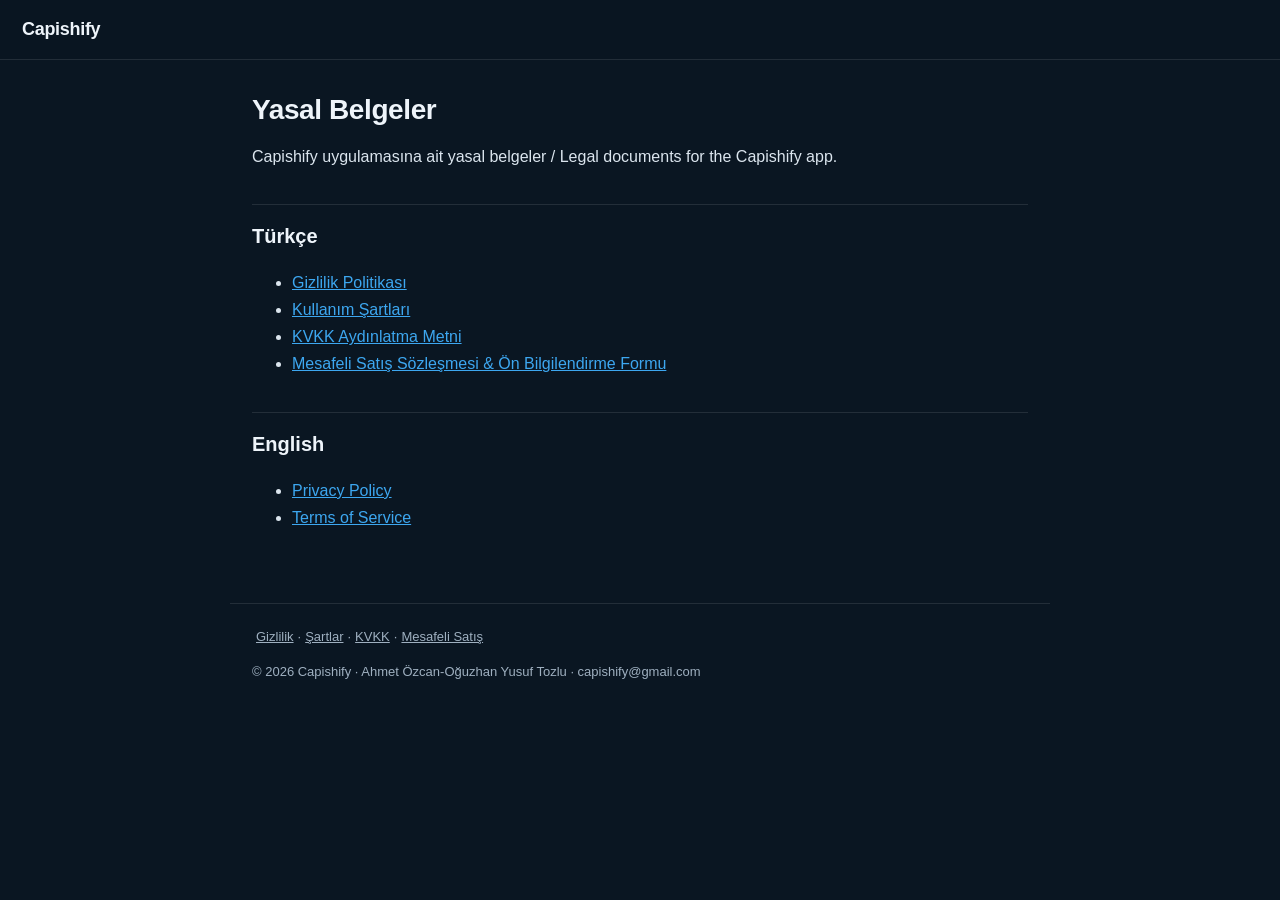
<file: index.html>
<!DOCTYPE html>
<html lang="tr">
<head>
  <meta charset="utf-8" />
  <meta name="viewport" content="width=device-width, initial-scale=1" />
  <title>Capishify — Yasal Belgeler</title>
  <link rel="stylesheet" href="/style.css" />
</head>
<body>
  <header class="site-header">
    <a class="brand" href="/">Capishify</a>
  </header>
  <main class="doc">
    <h1>Yasal Belgeler</h1>
    <p>Capishify uygulamasına ait yasal belgeler / Legal documents for the Capishify app.</p>

    <h2>Türkçe</h2>
    <ul>
      <li><a href="/privacy/">Gizlilik Politikası</a></li>
      <li><a href="/terms/">Kullanım Şartları</a></li>
      <li><a href="/kvkk/">KVKK Aydınlatma Metni</a></li>
      <li><a href="/mesafeli-satis/">Mesafeli Satış Sözleşmesi &amp; Ön Bilgilendirme Formu</a></li>
    </ul>

    <h2>English</h2>
    <ul>
      <li><a href="/privacy/en/">Privacy Policy</a></li>
      <li><a href="/terms/en/">Terms of Service</a></li>
    </ul>
  </main>
  <footer class="site-footer">
    <a href="/privacy/">Gizlilik</a>·<a href="/terms/">Şartlar</a>·<a href="/kvkk/">KVKK</a>·<a href="/mesafeli-satis/">Mesafeli Satış</a>
    <p>© 2026 Capishify · Ahmet Özcan-Oğuzhan Yusuf Tozlu · capishify@gmail.com</p>
  </footer>
</body>
</html>
</file>
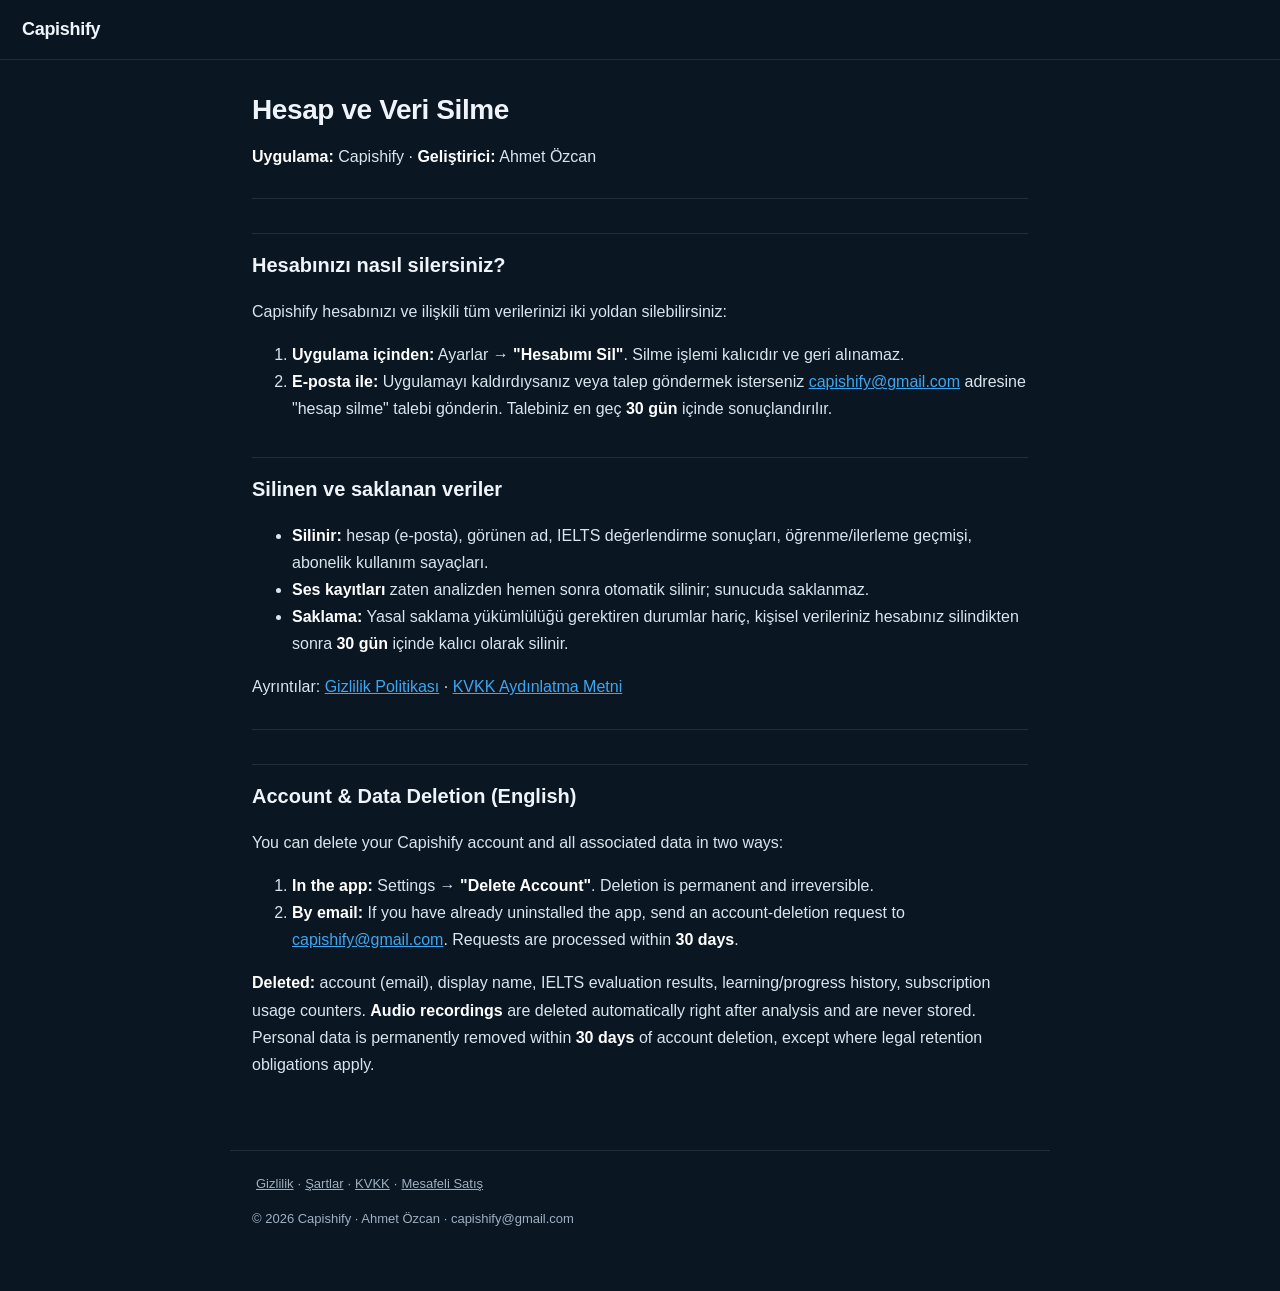
<file: account-deletion/index.html>
<!DOCTYPE html>
<html lang="tr">
<head>
  <meta charset="utf-8" />
  <meta name="viewport" content="width=device-width, initial-scale=1" />
  <title>Hesap ve Veri Silme — Capishify</title>
  <link rel="stylesheet" href="/style.css" />
</head>
<body>
  <header class="site-header">
    <a class="brand" href="/">Capishify</a>
  </header>
  <main class="doc">
    <h1>Hesap ve Veri Silme</h1>
    <p><strong>Uygulama:</strong> Capishify · <strong>Geliştirici:</strong> Ahmet Özcan</p>
    <hr />

    <h2>Hesabınızı nasıl silersiniz?</h2>
    <p>Capishify hesabınızı ve ilişkili tüm verilerinizi iki yoldan silebilirsiniz:</p>
    <ol>
      <li><strong>Uygulama içinden:</strong> Ayarlar → <strong>"Hesabımı Sil"</strong>. Silme işlemi kalıcıdır ve geri alınamaz.</li>
      <li><strong>E-posta ile:</strong> Uygulamayı kaldırdıysanız veya talep göndermek isterseniz <a href="mailto:capishify@gmail.com">capishify@gmail.com</a> adresine "hesap silme" talebi gönderin. Talebiniz en geç <strong>30 gün</strong> içinde sonuçlandırılır.</li>
    </ol>

    <h2>Silinen ve saklanan veriler</h2>
    <ul>
      <li><strong>Silinir:</strong> hesap (e-posta), görünen ad, IELTS değerlendirme sonuçları, öğrenme/ilerleme geçmişi, abonelik kullanım sayaçları.</li>
      <li><strong>Ses kayıtları</strong> zaten analizden hemen sonra otomatik silinir; sunucuda saklanmaz.</li>
      <li><strong>Saklama:</strong> Yasal saklama yükümlülüğü gerektiren durumlar hariç, kişisel verileriniz hesabınız silindikten sonra <strong>30 gün</strong> içinde kalıcı olarak silinir.</li>
    </ul>
    <p>Ayrıntılar: <a href="/privacy/">Gizlilik Politikası</a> · <a href="/kvkk/">KVKK Aydınlatma Metni</a></p>
    <hr />

    <h2>Account &amp; Data Deletion (English)</h2>
    <p>You can delete your Capishify account and all associated data in two ways:</p>
    <ol>
      <li><strong>In the app:</strong> Settings → <strong>"Delete Account"</strong>. Deletion is permanent and irreversible.</li>
      <li><strong>By email:</strong> If you have already uninstalled the app, send an account-deletion request to <a href="mailto:capishify@gmail.com">capishify@gmail.com</a>. Requests are processed within <strong>30 days</strong>.</li>
    </ol>
    <p><strong>Deleted:</strong> account (email), display name, IELTS evaluation results, learning/progress history, subscription usage counters. <strong>Audio recordings</strong> are deleted automatically right after analysis and are never stored. Personal data is permanently removed within <strong>30 days</strong> of account deletion, except where legal retention obligations apply.</p>
  </main>
  <footer class="site-footer">
    <a href="/privacy/">Gizlilik</a>·<a href="/terms/">Şartlar</a>·<a href="/kvkk/">KVKK</a>·<a href="/mesafeli-satis/">Mesafeli Satış</a>
    <p>© 2026 Capishify · Ahmet Özcan · capishify@gmail.com</p>
  </footer>
</body>
</html>
</file>
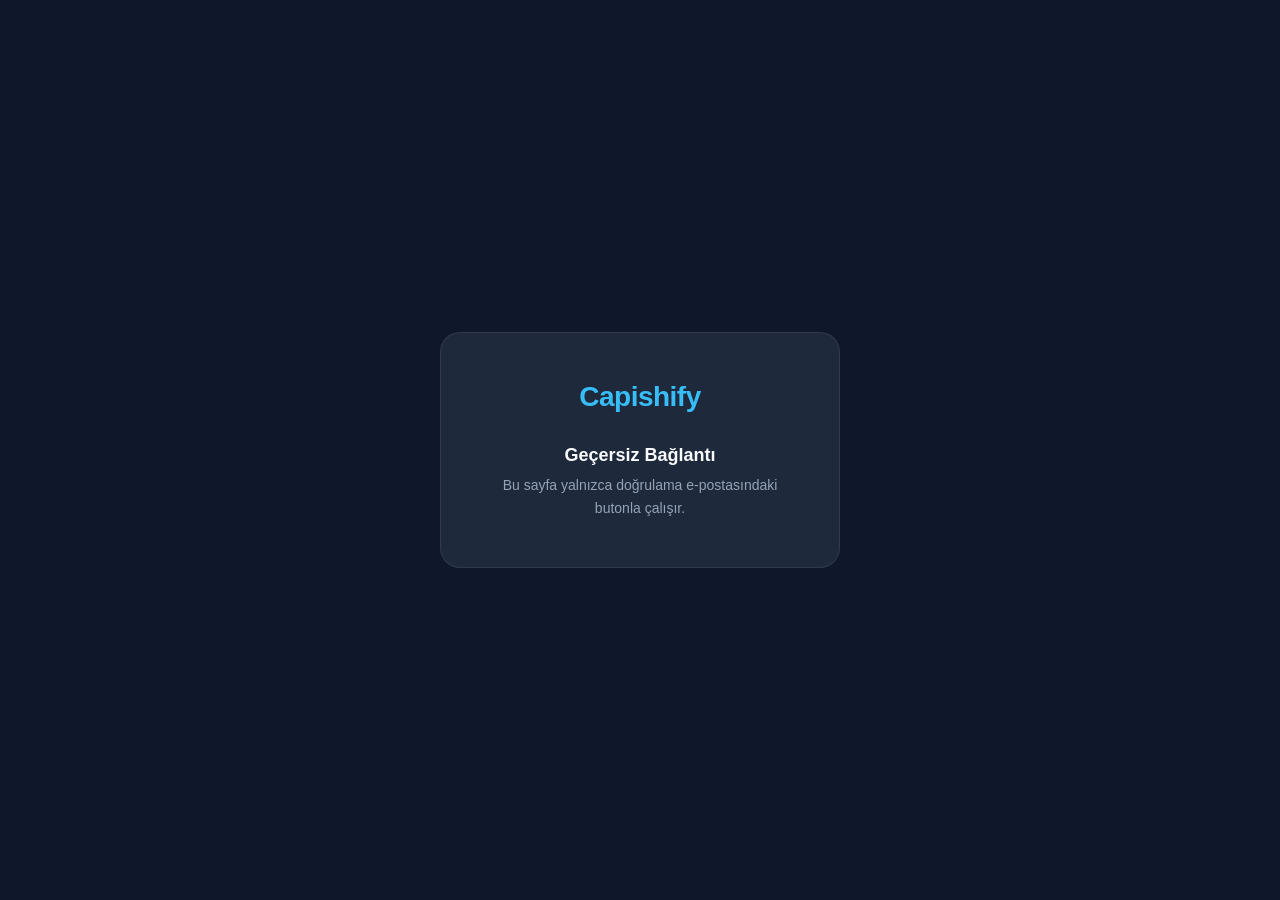
<file: auth-callback/index.html>
<!DOCTYPE html>
<html lang="tr">
<head>
  <meta charset="UTF-8" />
  <meta name="viewport" content="width=device-width, initial-scale=1.0" />
  <title>Capishify — Yönlendiriliyor</title>
  <style>
    * { margin: 0; padding: 0; box-sizing: border-box; }
    body {
      background: #0F172A;
      color: #F8FAFC;
      font-family: -apple-system, BlinkMacSystemFont, 'Segoe UI', sans-serif;
      min-height: 100vh;
      display: flex;
      align-items: center;
      justify-content: center;
    }
    .card {
      background: #1E293B;
      border: 1px solid rgba(255,255,255,0.08);
      border-radius: 20px;
      padding: 48px 40px;
      text-align: center;
      max-width: 400px;
      width: 90%;
    }
    .logo { font-size: 28px; font-weight: 800; color: #38BDF8; margin-bottom: 32px; letter-spacing: -0.5px; }
    .spinner {
      width: 48px; height: 48px;
      border: 3px solid rgba(56,189,248,0.2);
      border-top-color: #38BDF8;
      border-radius: 50%;
      animation: spin 0.8s linear infinite;
      margin: 0 auto 24px;
    }
    @keyframes spin { to { transform: rotate(360deg); } }
    .status { font-size: 18px; font-weight: 700; color: #F8FAFC; margin-bottom: 8px; }
    .sub { font-size: 14px; color: #94A3B8; line-height: 1.6; }
    .success-icon { font-size: 48px; margin-bottom: 16px; display: none; }
    .error-msg { color: #EF4444; font-size: 14px; margin-top: 16px; display: none; }
    .store-btn {
      display: inline-block;
      margin-top: 24px;
      padding: 12px 28px;
      background: linear-gradient(135deg,#38BDF8,#0EA5E9);
      color: #0F172A;
      font-weight: 700;
      font-size: 15px;
      border-radius: 12px;
      text-decoration: none;
      display: none;
    }
  </style>
</head>
<body>
  <div class="card">
    <div class="logo">Capishify</div>
    <div class="success-icon" id="successIcon">✅</div>
    <div class="spinner" id="spinner"></div>
    <div class="status" id="statusText">Doğrulanıyor...</div>
    <div class="sub" id="subText">Hesabın doğrulanıyor, bir saniye bekle.</div>
    <div class="error-msg" id="errorMsg"></div>
    <a class="store-btn" id="storeBtn" href="https://play.google.com/store/apps/details?id=com.capishify">Google Play'den İndir</a>
  </div>

  <script>
    (function () {
      var hash = window.location.hash;
      var params = new URLSearchParams(hash.slice(1));
      var errorCode = params.get('error_code') || params.get('error');
      var errorDesc = params.get('error_description');
      var type = params.get('type');

      if (errorCode) {
        document.getElementById('spinner').style.display = 'none';
        document.getElementById('statusText').textContent = 'Bir sorun oluştu';
        document.getElementById('subText').textContent = 'Bu bağlantı geçersiz veya süresi dolmuş olabilir.';
        var errEl = document.getElementById('errorMsg');
        errEl.textContent = decodeURIComponent((errorDesc || errorCode).replace(/\+/g, ' '));
        errEl.style.display = 'block';
        return;
      }

      if (hash && (params.get('access_token') || params.get('token_hash'))) {
        if (type === 'recovery') {
          var isMobile = /Android|iPhone|iPad|iPod/i.test(navigator.userAgent);
          if (!isMobile) {
            // Masaüstü → direkt web şifre sıfırlama sayfasına yönlendir
            window.location.href = '/reset-password' + hash;
          } else {
            // Mobil: önce uygulamayı aç
            window.location.href = 'capishify://auth-callback' + hash;
            setTimeout(function () {
              // Hâlâ buradaysak uygulama yüklü değil → mağazaya yönlendir
              document.getElementById('spinner').style.display = 'none';
              document.getElementById('successIcon').style.display = 'block';
              document.getElementById('statusText').textContent = 'Uygulamayı İndir';
              document.getElementById('subText').textContent =
                'Şifreni sıfırlamak için önce Capishify uygulamasını indir.';
              document.getElementById('storeBtn').style.display = 'inline-block';
            }, 2000);
          }
        } else {
          // Diğer tipler (signup, magiclink, email_change, invite) → uygulamaya aç
          window.location.href = 'capishify://auth-callback' + hash;

          setTimeout(function () {
            document.getElementById('spinner').style.display = 'none';
            document.getElementById('successIcon').style.display = 'block';
            document.getElementById('statusText').textContent = 'Uygulama açılıyor!';
            document.getElementById('subText').textContent =
              'Capishify uygulaması açılmadıysa aşağıdan indirebilirsin.';
            document.getElementById('storeBtn').style.display = 'inline-block';
          }, 2000);
        }
      } else {
        // Token yok — direkt ziyaret
        document.getElementById('spinner').style.display = 'none';
        document.getElementById('statusText').textContent = 'Geçersiz Bağlantı';
        document.getElementById('subText').textContent =
          'Bu sayfa yalnızca doğrulama e-postasındaki butonla çalışır.';
      }
    })();
  </script>
</body>
</html>
</file>
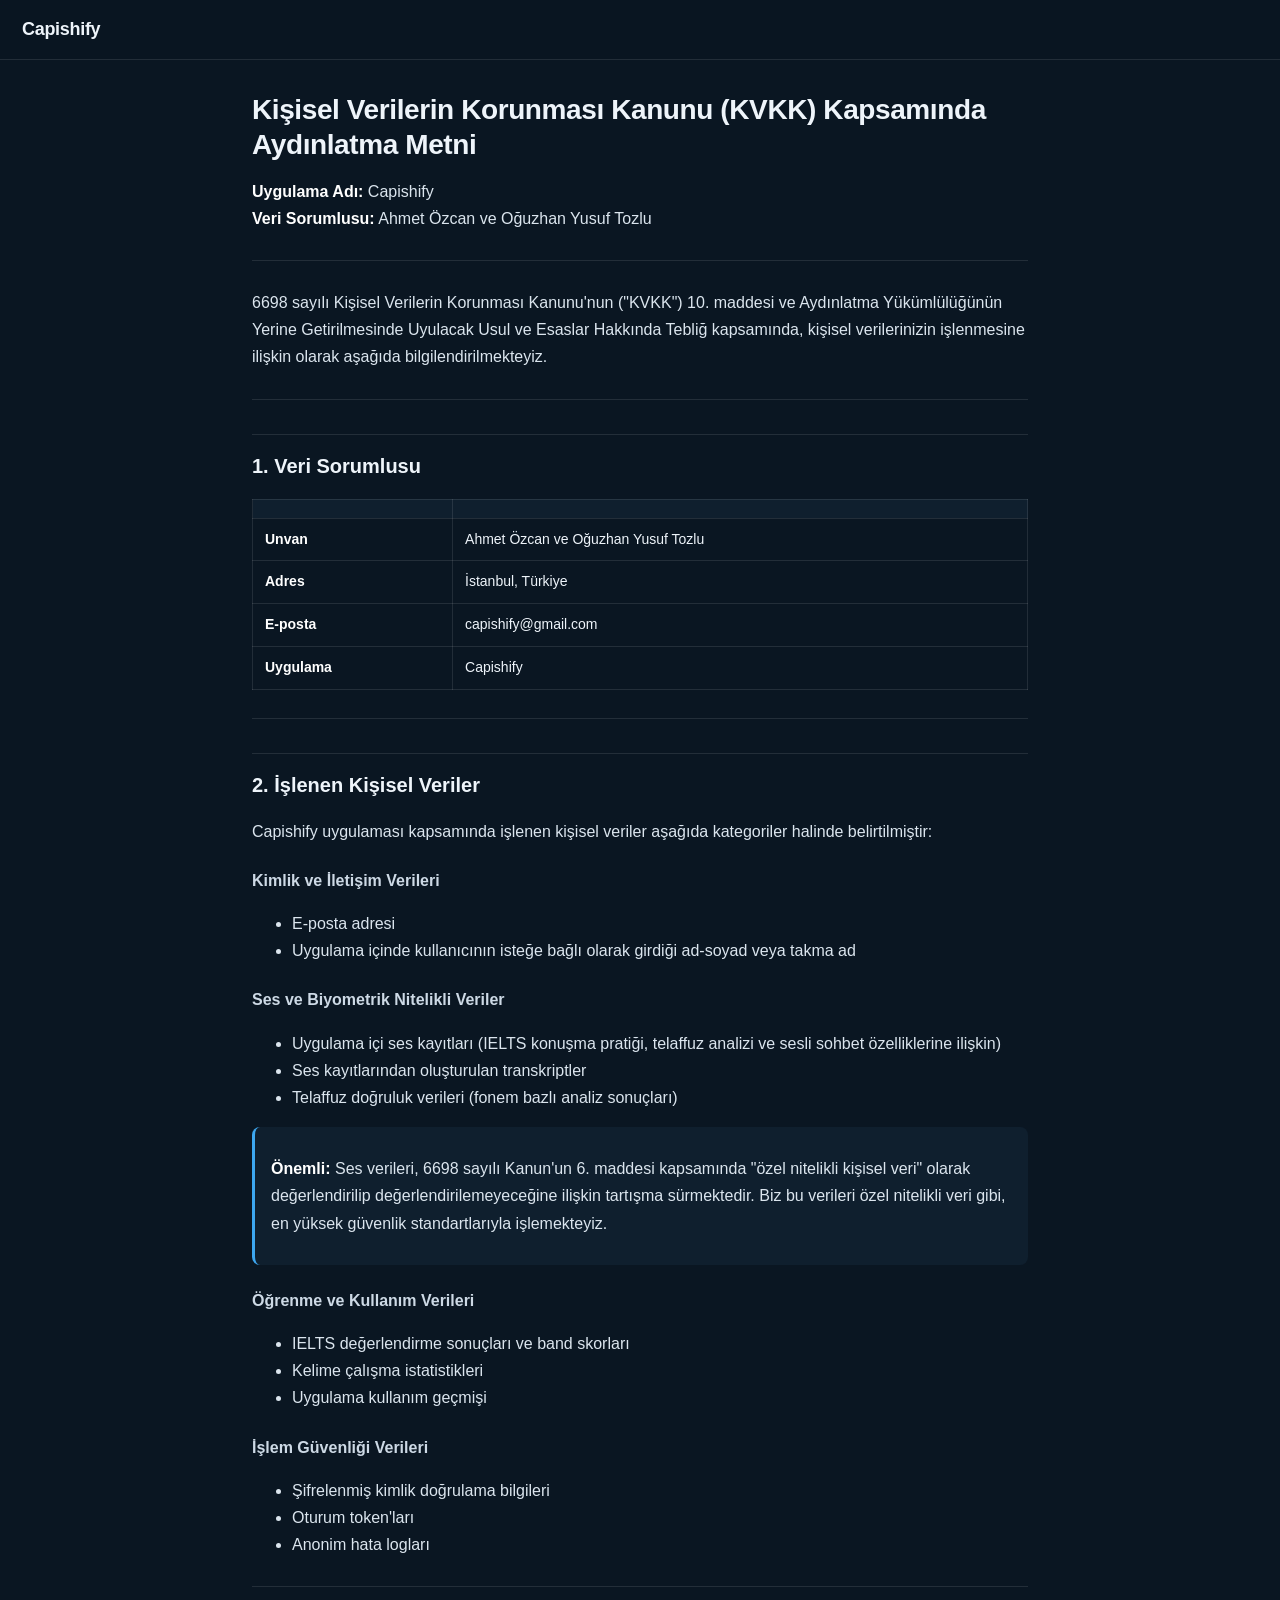
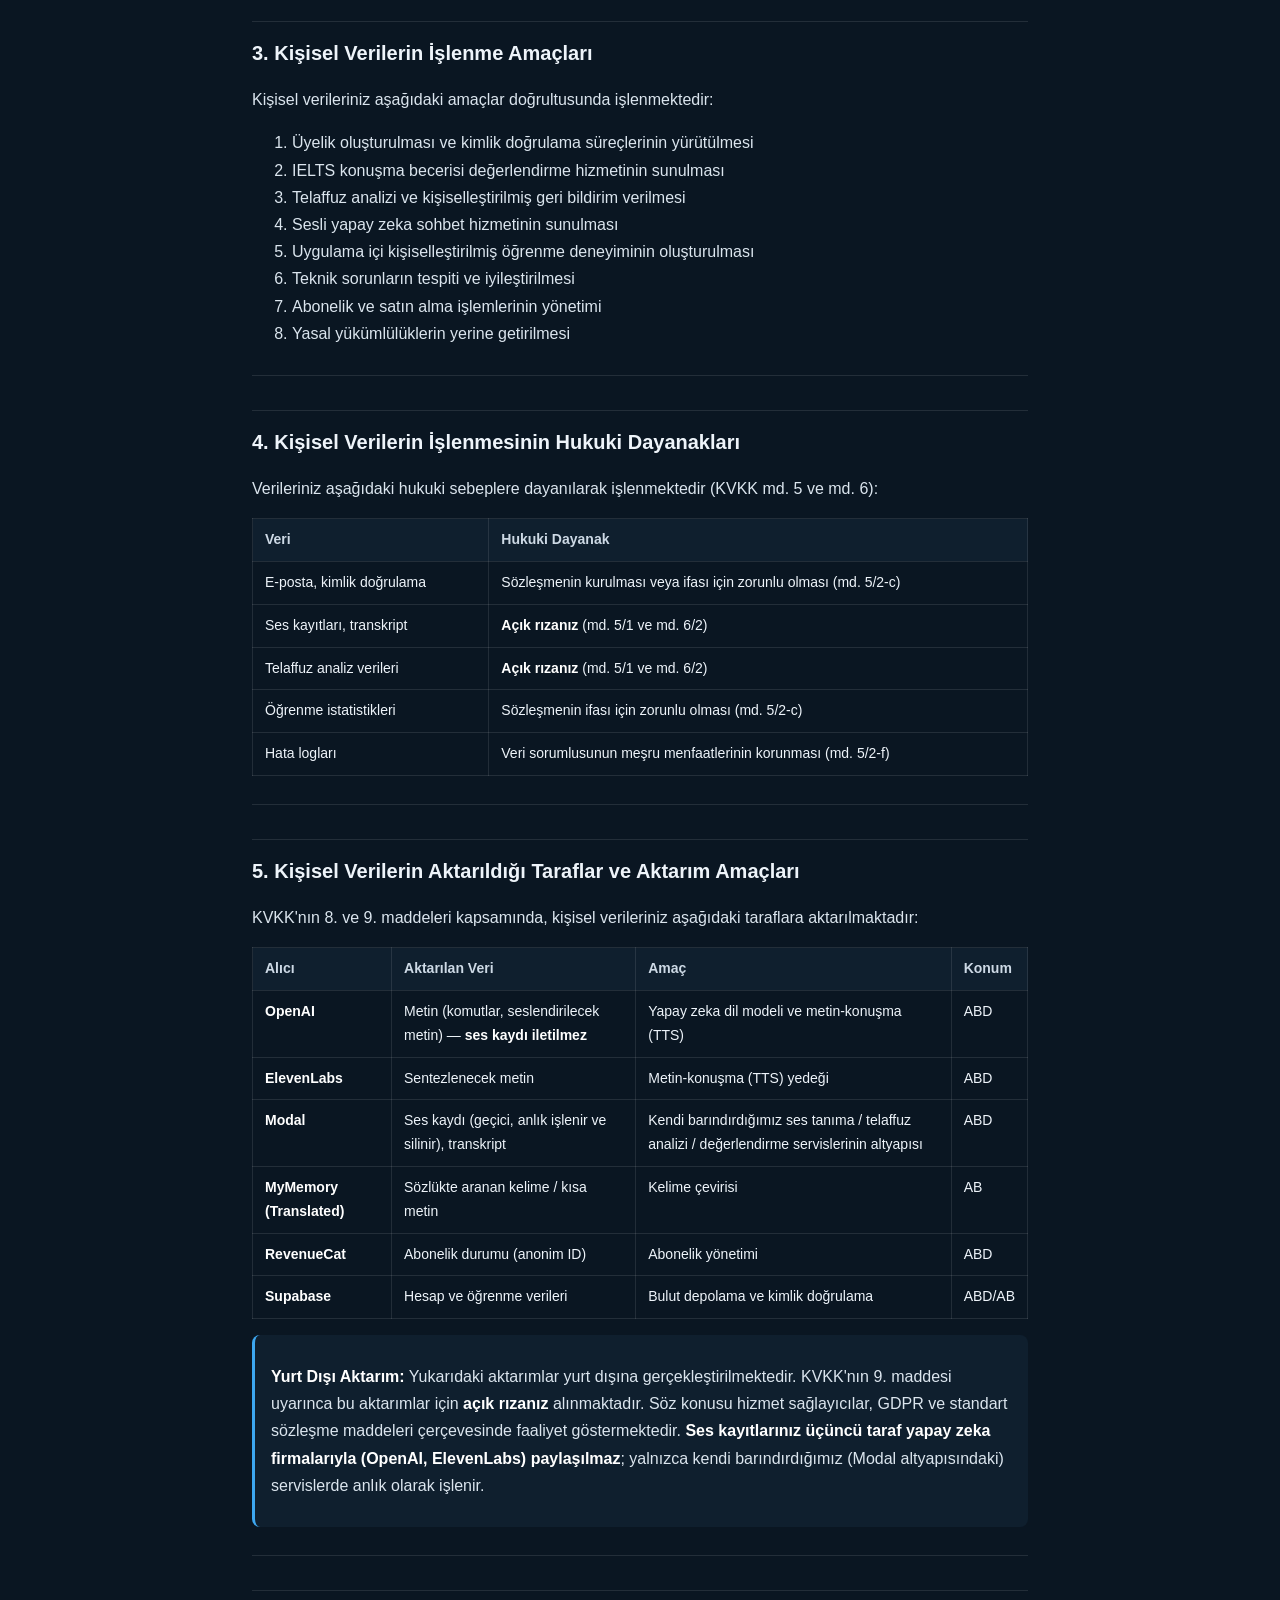
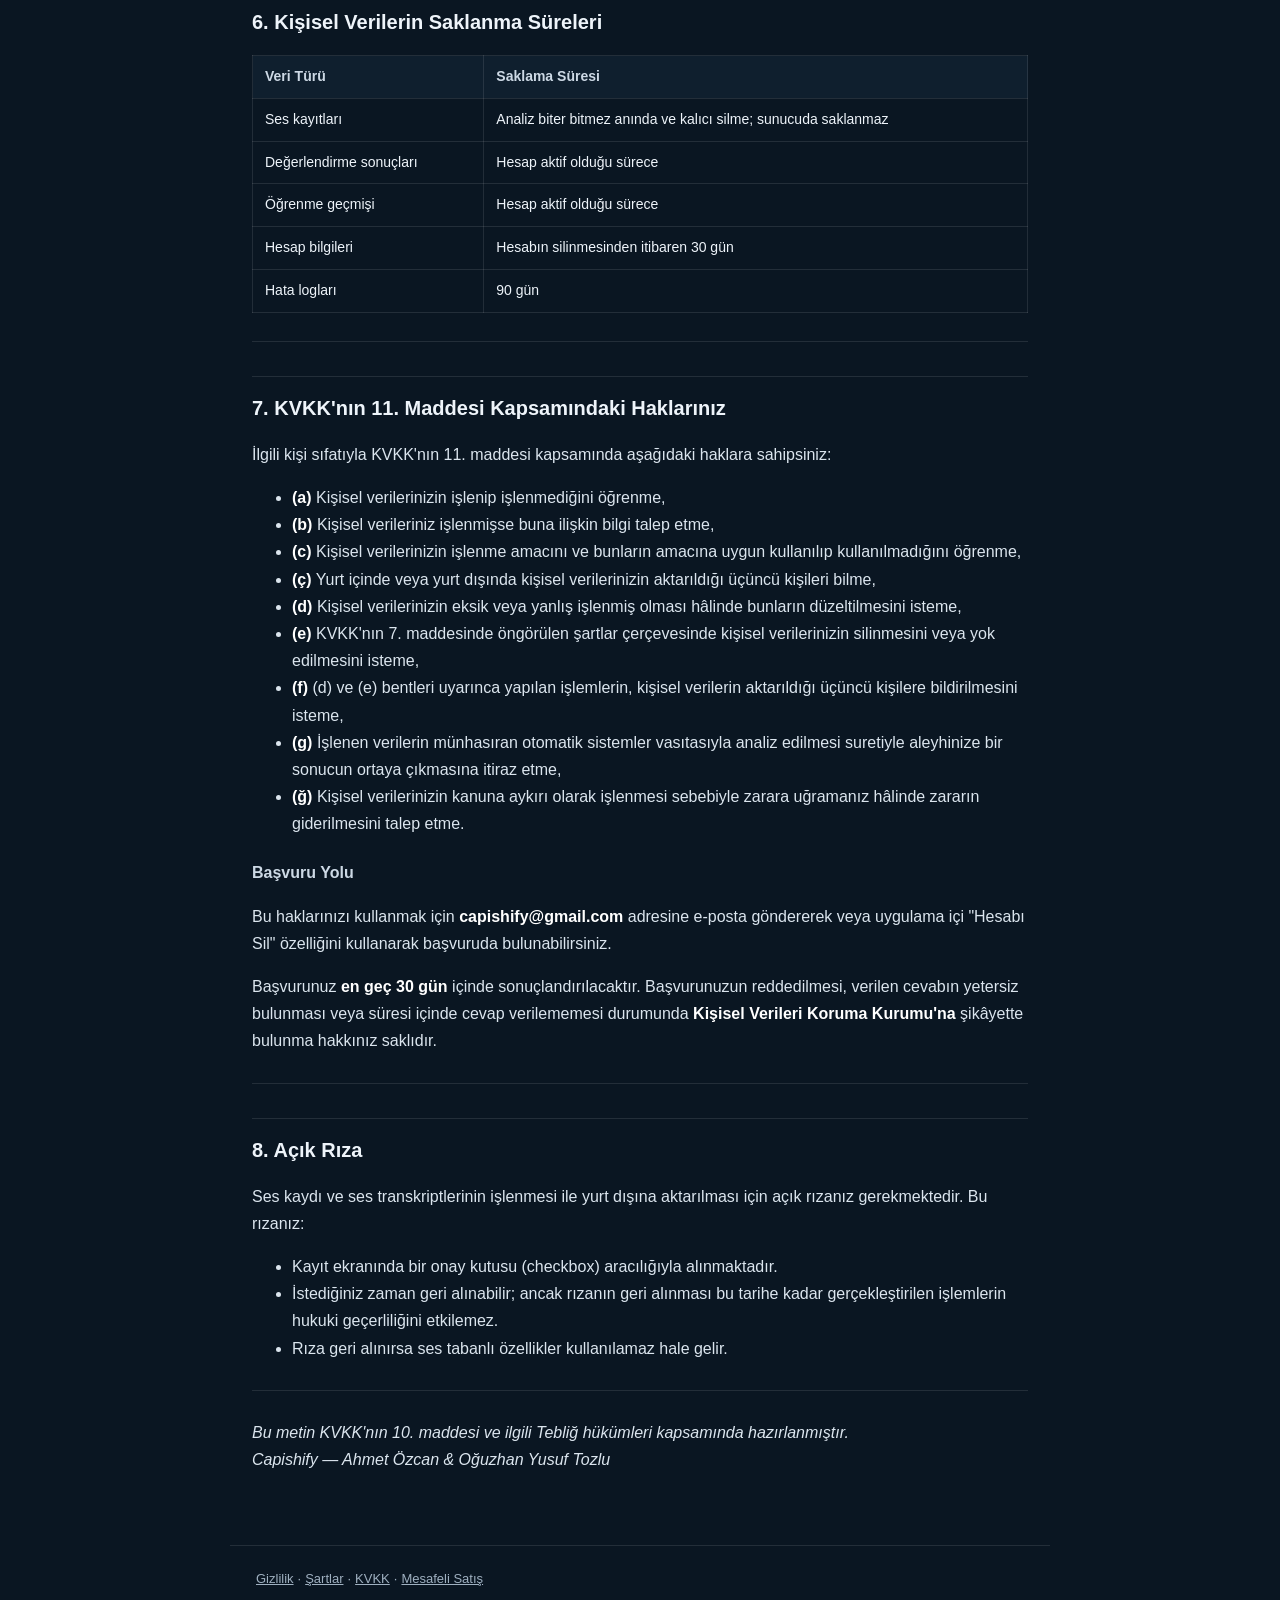
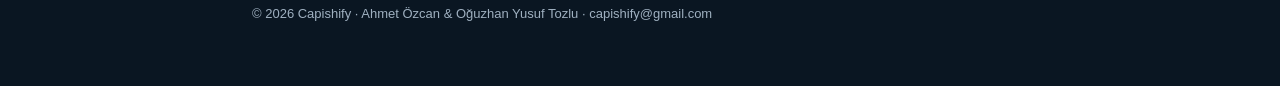
<file: kvkk/index.html>
<!DOCTYPE html>
<html lang="tr">
<head>
  <meta charset="utf-8" />
  <meta name="viewport" content="width=device-width, initial-scale=1" />
  <title>KVKK Aydınlatma Metni — Capishify</title>
  <link rel="stylesheet" href="/style.css" />
</head>
<body>
  <header class="site-header">
    <a class="brand" href="/">Capishify</a>
  </header>
  <main class="doc">
<h1>Kişisel Verilerin Korunması Kanunu (KVKK) Kapsamında Aydınlatma Metni</h1>
<p><strong>Uygulama Adı:</strong> Capishify<br />
<strong>Veri Sorumlusu:</strong> Ahmet Özcan ve Oğuzhan Yusuf Tozlu</p>
<hr />
<p>6698 sayılı Kişisel Verilerin Korunması Kanunu'nun ("KVKK") 10. maddesi ve Aydınlatma Yükümlülüğünün Yerine Getirilmesinde Uyulacak Usul ve Esaslar Hakkında Tebliğ kapsamında, kişisel verilerinizin işlenmesine ilişkin olarak aşağıda bilgilendirilmekteyiz.</p>
<hr />
<h2>1. Veri Sorumlusu</h2>
<table>
<thead>
<tr><th></th><th></th></tr>
</thead>
<tbody>
<tr><td><strong>Unvan</strong></td><td>Ahmet Özcan ve Oğuzhan Yusuf Tozlu</td></tr>
<tr><td><strong>Adres</strong></td><td>İstanbul, Türkiye</td></tr>
<tr><td><strong>E-posta</strong></td><td>capishify@gmail.com</td></tr>
<tr><td><strong>Uygulama</strong></td><td>Capishify</td></tr>
</tbody>
</table>
<hr />
<h2>2. İşlenen Kişisel Veriler</h2>
<p>Capishify uygulaması kapsamında işlenen kişisel veriler aşağıda kategoriler halinde belirtilmiştir:</p>
<h3>Kimlik ve İletişim Verileri</h3>
<ul>
<li>E-posta adresi</li>
<li>Uygulama içinde kullanıcının isteğe bağlı olarak girdiği ad-soyad veya takma ad</li>
</ul>
<h3>Ses ve Biyometrik Nitelikli Veriler</h3>
<ul>
<li>Uygulama içi ses kayıtları (IELTS konuşma pratiği, telaffuz analizi ve sesli sohbet özelliklerine ilişkin)</li>
<li>Ses kayıtlarından oluşturulan transkriptler</li>
<li>Telaffuz doğruluk verileri (fonem bazlı analiz sonuçları)</li>
</ul>
<blockquote>
<p><strong>Önemli:</strong> Ses verileri, 6698 sayılı Kanun'un 6. maddesi kapsamında "özel nitelikli kişisel veri" olarak değerlendirilip değerlendirilemeyeceğine ilişkin tartışma sürmektedir. Biz bu verileri özel nitelikli veri gibi, en yüksek güvenlik standartlarıyla işlemekteyiz.</p>
</blockquote>
<h3>Öğrenme ve Kullanım Verileri</h3>
<ul>
<li>IELTS değerlendirme sonuçları ve band skorları</li>
<li>Kelime çalışma istatistikleri</li>
<li>Uygulama kullanım geçmişi</li>
</ul>
<h3>İşlem Güvenliği Verileri</h3>
<ul>
<li>Şifrelenmiş kimlik doğrulama bilgileri</li>
<li>Oturum token'ları</li>
<li>Anonim hata logları</li>
</ul>
<hr />
<h2>3. Kişisel Verilerin İşlenme Amaçları</h2>
<p>Kişisel verileriniz aşağıdaki amaçlar doğrultusunda işlenmektedir:</p>
<ol>
<li>Üyelik oluşturulması ve kimlik doğrulama süreçlerinin yürütülmesi</li>
<li>IELTS konuşma becerisi değerlendirme hizmetinin sunulması</li>
<li>Telaffuz analizi ve kişiselleştirilmiş geri bildirim verilmesi</li>
<li>Sesli yapay zeka sohbet hizmetinin sunulması</li>
<li>Uygulama içi kişiselleştirilmiş öğrenme deneyiminin oluşturulması</li>
<li>Teknik sorunların tespiti ve iyileştirilmesi</li>
<li>Abonelik ve satın alma işlemlerinin yönetimi</li>
<li>Yasal yükümlülüklerin yerine getirilmesi</li>
</ol>
<hr />
<h2>4. Kişisel Verilerin İşlenmesinin Hukuki Dayanakları</h2>
<p>Verileriniz aşağıdaki hukuki sebeplere dayanılarak işlenmektedir (KVKK md. 5 ve md. 6):</p>
<table>
<thead>
<tr><th>Veri</th><th>Hukuki Dayanak</th></tr>
</thead>
<tbody>
<tr><td>E-posta, kimlik doğrulama</td><td>Sözleşmenin kurulması veya ifası için zorunlu olması (md. 5/2-c)</td></tr>
<tr><td>Ses kayıtları, transkript</td><td><strong>Açık rızanız</strong> (md. 5/1 ve md. 6/2)</td></tr>
<tr><td>Telaffuz analiz verileri</td><td><strong>Açık rızanız</strong> (md. 5/1 ve md. 6/2)</td></tr>
<tr><td>Öğrenme istatistikleri</td><td>Sözleşmenin ifası için zorunlu olması (md. 5/2-c)</td></tr>
<tr><td>Hata logları</td><td>Veri sorumlusunun meşru menfaatlerinin korunması (md. 5/2-f)</td></tr>
</tbody>
</table>
<hr />
<h2>5. Kişisel Verilerin Aktarıldığı Taraflar ve Aktarım Amaçları</h2>
<p>KVKK'nın 8. ve 9. maddeleri kapsamında, kişisel verileriniz aşağıdaki taraflara aktarılmaktadır:</p>
<table>
<thead>
<tr><th>Alıcı</th><th>Aktarılan Veri</th><th>Amaç</th><th>Konum</th></tr>
</thead>
<tbody>
<tr><td><strong>OpenAI</strong></td><td>Metin (komutlar, seslendirilecek metin) — <strong>ses kaydı iletilmez</strong></td><td>Yapay zeka dil modeli ve metin-konuşma (TTS)</td><td>ABD</td></tr>
<tr><td><strong>ElevenLabs</strong></td><td>Sentezlenecek metin</td><td>Metin-konuşma (TTS) yedeği</td><td>ABD</td></tr>
<tr><td><strong>Modal</strong></td><td>Ses kaydı (geçici, anlık işlenir ve silinir), transkript</td><td>Kendi barındırdığımız ses tanıma / telaffuz analizi / değerlendirme servislerinin altyapısı</td><td>ABD</td></tr>
<tr><td><strong>MyMemory (Translated)</strong></td><td>Sözlükte aranan kelime / kısa metin</td><td>Kelime çevirisi</td><td>AB</td></tr>
<tr><td><strong>RevenueCat</strong></td><td>Abonelik durumu (anonim ID)</td><td>Abonelik yönetimi</td><td>ABD</td></tr>
<tr><td><strong>Supabase</strong></td><td>Hesap ve öğrenme verileri</td><td>Bulut depolama ve kimlik doğrulama</td><td>ABD/AB</td></tr>
</tbody>
</table>
<blockquote>
<p><strong>Yurt Dışı Aktarım:</strong> Yukarıdaki aktarımlar yurt dışına gerçekleştirilmektedir. KVKK'nın 9. maddesi uyarınca bu aktarımlar için <strong>açık rızanız</strong> alınmaktadır. Söz konusu hizmet sağlayıcılar, GDPR ve standart sözleşme maddeleri çerçevesinde faaliyet göstermektedir. <strong>Ses kayıtlarınız üçüncü taraf yapay zeka firmalarıyla (OpenAI, ElevenLabs) paylaşılmaz</strong>; yalnızca kendi barındırdığımız (Modal altyapısındaki) servislerde anlık olarak işlenir.</p>
</blockquote>
<hr />
<h2>6. Kişisel Verilerin Saklanma Süreleri</h2>
<table>
<thead>
<tr><th>Veri Türü</th><th>Saklama Süresi</th></tr>
</thead>
<tbody>
<tr><td>Ses kayıtları</td><td>Analiz biter bitmez anında ve kalıcı silme; sunucuda saklanmaz</td></tr>
<tr><td>Değerlendirme sonuçları</td><td>Hesap aktif olduğu sürece</td></tr>
<tr><td>Öğrenme geçmişi</td><td>Hesap aktif olduğu sürece</td></tr>
<tr><td>Hesap bilgileri</td><td>Hesabın silinmesinden itibaren 30 gün</td></tr>
<tr><td>Hata logları</td><td>90 gün</td></tr>
</tbody>
</table>
<hr />
<h2>7. KVKK'nın 11. Maddesi Kapsamındaki Haklarınız</h2>
<p>İlgili kişi sıfatıyla KVKK'nın 11. maddesi kapsamında aşağıdaki haklara sahipsiniz:</p>
<ul>
<li><strong>(a)</strong> Kişisel verilerinizin işlenip işlenmediğini öğrenme,</li>
<li><strong>(b)</strong> Kişisel verileriniz işlenmişse buna ilişkin bilgi talep etme,</li>
<li><strong>(c)</strong> Kişisel verilerinizin işlenme amacını ve bunların amacına uygun kullanılıp kullanılmadığını öğrenme,</li>
<li><strong>(ç)</strong> Yurt içinde veya yurt dışında kişisel verilerinizin aktarıldığı üçüncü kişileri bilme,</li>
<li><strong>(d)</strong> Kişisel verilerinizin eksik veya yanlış işlenmiş olması hâlinde bunların düzeltilmesini isteme,</li>
<li><strong>(e)</strong> KVKK'nın 7. maddesinde öngörülen şartlar çerçevesinde kişisel verilerinizin silinmesini veya yok edilmesini isteme,</li>
<li><strong>(f)</strong> (d) ve (e) bentleri uyarınca yapılan işlemlerin, kişisel verilerin aktarıldığı üçüncü kişilere bildirilmesini isteme,</li>
<li><strong>(g)</strong> İşlenen verilerin münhasıran otomatik sistemler vasıtasıyla analiz edilmesi suretiyle aleyhinize bir sonucun ortaya çıkmasına itiraz etme,</li>
<li><strong>(ğ)</strong> Kişisel verilerinizin kanuna aykırı olarak işlenmesi sebebiyle zarara uğramanız hâlinde zararın giderilmesini talep etme.</li>
</ul>
<h3>Başvuru Yolu</h3>
<p>Bu haklarınızı kullanmak için <strong>capishify@gmail.com</strong> adresine e-posta göndererek veya uygulama içi "Hesabı Sil" özelliğini kullanarak başvuruda bulunabilirsiniz.</p>
<p>Başvurunuz <strong>en geç 30 gün</strong> içinde sonuçlandırılacaktır. Başvurunuzun reddedilmesi, verilen cevabın yetersiz bulunması veya süresi içinde cevap verilememesi durumunda <strong>Kişisel Verileri Koruma Kurumu'na</strong> şikâyette bulunma hakkınız saklıdır.</p>
<hr />
<h2>8. Açık Rıza</h2>
<p>Ses kaydı ve ses transkriptlerinin işlenmesi ile yurt dışına aktarılması için açık rızanız gerekmektedir. Bu rızanız:</p>
<ul>
<li>Kayıt ekranında bir onay kutusu (checkbox) aracılığıyla alınmaktadır.</li>
<li>İstediğiniz zaman geri alınabilir; ancak rızanın geri alınması bu tarihe kadar gerçekleştirilen işlemlerin hukuki geçerliliğini etkilemez.</li>
<li>Rıza geri alınırsa ses tabanlı özellikler kullanılamaz hale gelir.</li>
</ul>
<hr />
<p><em>Bu metin KVKK'nın 10. maddesi ve ilgili Tebliğ hükümleri kapsamında hazırlanmıştır.</em><br />
<em>Capishify — Ahmet Özcan &amp; Oğuzhan Yusuf Tozlu</em></p>
  </main>
  <footer class="site-footer">
    <a href="/privacy/">Gizlilik</a>·<a href="/terms/">Şartlar</a>·<a href="/kvkk/">KVKK</a>·<a href="/mesafeli-satis/">Mesafeli Satış</a>
    <p>© 2026 Capishify · Ahmet Özcan &amp; Oğuzhan Yusuf Tozlu · capishify@gmail.com</p>
  </footer>
</body>
</html>
</file>
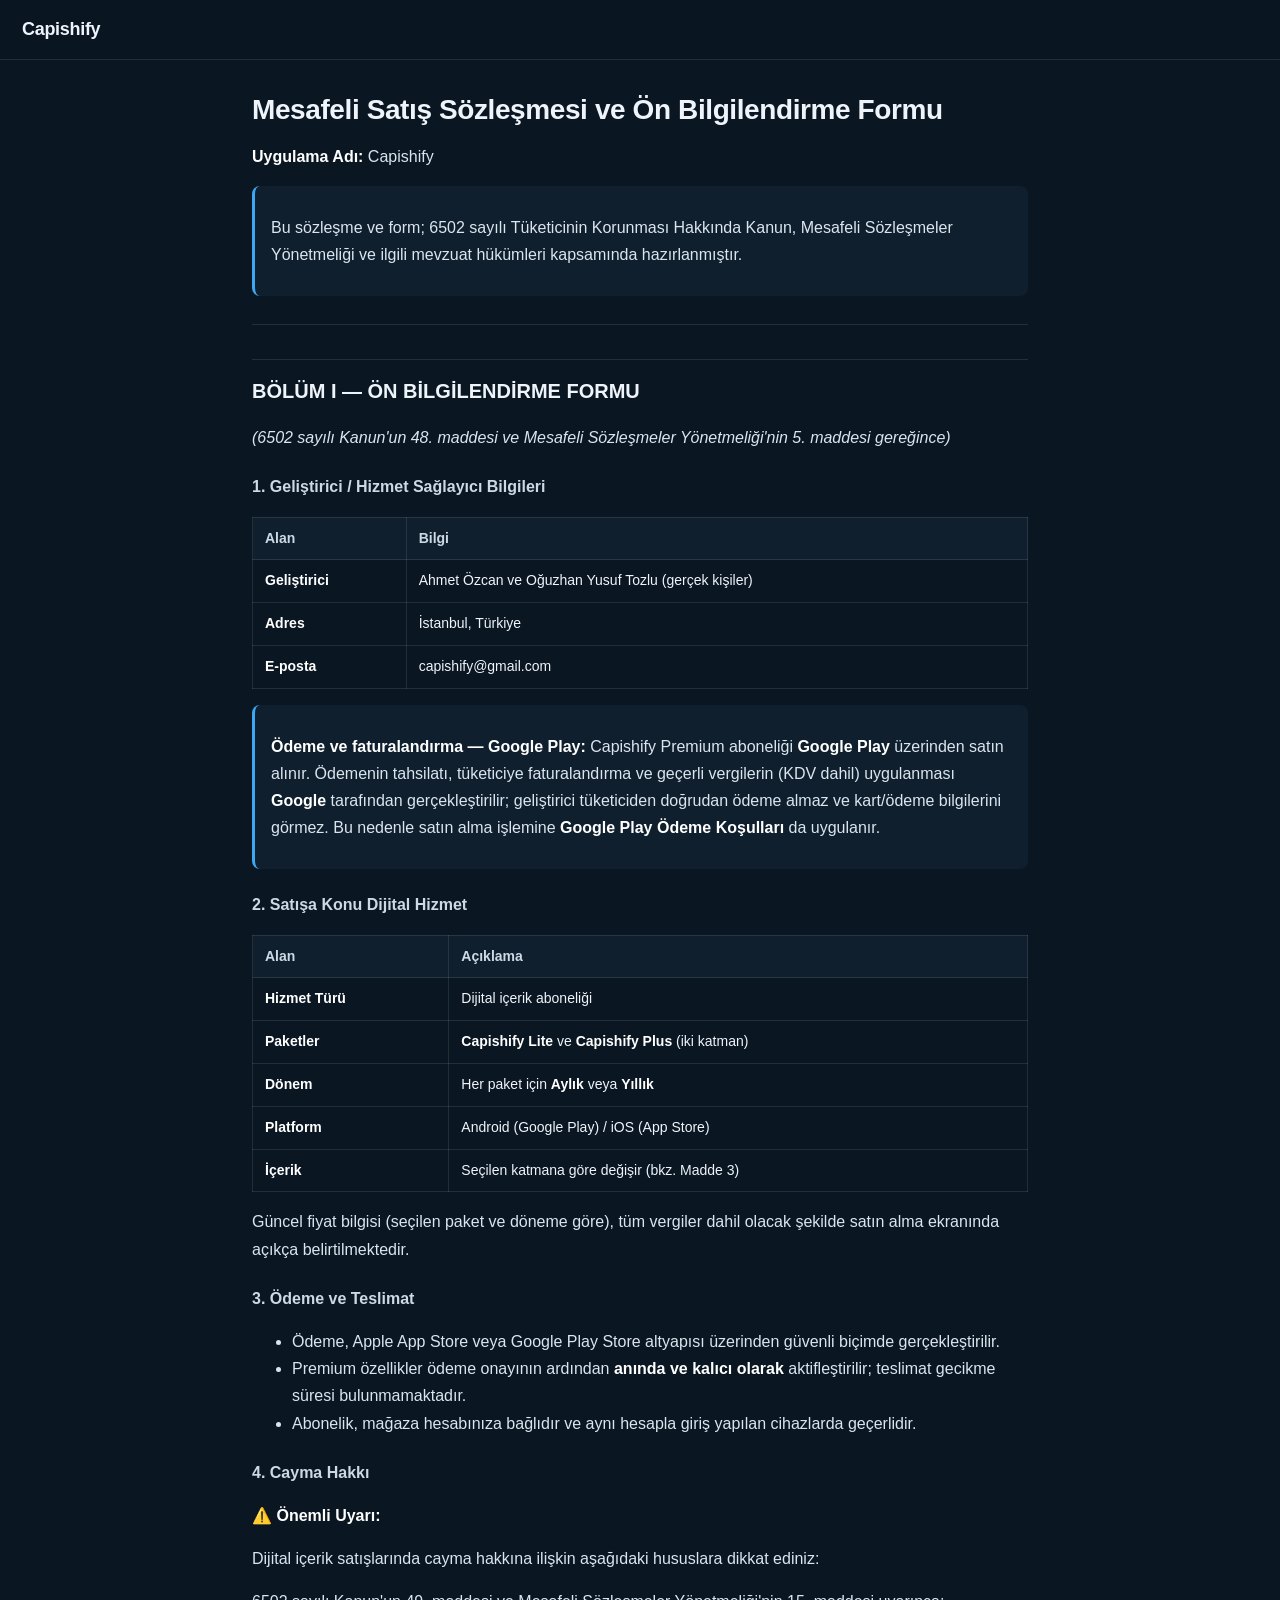
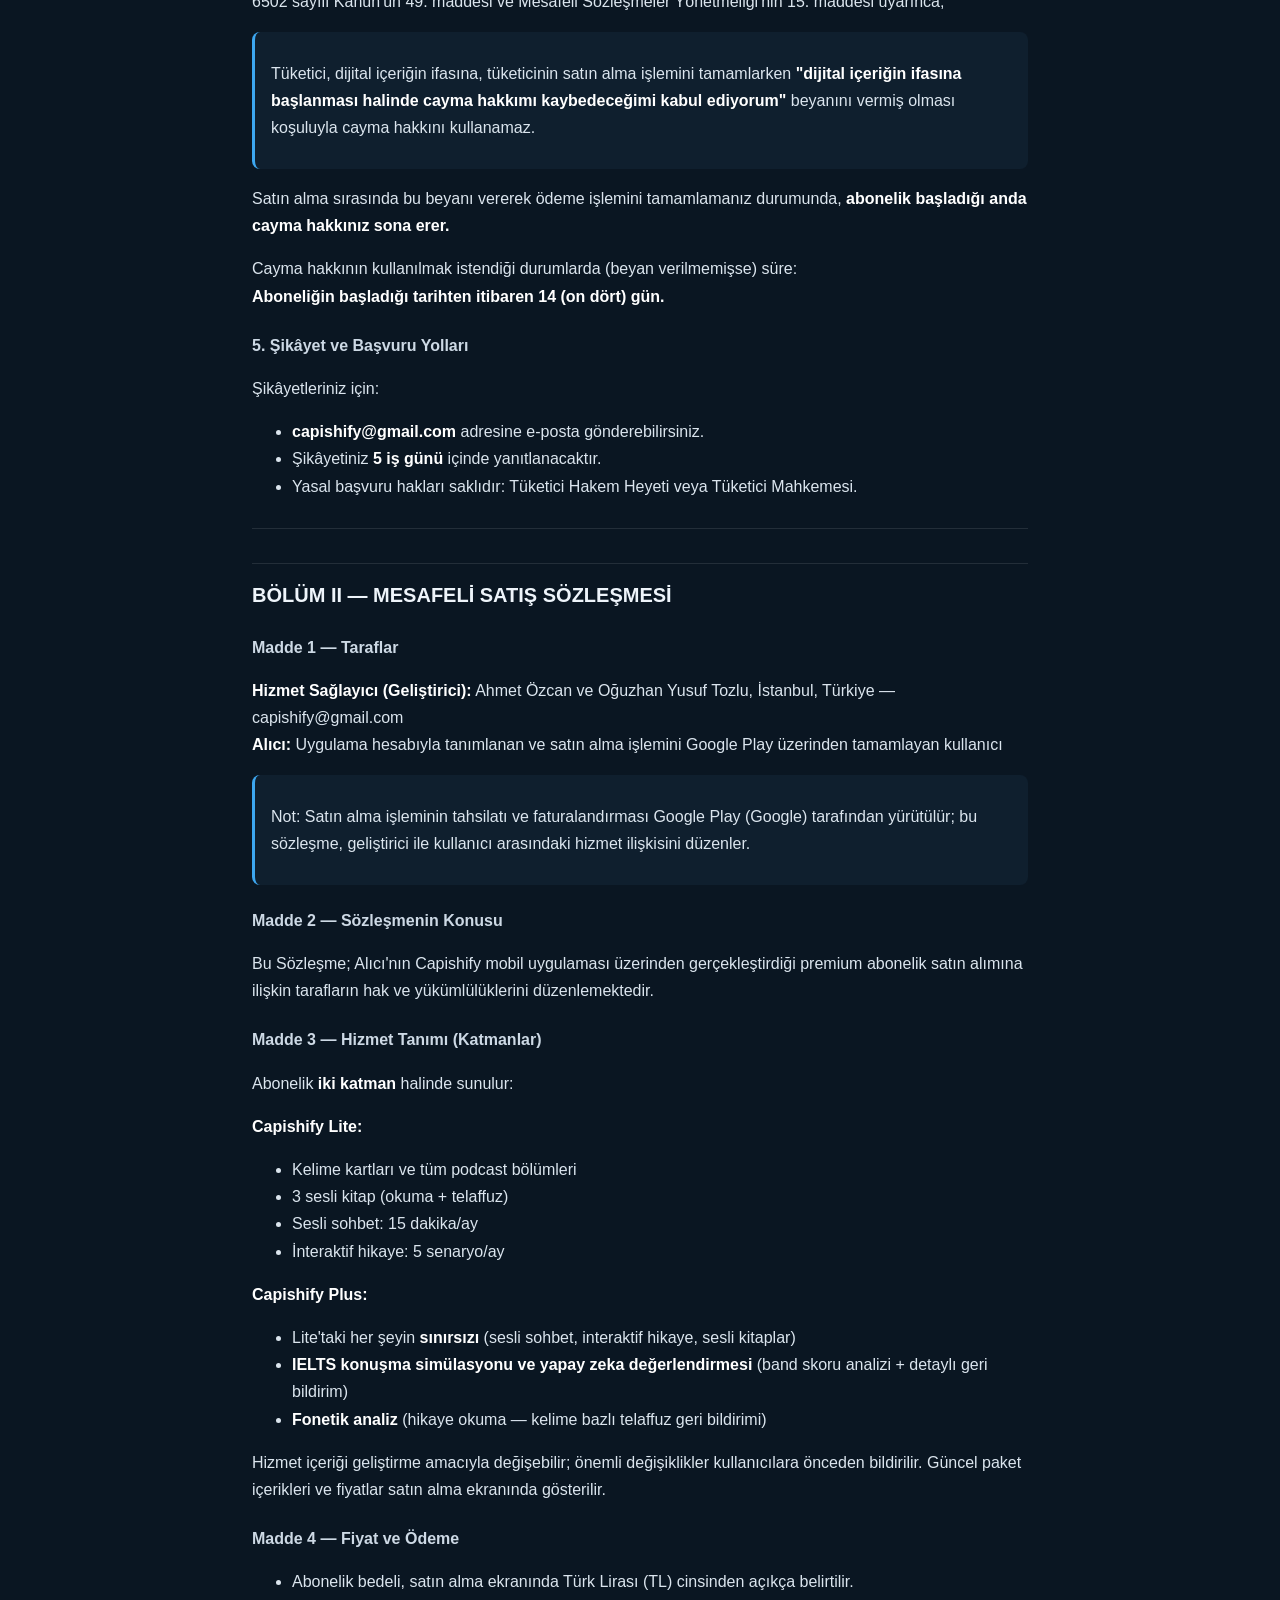
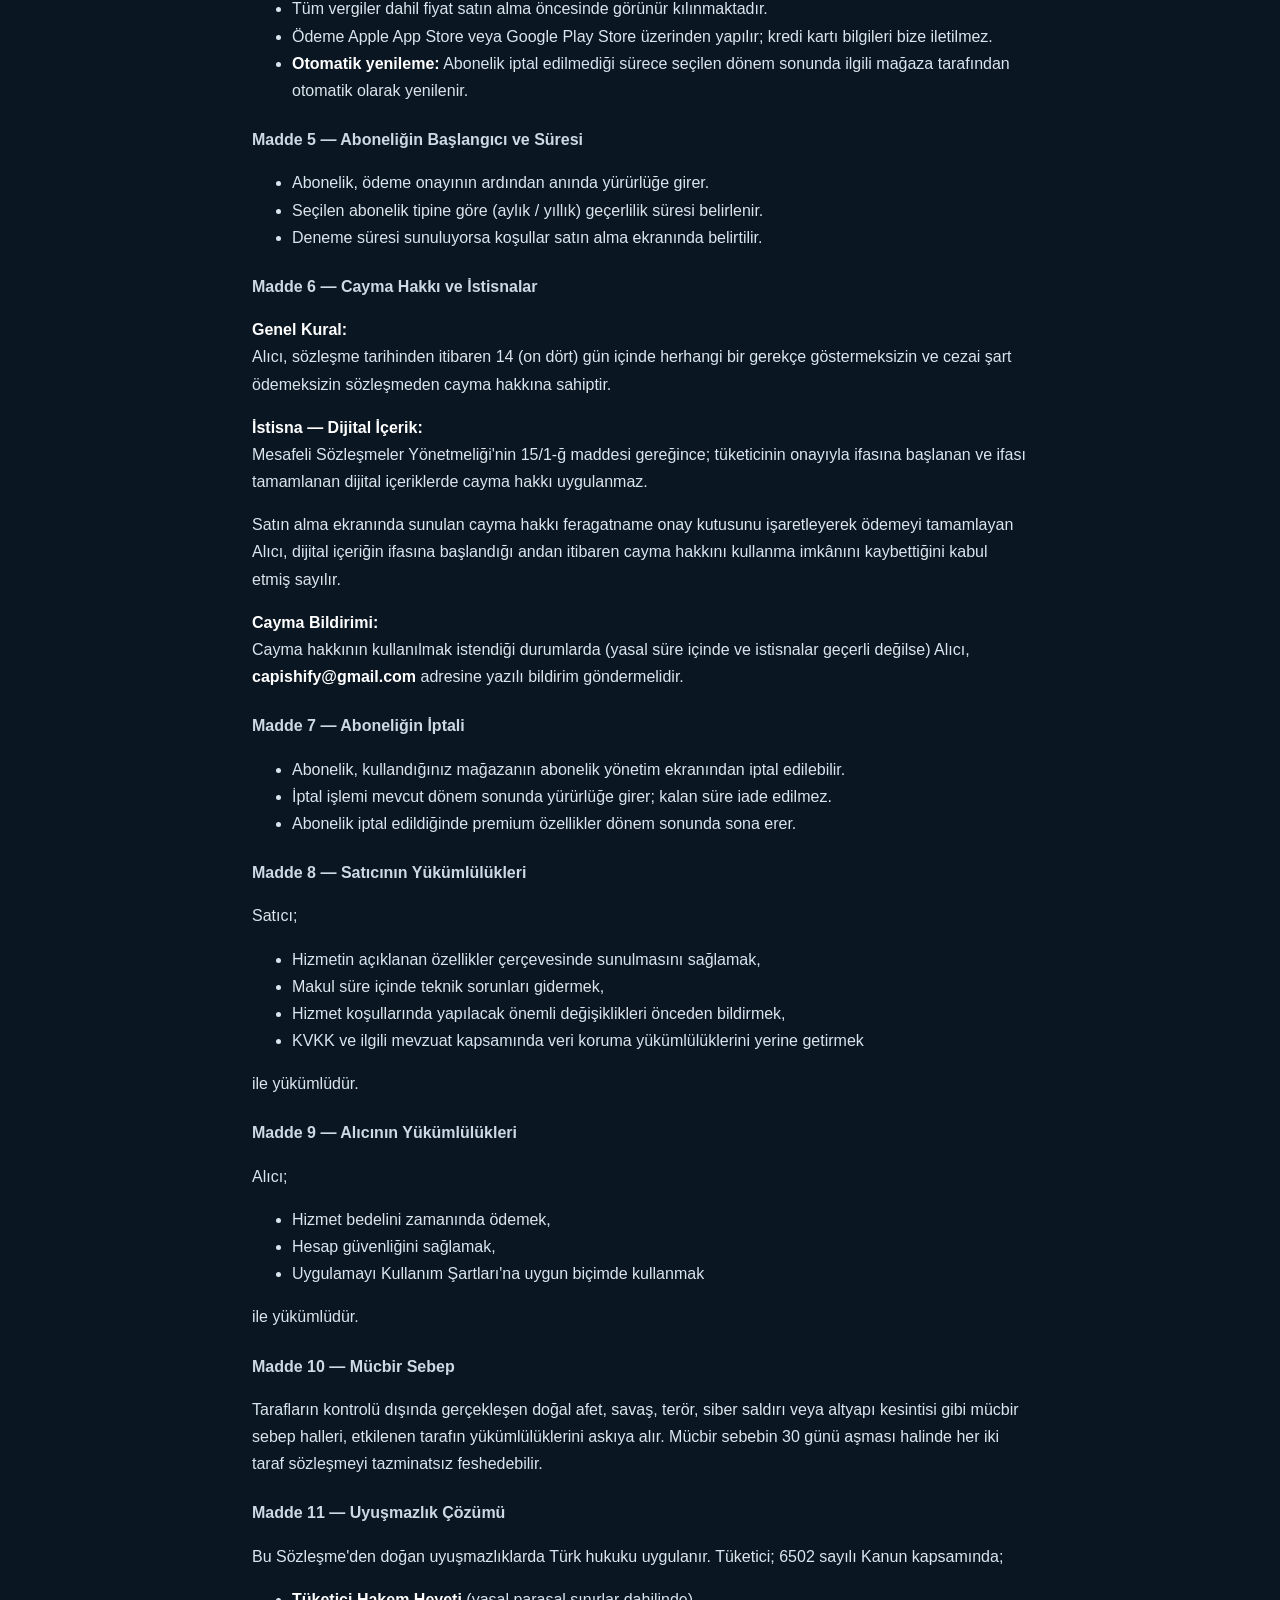
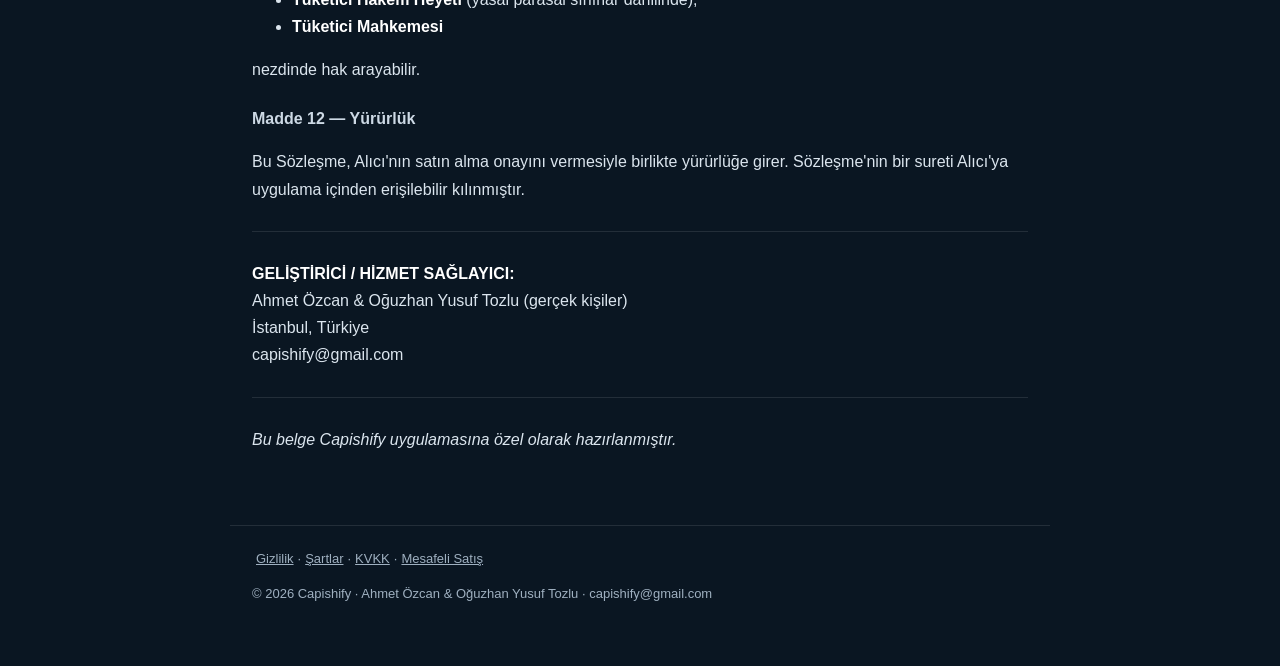
<file: mesafeli-satis/index.html>
<!DOCTYPE html>
<html lang="tr">
<head>
  <meta charset="utf-8" />
  <meta name="viewport" content="width=device-width, initial-scale=1" />
  <title>Mesafeli Satış Sözleşmesi — Capishify</title>
  <link rel="stylesheet" href="/style.css" />
</head>
<body>
  <header class="site-header">
    <a class="brand" href="/">Capishify</a>
  </header>
  <main class="doc">
    <h1>Mesafeli Satış Sözleşmesi ve Ön Bilgilendirme Formu</h1>
    <p><strong>Uygulama Adı:</strong> Capishify<br />
</p>
    <blockquote>
      <p>Bu sözleşme ve form; 6502 sayılı Tüketicinin Korunması Hakkında Kanun, Mesafeli Sözleşmeler Yönetmeliği ve ilgili mevzuat hükümleri kapsamında hazırlanmıştır.</p>
    </blockquote>
    <hr />
    <h2>BÖLÜM I — ÖN BİLGİLENDİRME FORMU</h2>
    <p><em>(6502 sayılı Kanun'un 48. maddesi ve Mesafeli Sözleşmeler Yönetmeliği'nin 5. maddesi gereğince)</em></p>
    <h3>1. Geliştirici / Hizmet Sağlayıcı Bilgileri</h3>
    <table>
      <thead>
        <tr>
          <th>Alan</th>
          <th>Bilgi</th>
        </tr>
      </thead>
      <tbody>
        <tr>
          <td><strong>Geliştirici</strong></td>
          <td>Ahmet Özcan ve Oğuzhan Yusuf Tozlu (gerçek kişiler)</td>
        </tr>
        <tr>
          <td><strong>Adres</strong></td>
          <td>İstanbul, Türkiye</td>
        </tr>
        <tr>
          <td><strong>E-posta</strong></td>
          <td>capishify@gmail.com</td>
        </tr>
      </tbody>
    </table>
    <blockquote>
      <p><strong>Ödeme ve faturalandırma — Google Play:</strong> Capishify Premium aboneliği <strong>Google Play</strong> üzerinden satın alınır. Ödemenin tahsilatı, tüketiciye faturalandırma ve geçerli vergilerin (KDV dahil) uygulanması <strong>Google</strong> tarafından gerçekleştirilir; geliştirici tüketiciden doğrudan ödeme almaz ve kart/ödeme bilgilerini görmez. Bu nedenle satın alma işlemine <strong>Google Play Ödeme Koşulları</strong> da uygulanır.</p>
    </blockquote>
    <h3>2. Satışa Konu Dijital Hizmet</h3>
    <table>
      <thead>
        <tr>
          <th>Alan</th>
          <th>Açıklama</th>
        </tr>
      </thead>
      <tbody>
        <tr>
          <td><strong>Hizmet Türü</strong></td>
          <td>Dijital içerik aboneliği</td>
        </tr>
        <tr>
          <td><strong>Paketler</strong></td>
          <td><strong>Capishify Lite</strong> ve <strong>Capishify Plus</strong> (iki katman)</td>
        </tr>
        <tr>
          <td><strong>Dönem</strong></td>
          <td>Her paket için <strong>Aylık</strong> veya <strong>Yıllık</strong></td>
        </tr>
        <tr>
          <td><strong>Platform</strong></td>
          <td>Android (Google Play) / iOS (App Store)</td>
        </tr>
        <tr>
          <td><strong>İçerik</strong></td>
          <td>Seçilen katmana göre değişir (bkz. Madde 3)</td>
        </tr>
      </tbody>
    </table>
    <p>Güncel fiyat bilgisi (seçilen paket ve döneme göre), tüm vergiler dahil olacak şekilde satın alma ekranında açıkça belirtilmektedir.</p>
    <h3>3. Ödeme ve Teslimat</h3>
    <ul>
      <li>Ödeme, Apple App Store veya Google Play Store altyapısı üzerinden güvenli biçimde gerçekleştirilir.</li>
      <li>Premium özellikler ödeme onayının ardından <strong>anında ve kalıcı olarak</strong> aktifleştirilir; teslimat gecikme süresi bulunmamaktadır.</li>
      <li>Abonelik, mağaza hesabınıza bağlıdır ve aynı hesapla giriş yapılan cihazlarda geçerlidir.</li>
    </ul>
    <h3>4. Cayma Hakkı</h3>
    <p><strong>⚠️ Önemli Uyarı:</strong></p>
    <p>Dijital içerik satışlarında cayma hakkına ilişkin aşağıdaki hususlara dikkat ediniz:</p>
    <p>6502 sayılı Kanun'un 49. maddesi ve Mesafeli Sözleşmeler Yönetmeliği'nin 15. maddesi uyarınca;</p>
    <blockquote>
      <p>Tüketici, dijital içeriğin ifasına, tüketicinin satın alma işlemini tamamlarken <strong>"dijital içeriğin ifasına başlanması halinde cayma hakkımı kaybedeceğimi kabul ediyorum"</strong> beyanını vermiş olması koşuluyla cayma hakkını kullanamaz.</p>
    </blockquote>
    <p>Satın alma sırasında bu beyanı vererek ödeme işlemini tamamlamanız durumunda, <strong>abonelik başladığı anda cayma hakkınız sona erer.</strong></p>
    <p>Cayma hakkının kullanılmak istendiği durumlarda (beyan verilmemişse) süre:<br />
    <strong>Aboneliğin başladığı tarihten itibaren 14 (on dört) gün.</strong></p>
    <h3>5. Şikâyet ve Başvuru Yolları</h3>
    <p>Şikâyetleriniz için:</p>
    <ul>
      <li><strong>capishify@gmail.com</strong> adresine e-posta gönderebilirsiniz.</li>
      <li>Şikâyetiniz <strong>5 iş günü</strong> içinde yanıtlanacaktır.</li>
      <li>Yasal başvuru hakları saklıdır: Tüketici Hakem Heyeti veya Tüketici Mahkemesi.</li>
    </ul>
    <hr />
    <h2>BÖLÜM II — MESAFELİ SATIŞ SÖZLEŞMESİ</h2>
    <h3>Madde 1 — Taraflar</h3>
    <p><strong>Hizmet Sağlayıcı (Geliştirici):</strong> Ahmet Özcan ve Oğuzhan Yusuf Tozlu, İstanbul, Türkiye — capishify@gmail.com<br />
    <strong>Alıcı:</strong> Uygulama hesabıyla tanımlanan ve satın alma işlemini Google Play üzerinden tamamlayan kullanıcı</p>
    <blockquote>
      <p>Not: Satın alma işleminin tahsilatı ve faturalandırması Google Play (Google) tarafından yürütülür; bu sözleşme, geliştirici ile kullanıcı arasındaki hizmet ilişkisini düzenler.</p>
    </blockquote>
    <h3>Madde 2 — Sözleşmenin Konusu</h3>
    <p>Bu Sözleşme; Alıcı'nın Capishify mobil uygulaması üzerinden gerçekleştirdiği premium abonelik satın alımına ilişkin tarafların hak ve yükümlülüklerini düzenlemektedir.</p>
    <h3>Madde 3 — Hizmet Tanımı (Katmanlar)</h3>
    <p>Abonelik <strong>iki katman</strong> halinde sunulur:</p>
    <p><strong>Capishify Lite:</strong></p>
    <ul>
      <li>Kelime kartları ve tüm podcast bölümleri</li>
      <li>3 sesli kitap (okuma + telaffuz)</li>
      <li>Sesli sohbet: 15 dakika/ay</li>
      <li>İnteraktif hikaye: 5 senaryo/ay</li>
    </ul>
    <p><strong>Capishify Plus:</strong></p>
    <ul>
      <li>Lite'taki her şeyin <strong>sınırsızı</strong> (sesli sohbet, interaktif hikaye, sesli kitaplar)</li>
      <li><strong>IELTS konuşma simülasyonu ve yapay zeka değerlendirmesi</strong> (band skoru analizi + detaylı geri bildirim)</li>
      <li><strong>Fonetik analiz</strong> (hikaye okuma — kelime bazlı telaffuz geri bildirimi)</li>
    </ul>
    <p>Hizmet içeriği geliştirme amacıyla değişebilir; önemli değişiklikler kullanıcılara önceden bildirilir. Güncel paket içerikleri ve fiyatlar satın alma ekranında gösterilir.</p>
    <h3>Madde 4 — Fiyat ve Ödeme</h3>
    <ul>
      <li>Abonelik bedeli, satın alma ekranında Türk Lirası (TL) cinsinden açıkça belirtilir.</li>
      <li>Tüm vergiler dahil fiyat satın alma öncesinde görünür kılınmaktadır.</li>
      <li>Ödeme Apple App Store veya Google Play Store üzerinden yapılır; kredi kartı bilgileri bize iletilmez.</li>
      <li><strong>Otomatik yenileme:</strong> Abonelik iptal edilmediği sürece seçilen dönem sonunda ilgili mağaza tarafından otomatik olarak yenilenir.</li>
    </ul>
    <h3>Madde 5 — Aboneliğin Başlangıcı ve Süresi</h3>
    <ul>
      <li>Abonelik, ödeme onayının ardından anında yürürlüğe girer.</li>
      <li>Seçilen abonelik tipine göre (aylık / yıllık) geçerlilik süresi belirlenir.</li>
      <li>Deneme süresi sunuluyorsa koşullar satın alma ekranında belirtilir.</li>
    </ul>
    <h3>Madde 6 — Cayma Hakkı ve İstisnalar</h3>
    <p><strong>Genel Kural:</strong><br />
    Alıcı, sözleşme tarihinden itibaren 14 (on dört) gün içinde herhangi bir gerekçe göstermeksizin ve cezai şart ödemeksizin sözleşmeden cayma hakkına sahiptir.</p>
    <p><strong>İstisna — Dijital İçerik:</strong><br />
    Mesafeli Sözleşmeler Yönetmeliği'nin 15/1-ğ maddesi gereğince; tüketicinin onayıyla ifasına başlanan ve ifası tamamlanan dijital içeriklerde cayma hakkı uygulanmaz.</p>
    <p>Satın alma ekranında sunulan cayma hakkı feragatname onay kutusunu işaretleyerek ödemeyi tamamlayan Alıcı, dijital içeriğin ifasına başlandığı andan itibaren cayma hakkını kullanma imkânını kaybettiğini kabul etmiş sayılır.</p>
    <p><strong>Cayma Bildirimi:</strong><br />
    Cayma hakkının kullanılmak istendiği durumlarda (yasal süre içinde ve istisnalar geçerli değilse) Alıcı, <strong>capishify@gmail.com</strong> adresine yazılı bildirim göndermelidir.</p>
    <h3>Madde 7 — Aboneliğin İptali</h3>
    <ul>
      <li>Abonelik, kullandığınız mağazanın abonelik yönetim ekranından iptal edilebilir.</li>
      <li>İptal işlemi mevcut dönem sonunda yürürlüğe girer; kalan süre iade edilmez.</li>
      <li>Abonelik iptal edildiğinde premium özellikler dönem sonunda sona erer.</li>
    </ul>
    <h3>Madde 8 — Satıcının Yükümlülükleri</h3>
    <p>Satıcı;</p>
    <ul>
      <li>Hizmetin açıklanan özellikler çerçevesinde sunulmasını sağlamak,</li>
      <li>Makul süre içinde teknik sorunları gidermek,</li>
      <li>Hizmet koşullarında yapılacak önemli değişiklikleri önceden bildirmek,</li>
      <li>KVKK ve ilgili mevzuat kapsamında veri koruma yükümlülüklerini yerine getirmek</li>
    </ul>
    <p>ile yükümlüdür.</p>
    <h3>Madde 9 — Alıcının Yükümlülükleri</h3>
    <p>Alıcı;</p>
    <ul>
      <li>Hizmet bedelini zamanında ödemek,</li>
      <li>Hesap güvenliğini sağlamak,</li>
      <li>Uygulamayı Kullanım Şartları'na uygun biçimde kullanmak</li>
    </ul>
    <p>ile yükümlüdür.</p>
    <h3>Madde 10 — Mücbir Sebep</h3>
    <p>Tarafların kontrolü dışında gerçekleşen doğal afet, savaş, terör, siber saldırı veya altyapı kesintisi gibi mücbir sebep halleri, etkilenen tarafın yükümlülüklerini askıya alır. Mücbir sebebin 30 günü aşması halinde her iki taraf sözleşmeyi tazminatsız feshedebilir.</p>
    <h3>Madde 11 — Uyuşmazlık Çözümü</h3>
    <p>Bu Sözleşme'den doğan uyuşmazlıklarda Türk hukuku uygulanır. Tüketici; 6502 sayılı Kanun kapsamında;</p>
    <ul>
      <li><strong>Tüketici Hakem Heyeti</strong> (yasal parasal sınırlar dahilinde),</li>
      <li><strong>Tüketici Mahkemesi</strong></li>
    </ul>
    <p>nezdinde hak arayabilir.</p>
    <h3>Madde 12 — Yürürlük</h3>
    <p>Bu Sözleşme, Alıcı'nın satın alma onayını vermesiyle birlikte yürürlüğe girer. Sözleşme'nin bir sureti Alıcı'ya uygulama içinden erişilebilir kılınmıştır.</p>
    <hr />
    <p><strong>GELİŞTİRİCİ / HİZMET SAĞLAYICI:</strong><br />
    Ahmet Özcan &amp; Oğuzhan Yusuf Tozlu (gerçek kişiler)<br />
    İstanbul, Türkiye<br />
    capishify@gmail.com</p>
    <hr />
    <p><em>Bu belge Capishify uygulamasına özel olarak hazırlanmıştır.</em></p>
  </main>
  <footer class="site-footer">
    <a href="/privacy/">Gizlilik</a>·<a href="/terms/">Şartlar</a>·<a href="/kvkk/">KVKK</a>·<a href="/mesafeli-satis/">Mesafeli Satış</a>
    <p>© 2026 Capishify · Ahmet Özcan &amp; Oğuzhan Yusuf Tozlu · capishify@gmail.com</p>
  </footer>
</body>
</html>
</file>
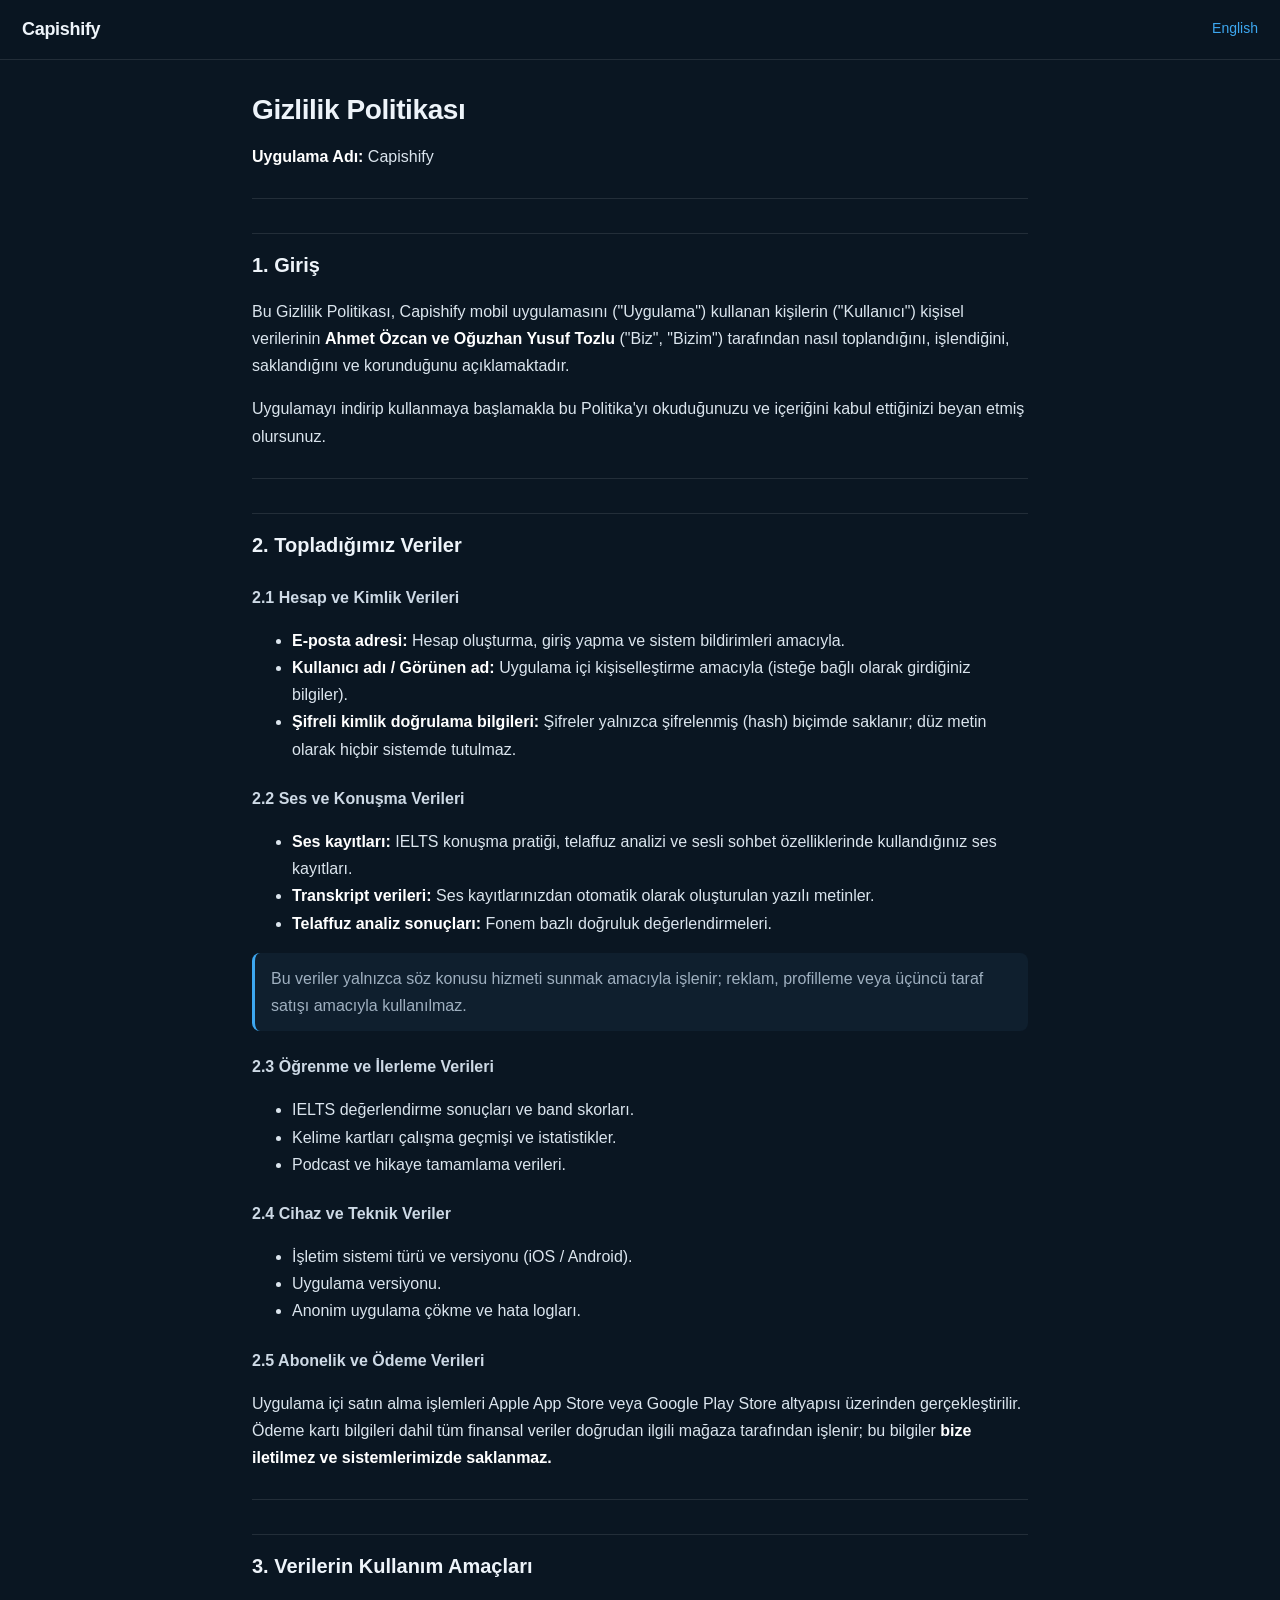
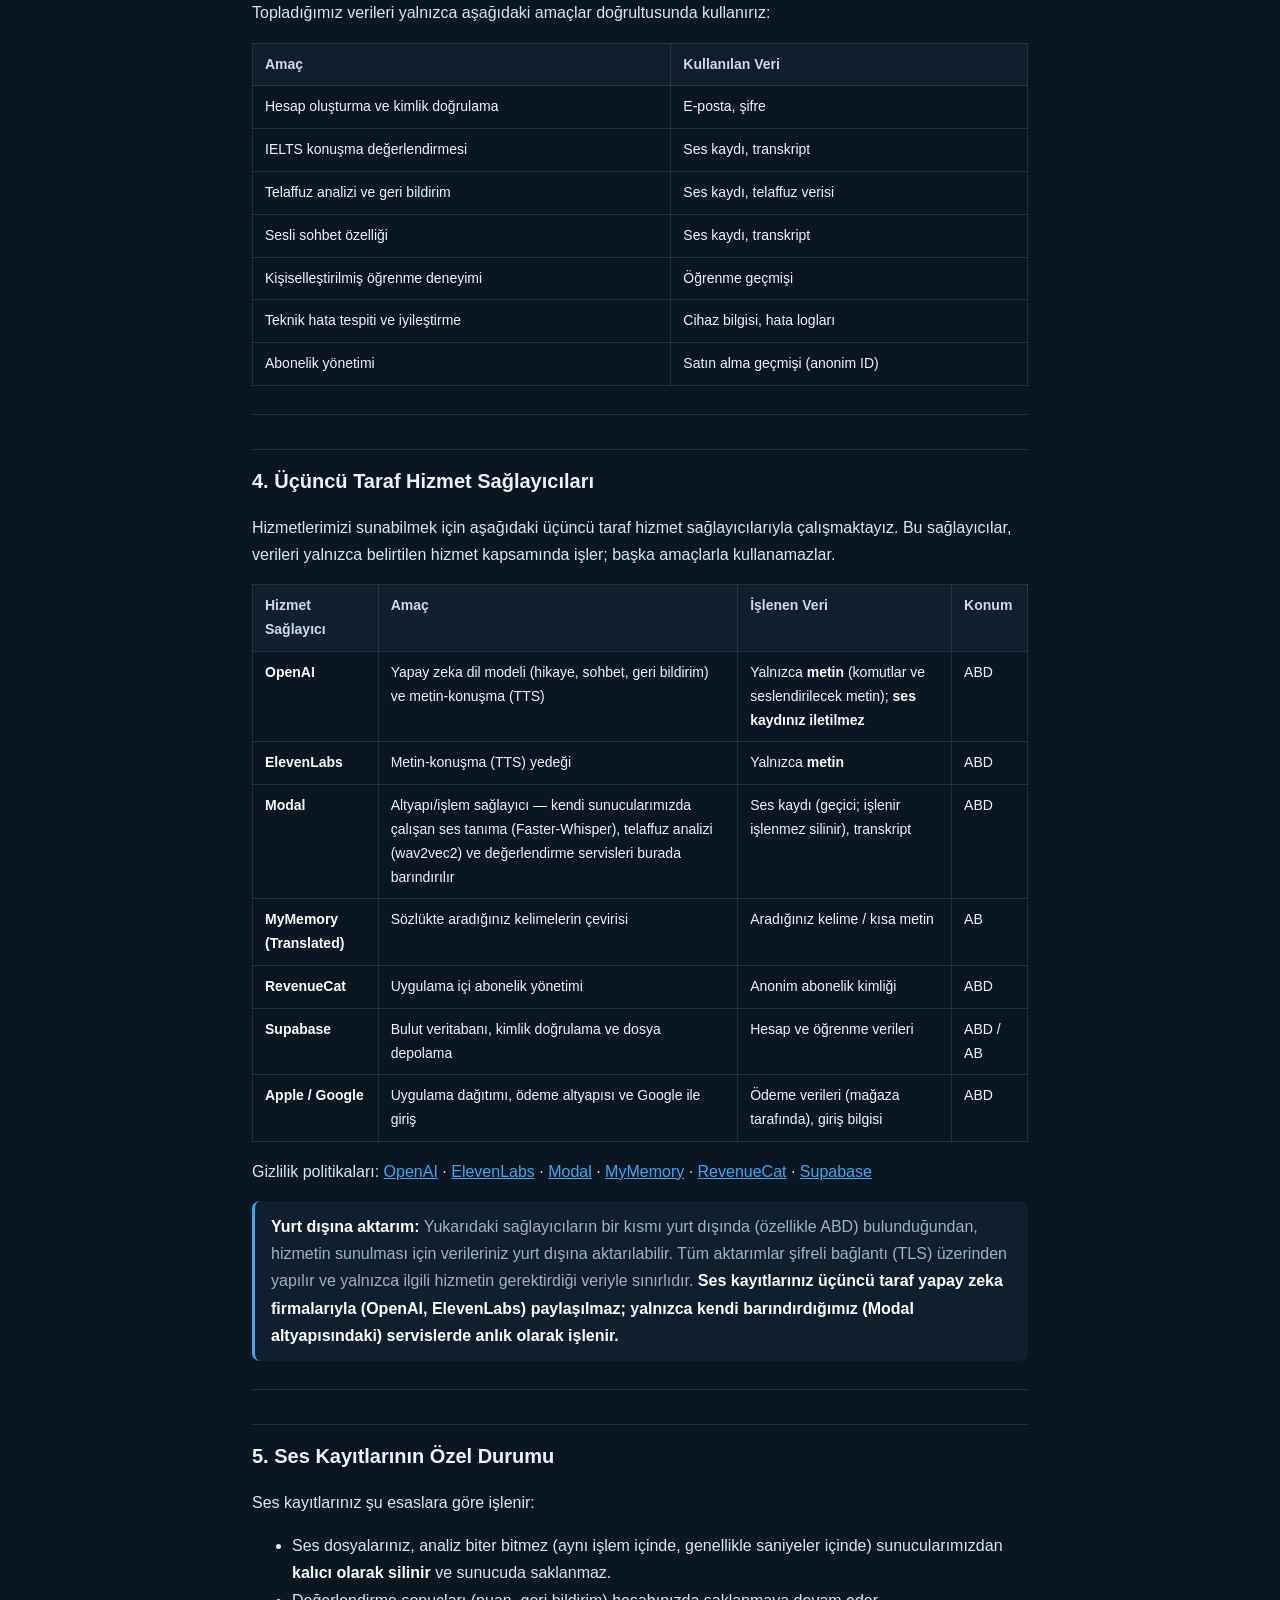
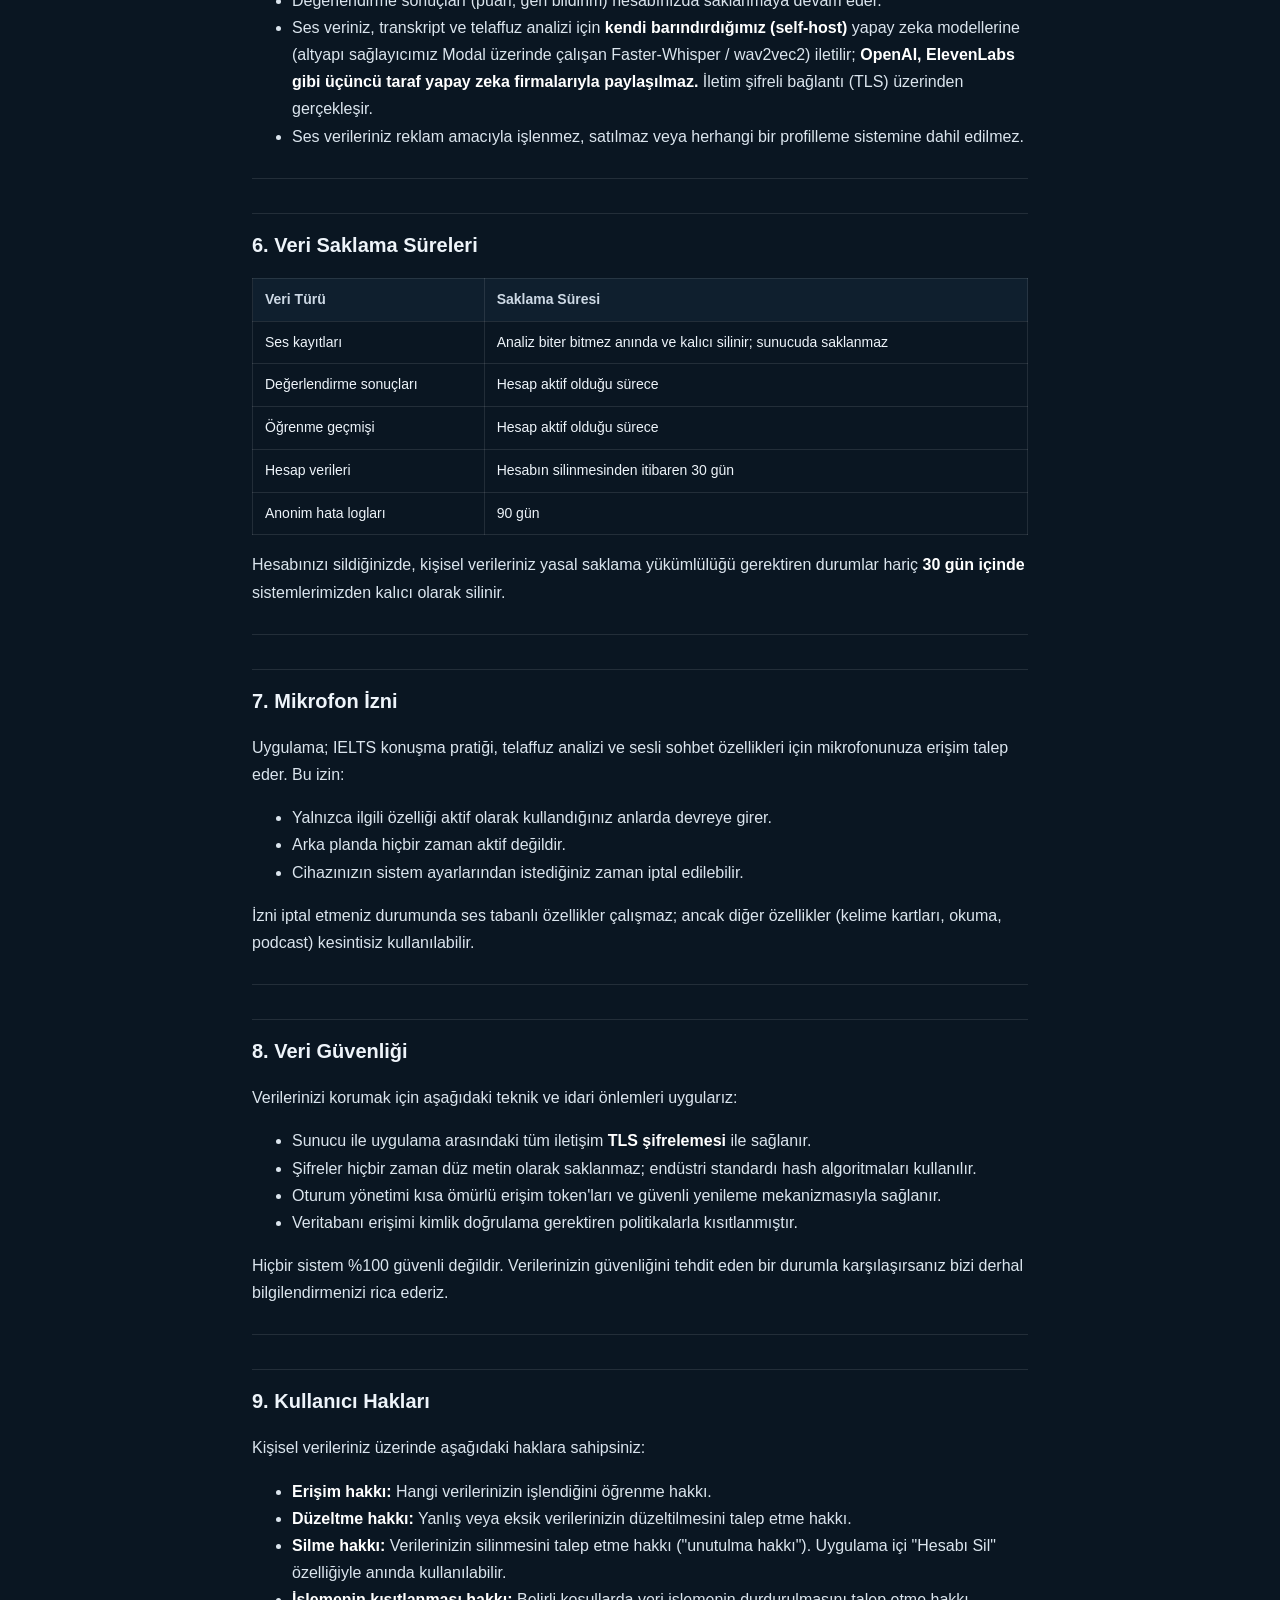
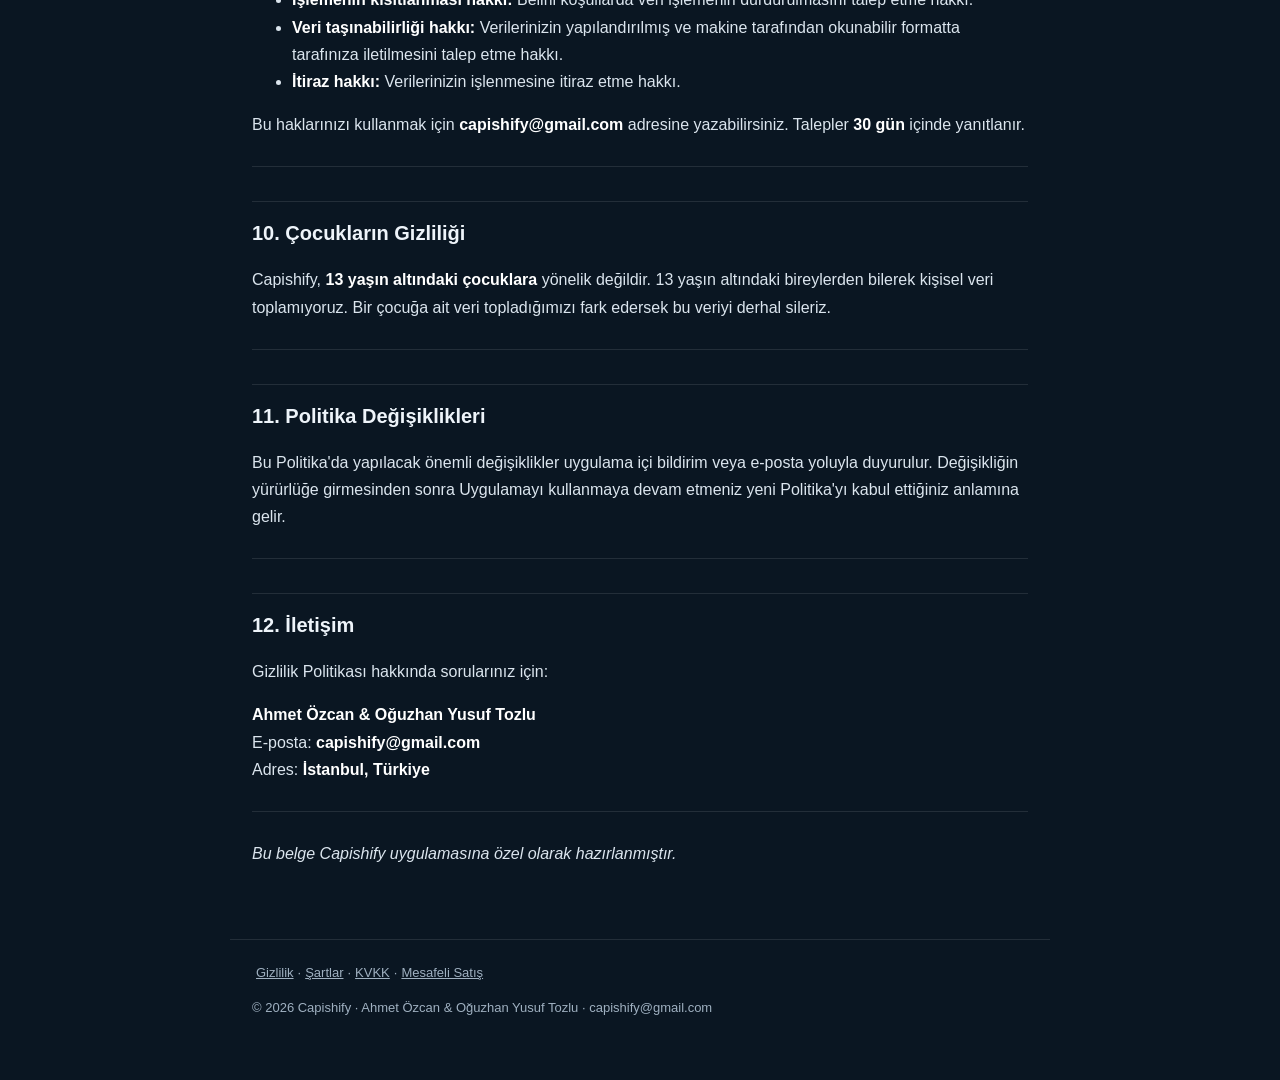
<file: privacy/index.html>
<!DOCTYPE html>
<html lang="tr">
<head>
  <meta charset="utf-8" />
  <meta name="viewport" content="width=device-width, initial-scale=1" />
  <title>Gizlilik Politikası — Capishify</title>
  <link rel="stylesheet" href="/style.css" />
</head>
<body>
  <header class="site-header">
    <a class="brand" href="/">Capishify</a>
    <a class="lang-toggle" href="/privacy/en/">English</a>
  </header>
  <main class="doc">
    <h1>Gizlilik Politikası</h1>
    <p><strong>Uygulama Adı:</strong> Capishify</p>
    <hr />
    <h2>1. Giriş</h2>
    <p>Bu Gizlilik Politikası, Capishify mobil uygulamasını ("Uygulama") kullanan kişilerin ("Kullanıcı") kişisel verilerinin <strong>Ahmet Özcan ve Oğuzhan Yusuf Tozlu</strong> ("Biz", "Bizim") tarafından nasıl toplandığını, işlendiğini, saklandığını ve korunduğunu açıklamaktadır.</p>
    <p>Uygulamayı indirip kullanmaya başlamakla bu Politika'yı okuduğunuzu ve içeriğini kabul ettiğinizi beyan etmiş olursunuz.</p>
    <hr />
    <h2>2. Topladığımız Veriler</h2>
    <h3>2.1 Hesap ve Kimlik Verileri</h3>
    <ul>
      <li><strong>E-posta adresi:</strong> Hesap oluşturma, giriş yapma ve sistem bildirimleri amacıyla.</li>
      <li><strong>Kullanıcı adı / Görünen ad:</strong> Uygulama içi kişiselleştirme amacıyla (isteğe bağlı olarak girdiğiniz bilgiler).</li>
      <li><strong>Şifreli kimlik doğrulama bilgileri:</strong> Şifreler yalnızca şifrelenmiş (hash) biçimde saklanır; düz metin olarak hiçbir sistemde tutulmaz.</li>
    </ul>
    <h3>2.2 Ses ve Konuşma Verileri</h3>
    <ul>
      <li><strong>Ses kayıtları:</strong> IELTS konuşma pratiği, telaffuz analizi ve sesli sohbet özelliklerinde kullandığınız ses kayıtları.</li>
      <li><strong>Transkript verileri:</strong> Ses kayıtlarınızdan otomatik olarak oluşturulan yazılı metinler.</li>
      <li><strong>Telaffuz analiz sonuçları:</strong> Fonem bazlı doğruluk değerlendirmeleri.</li>
    </ul>
    <blockquote>Bu veriler yalnızca söz konusu hizmeti sunmak amacıyla işlenir; reklam, profilleme veya üçüncü taraf satışı amacıyla kullanılmaz.</blockquote>
    <h3>2.3 Öğrenme ve İlerleme Verileri</h3>
    <ul>
      <li>IELTS değerlendirme sonuçları ve band skorları.</li>
      <li>Kelime kartları çalışma geçmişi ve istatistikler.</li>
      <li>Podcast ve hikaye tamamlama verileri.</li>
    </ul>
    <h3>2.4 Cihaz ve Teknik Veriler</h3>
    <ul>
      <li>İşletim sistemi türü ve versiyonu (iOS / Android).</li>
      <li>Uygulama versiyonu.</li>
      <li>Anonim uygulama çökme ve hata logları.</li>
    </ul>
    <h3>2.5 Abonelik ve Ödeme Verileri</h3>
    <p>Uygulama içi satın alma işlemleri Apple App Store veya Google Play Store altyapısı üzerinden gerçekleştirilir. Ödeme kartı bilgileri dahil tüm finansal veriler doğrudan ilgili mağaza tarafından işlenir; bu bilgiler <strong>bize iletilmez ve sistemlerimizde saklanmaz.</strong></p>
    <hr />
    <h2>3. Verilerin Kullanım Amaçları</h2>
    <p>Topladığımız verileri yalnızca aşağıdaki amaçlar doğrultusunda kullanırız:</p>
    <table>
      <thead>
        <tr>
          <th>Amaç</th>
          <th>Kullanılan Veri</th>
        </tr>
      </thead>
      <tbody>
        <tr>
          <td>Hesap oluşturma ve kimlik doğrulama</td>
          <td>E-posta, şifre</td>
        </tr>
        <tr>
          <td>IELTS konuşma değerlendirmesi</td>
          <td>Ses kaydı, transkript</td>
        </tr>
        <tr>
          <td>Telaffuz analizi ve geri bildirim</td>
          <td>Ses kaydı, telaffuz verisi</td>
        </tr>
        <tr>
          <td>Sesli sohbet özelliği</td>
          <td>Ses kaydı, transkript</td>
        </tr>
        <tr>
          <td>Kişiselleştirilmiş öğrenme deneyimi</td>
          <td>Öğrenme geçmişi</td>
        </tr>
        <tr>
          <td>Teknik hata tespiti ve iyileştirme</td>
          <td>Cihaz bilgisi, hata logları</td>
        </tr>
        <tr>
          <td>Abonelik yönetimi</td>
          <td>Satın alma geçmişi (anonim ID)</td>
        </tr>
      </tbody>
    </table>
    <hr />
    <h2>4. Üçüncü Taraf Hizmet Sağlayıcıları</h2>
    <p>Hizmetlerimizi sunabilmek için aşağıdaki üçüncü taraf hizmet sağlayıcılarıyla çalışmaktayız. Bu sağlayıcılar, verileri yalnızca belirtilen hizmet kapsamında işler; başka amaçlarla kullanamazlar.</p>
    <table>
      <thead>
        <tr>
          <th>Hizmet Sağlayıcı</th>
          <th>Amaç</th>
          <th>İşlenen Veri</th>
          <th>Konum</th>
        </tr>
      </thead>
      <tbody>
        <tr>
          <td><strong>OpenAI</strong></td>
          <td>Yapay zeka dil modeli (hikaye, sohbet, geri bildirim) ve metin-konuşma (TTS)</td>
          <td>Yalnızca <strong>metin</strong> (komutlar ve seslendirilecek metin); <strong>ses kaydınız iletilmez</strong></td>
          <td>ABD</td>
        </tr>
        <tr>
          <td><strong>ElevenLabs</strong></td>
          <td>Metin-konuşma (TTS) yedeği</td>
          <td>Yalnızca <strong>metin</strong></td>
          <td>ABD</td>
        </tr>
        <tr>
          <td><strong>Modal</strong></td>
          <td>Altyapı/işlem sağlayıcı — kendi sunucularımızda çalışan ses tanıma (Faster-Whisper), telaffuz analizi (wav2vec2) ve değerlendirme servisleri burada barındırılır</td>
          <td>Ses kaydı (geçici; işlenir işlenmez silinir), transkript</td>
          <td>ABD</td>
        </tr>
        <tr>
          <td><strong>MyMemory (Translated)</strong></td>
          <td>Sözlükte aradığınız kelimelerin çevirisi</td>
          <td>Aradığınız kelime / kısa metin</td>
          <td>AB</td>
        </tr>
        <tr>
          <td><strong>RevenueCat</strong></td>
          <td>Uygulama içi abonelik yönetimi</td>
          <td>Anonim abonelik kimliği</td>
          <td>ABD</td>
        </tr>
        <tr>
          <td><strong>Supabase</strong></td>
          <td>Bulut veritabanı, kimlik doğrulama ve dosya depolama</td>
          <td>Hesap ve öğrenme verileri</td>
          <td>ABD / AB</td>
        </tr>
        <tr>
          <td><strong>Apple / Google</strong></td>
          <td>Uygulama dağıtımı, ödeme altyapısı ve Google ile giriş</td>
          <td>Ödeme verileri (mağaza tarafında), giriş bilgisi</td>
          <td>ABD</td>
        </tr>
      </tbody>
    </table>
    <p>Gizlilik politikaları: <a href="https://openai.com/policies/privacy">OpenAI</a> · <a href="https://elevenlabs.io/privacy">ElevenLabs</a> · <a href="https://modal.com/legal/privacy">Modal</a> · <a href="https://mymemory.translated.net/doc/privacy.php">MyMemory</a> · <a href="https://www.revenuecat.com/privacy">RevenueCat</a> · <a href="https://supabase.com/privacy">Supabase</a></p>
    <blockquote><strong>Yurt dışına aktarım:</strong> Yukarıdaki sağlayıcıların bir kısmı yurt dışında (özellikle ABD) bulunduğundan, hizmetin sunulması için verileriniz yurt dışına aktarılabilir. Tüm aktarımlar şifreli bağlantı (TLS) üzerinden yapılır ve yalnızca ilgili hizmetin gerektirdiği veriyle sınırlıdır. <strong>Ses kayıtlarınız üçüncü taraf yapay zeka firmalarıyla (OpenAI, ElevenLabs) paylaşılmaz; yalnızca kendi barındırdığımız (Modal altyapısındaki) servislerde anlık olarak işlenir.</strong></blockquote>
    <hr />
    <h2>5. Ses Kayıtlarının Özel Durumu</h2>
    <p>Ses kayıtlarınız şu esaslara göre işlenir:</p>
    <ul>
      <li>Ses dosyalarınız, analiz biter bitmez (aynı işlem içinde, genellikle saniyeler içinde) sunucularımızdan <strong>kalıcı olarak silinir</strong> ve sunucuda saklanmaz.</li>
      <li>Değerlendirme sonuçları (puan, geri bildirim) hesabınızda saklanmaya devam eder.</li>
      <li>Ses veriniz, transkript ve telaffuz analizi için <strong>kendi barındırdığımız (self-host)</strong> yapay zeka modellerine (altyapı sağlayıcımız Modal üzerinde çalışan Faster-Whisper / wav2vec2) iletilir; <strong>OpenAI, ElevenLabs gibi üçüncü taraf yapay zeka firmalarıyla paylaşılmaz.</strong> İletim şifreli bağlantı (TLS) üzerinden gerçekleşir.</li>
      <li>Ses verileriniz reklam amacıyla işlenmez, satılmaz veya herhangi bir profilleme sistemine dahil edilmez.</li>
    </ul>
    <hr />
    <h2>6. Veri Saklama Süreleri</h2>
    <table>
      <thead>
        <tr>
          <th>Veri Türü</th>
          <th>Saklama Süresi</th>
        </tr>
      </thead>
      <tbody>
        <tr>
          <td>Ses kayıtları</td>
          <td>Analiz biter bitmez anında ve kalıcı silinir; sunucuda saklanmaz</td>
        </tr>
        <tr>
          <td>Değerlendirme sonuçları</td>
          <td>Hesap aktif olduğu sürece</td>
        </tr>
        <tr>
          <td>Öğrenme geçmişi</td>
          <td>Hesap aktif olduğu sürece</td>
        </tr>
        <tr>
          <td>Hesap verileri</td>
          <td>Hesabın silinmesinden itibaren 30 gün</td>
        </tr>
        <tr>
          <td>Anonim hata logları</td>
          <td>90 gün</td>
        </tr>
      </tbody>
    </table>
    <p>Hesabınızı sildiğinizde, kişisel verileriniz yasal saklama yükümlülüğü gerektiren durumlar hariç <strong>30 gün içinde</strong> sistemlerimizden kalıcı olarak silinir.</p>
    <hr />
    <h2>7. Mikrofon İzni</h2>
    <p>Uygulama; IELTS konuşma pratiği, telaffuz analizi ve sesli sohbet özellikleri için mikrofonunuza erişim talep eder. Bu izin:</p>
    <ul>
      <li>Yalnızca ilgili özelliği aktif olarak kullandığınız anlarda devreye girer.</li>
      <li>Arka planda hiçbir zaman aktif değildir.</li>
      <li>Cihazınızın sistem ayarlarından istediğiniz zaman iptal edilebilir.</li>
    </ul>
    <p>İzni iptal etmeniz durumunda ses tabanlı özellikler çalışmaz; ancak diğer özellikler (kelime kartları, okuma, podcast) kesintisiz kullanılabilir.</p>
    <hr />
    <h2>8. Veri Güvenliği</h2>
    <p>Verilerinizi korumak için aşağıdaki teknik ve idari önlemleri uygularız:</p>
    <ul>
      <li>Sunucu ile uygulama arasındaki tüm iletişim <strong>TLS şifrelemesi</strong> ile sağlanır.</li>
      <li>Şifreler hiçbir zaman düz metin olarak saklanmaz; endüstri standardı hash algoritmaları kullanılır.</li>
      <li>Oturum yönetimi kısa ömürlü erişim token'ları ve güvenli yenileme mekanizmasıyla sağlanır.</li>
      <li>Veritabanı erişimi kimlik doğrulama gerektiren politikalarla kısıtlanmıştır.</li>
    </ul>
    <p>Hiçbir sistem %100 güvenli değildir. Verilerinizin güvenliğini tehdit eden bir durumla karşılaşırsanız bizi derhal bilgilendirmenizi rica ederiz.</p>
    <hr />
    <h2>9. Kullanıcı Hakları</h2>
    <p>Kişisel verileriniz üzerinde aşağıdaki haklara sahipsiniz:</p>
    <ul>
      <li><strong>Erişim hakkı:</strong> Hangi verilerinizin işlendiğini öğrenme hakkı.</li>
      <li><strong>Düzeltme hakkı:</strong> Yanlış veya eksik verilerinizin düzeltilmesini talep etme hakkı.</li>
      <li><strong>Silme hakkı:</strong> Verilerinizin silinmesini talep etme hakkı ("unutulma hakkı"). Uygulama içi "Hesabı Sil" özelliğiyle anında kullanılabilir.</li>
      <li><strong>İşlemenin kısıtlanması hakkı:</strong> Belirli koşullarda veri işlemenin durdurulmasını talep etme hakkı.</li>
      <li><strong>Veri taşınabilirliği hakkı:</strong> Verilerinizin yapılandırılmış ve makine tarafından okunabilir formatta tarafınıza iletilmesini talep etme hakkı.</li>
      <li><strong>İtiraz hakkı:</strong> Verilerinizin işlenmesine itiraz etme hakkı.</li>
    </ul>
    <p>Bu haklarınızı kullanmak için <strong>capishify@gmail.com</strong> adresine yazabilirsiniz. Talepler <strong>30 gün</strong> içinde yanıtlanır.</p>
    <hr />
    <h2>10. Çocukların Gizliliği</h2>
    <p>Capishify, <strong>13 yaşın altındaki çocuklara</strong> yönelik değildir. 13 yaşın altındaki bireylerden bilerek kişisel veri toplamıyoruz. Bir çocuğa ait veri topladığımızı fark edersek bu veriyi derhal sileriz.</p>
    <hr />
    <h2>11. Politika Değişiklikleri</h2>
    <p>Bu Politika'da yapılacak önemli değişiklikler uygulama içi bildirim veya e-posta yoluyla duyurulur. Değişikliğin yürürlüğe girmesinden sonra Uygulamayı kullanmaya devam etmeniz yeni Politika'yı kabul ettiğiniz anlamına gelir.</p>
    <hr />
    <h2>12. İletişim</h2>
    <p>Gizlilik Politikası hakkında sorularınız için:</p>
    <p><strong>Ahmet Özcan &amp; Oğuzhan Yusuf Tozlu</strong><br />
    E-posta: <strong>capishify@gmail.com</strong><br />
    Adres: <strong>İstanbul, Türkiye</strong></p>
    <hr />
    <p><em>Bu belge Capishify uygulamasına özel olarak hazırlanmıştır.</em></p>
  </main>
  <footer class="site-footer">
    <a href="/privacy/">Gizlilik</a>·<a href="/terms/">Şartlar</a>·<a href="/kvkk/">KVKK</a>·<a href="/mesafeli-satis/">Mesafeli Satış</a>
    <p>© 2026 Capishify · Ahmet Özcan &amp; Oğuzhan Yusuf Tozlu · capishify@gmail.com</p>
  </footer>
</body>
</html>
</file>
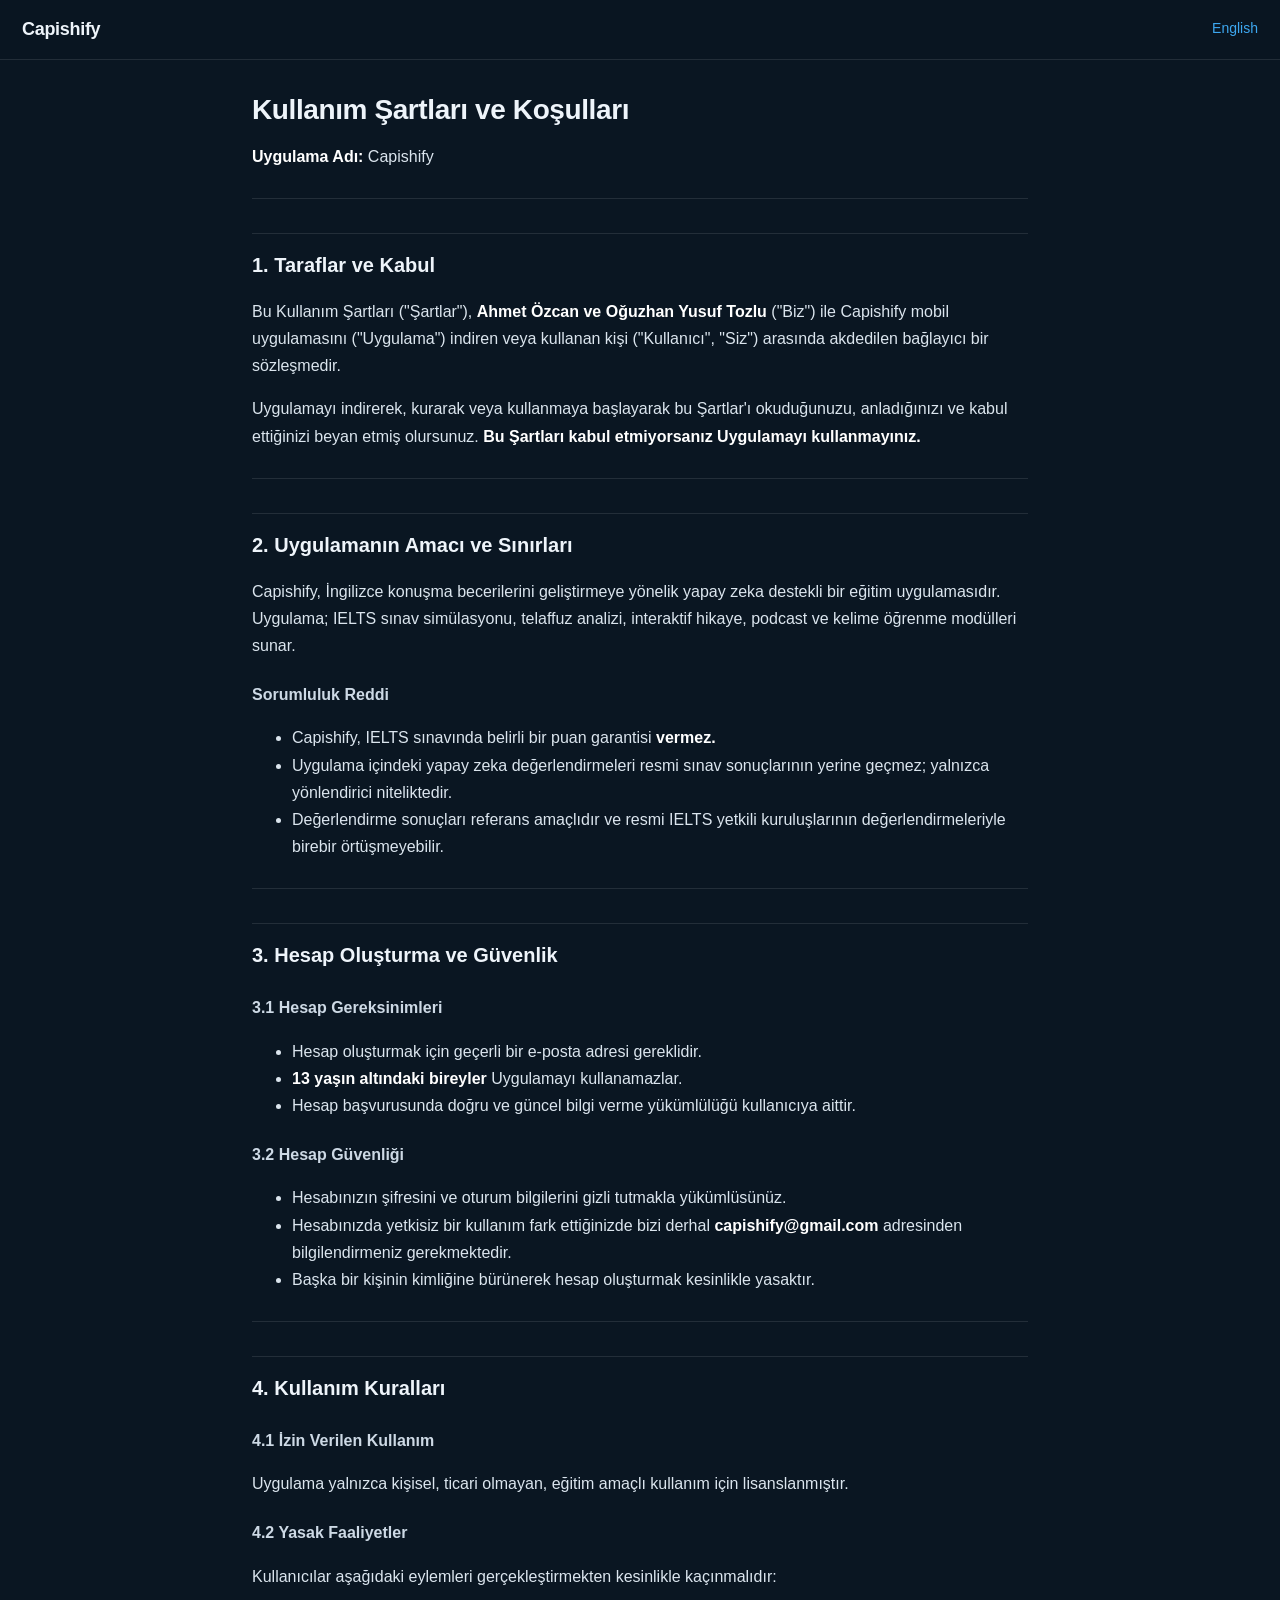
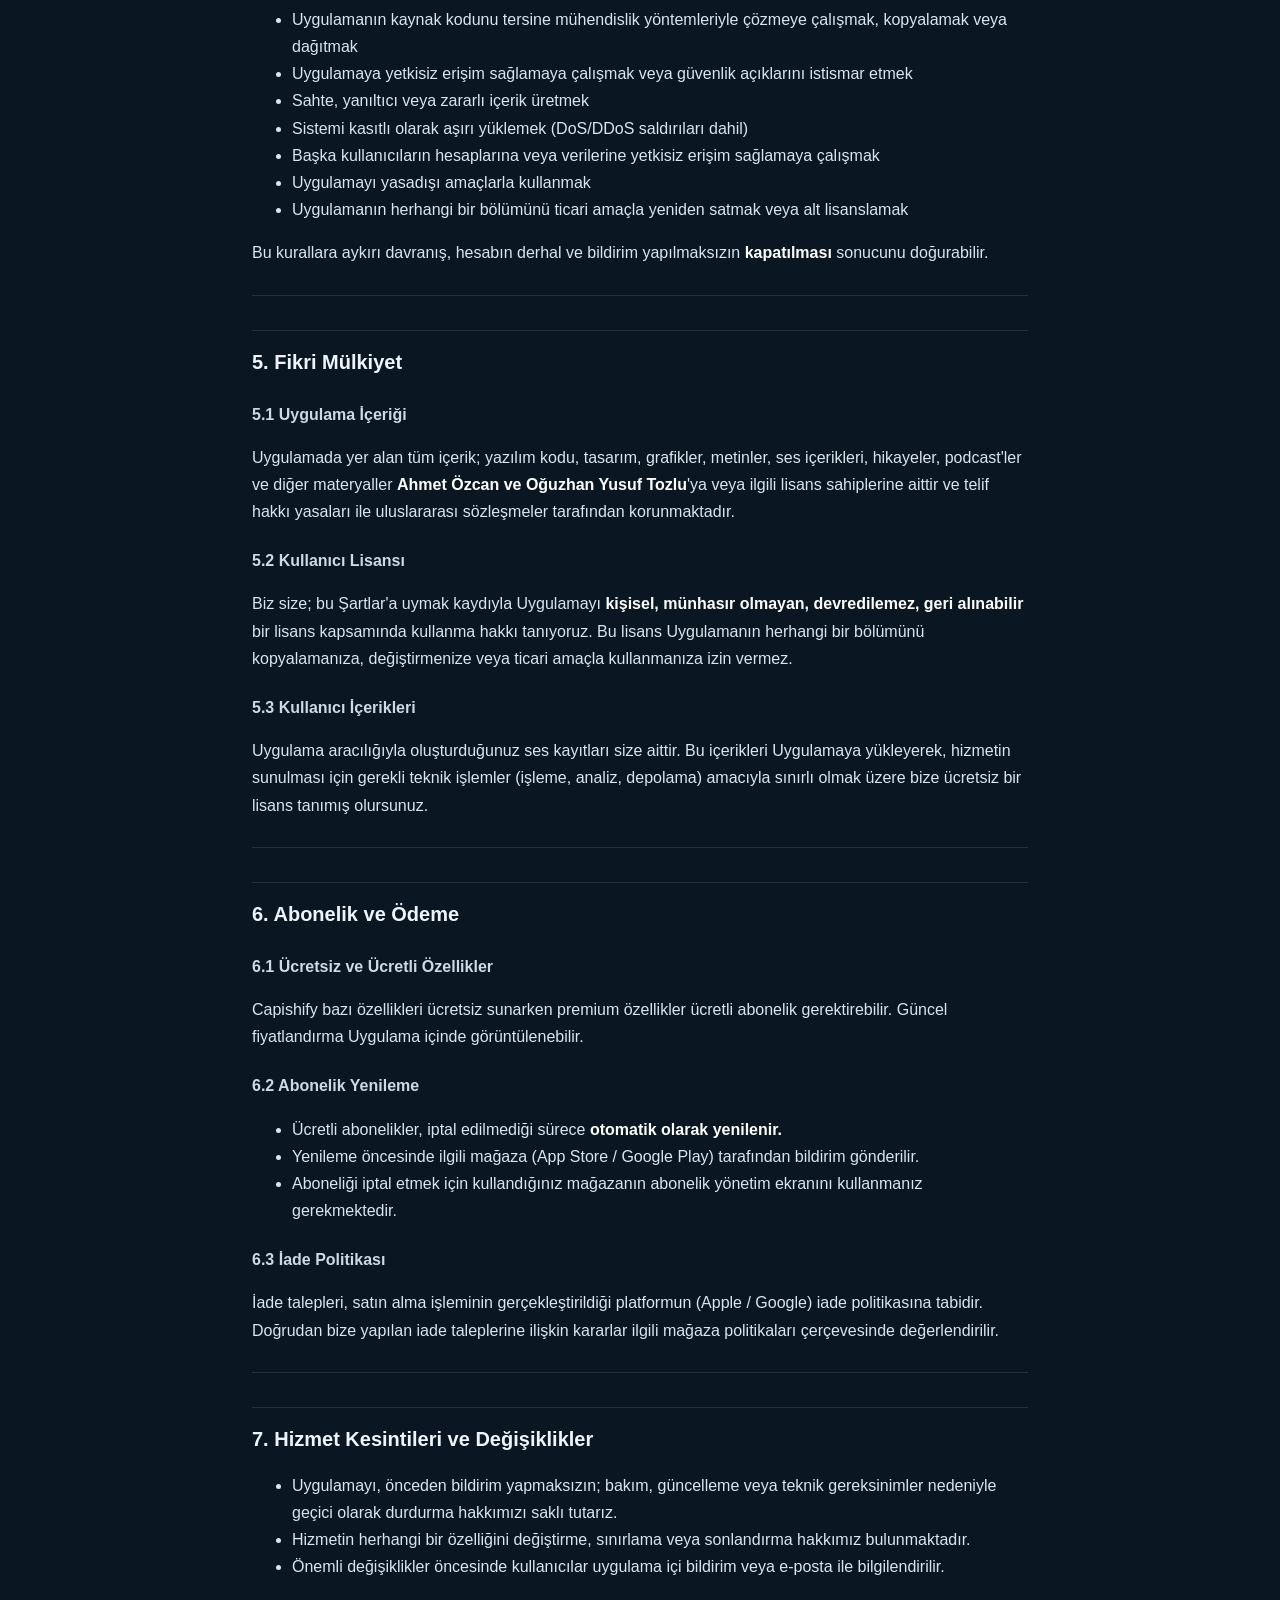
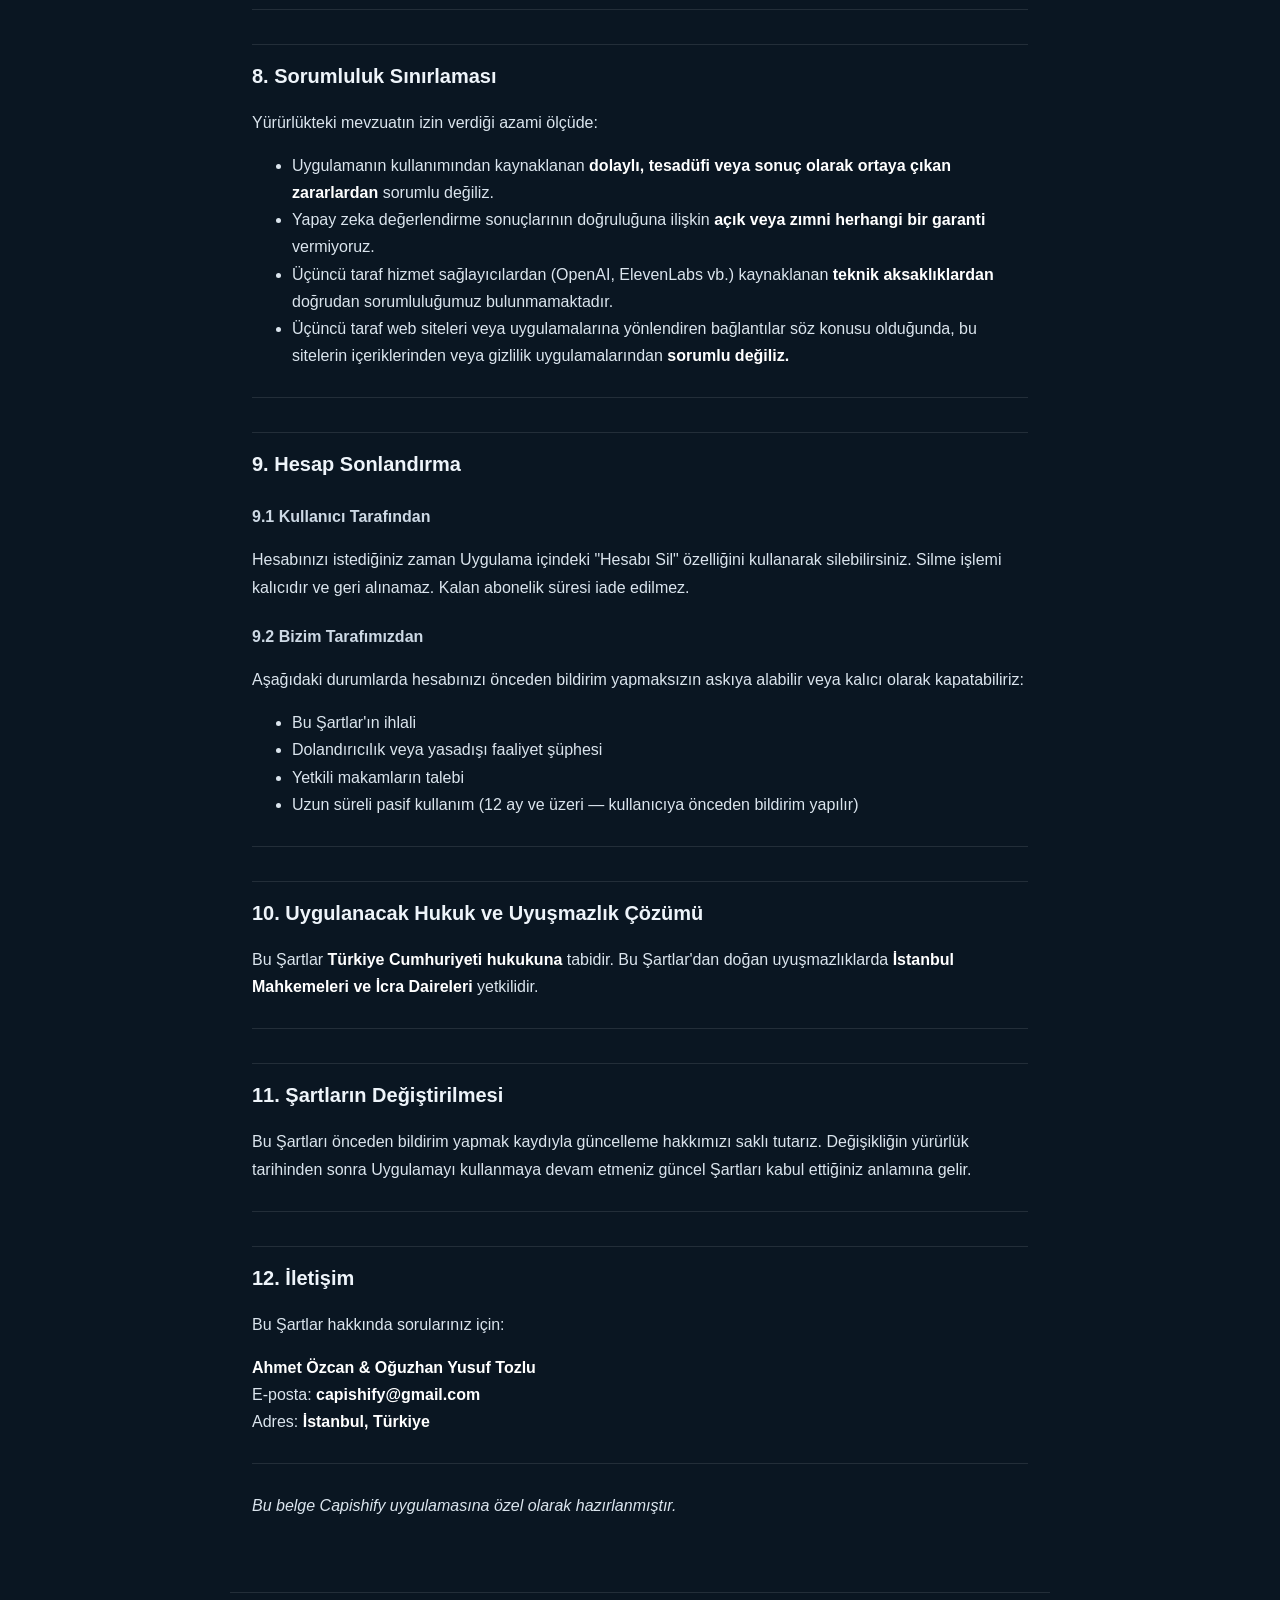
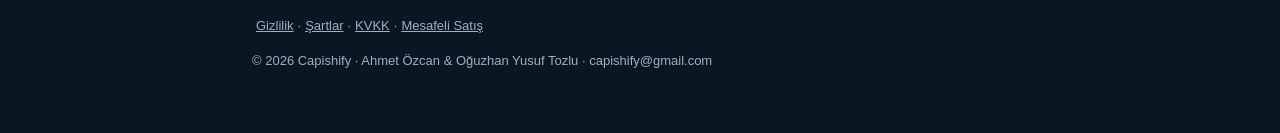
<file: terms/index.html>
<!DOCTYPE html>
<html lang="tr">
<head>
  <meta charset="utf-8" />
  <meta name="viewport" content="width=device-width, initial-scale=1" />
  <title>Kullanım Şartları — Capishify</title>
  <link rel="stylesheet" href="/style.css" />
</head>
<body>
  <header class="site-header">
    <a class="brand" href="/">Capishify</a>
    <a class="lang-toggle" href="/terms/en/">English</a>
  </header>
  <main class="doc">
<h1>Kullanım Şartları ve Koşulları</h1>
<p><strong>Uygulama Adı:</strong> Capishify</p>
<hr />
<h2>1. Taraflar ve Kabul</h2>
<p>Bu Kullanım Şartları ("Şartlar"), <strong>Ahmet Özcan ve Oğuzhan Yusuf Tozlu</strong> ("Biz") ile Capishify mobil uygulamasını ("Uygulama") indiren veya kullanan kişi ("Kullanıcı", "Siz") arasında akdedilen bağlayıcı bir sözleşmedir.</p>
<p>Uygulamayı indirerek, kurarak veya kullanmaya başlayarak bu Şartlar'ı okuduğunuzu, anladığınızı ve kabul ettiğinizi beyan etmiş olursunuz. <strong>Bu Şartları kabul etmiyorsanız Uygulamayı kullanmayınız.</strong></p>
<hr />
<h2>2. Uygulamanın Amacı ve Sınırları</h2>
<p>Capishify, İngilizce konuşma becerilerini geliştirmeye yönelik yapay zeka destekli bir eğitim uygulamasıdır. Uygulama; IELTS sınav simülasyonu, telaffuz analizi, interaktif hikaye, podcast ve kelime öğrenme modülleri sunar.</p>
<h3>Sorumluluk Reddi</h3>
<ul>
<li>Capishify, IELTS sınavında belirli bir puan garantisi <strong>vermez.</strong></li>
<li>Uygulama içindeki yapay zeka değerlendirmeleri resmi sınav sonuçlarının yerine geçmez; yalnızca yönlendirici niteliktedir.</li>
<li>Değerlendirme sonuçları referans amaçlıdır ve resmi IELTS yetkili kuruluşlarının değerlendirmeleriyle birebir örtüşmeyebilir.</li>
</ul>
<hr />
<h2>3. Hesap Oluşturma ve Güvenlik</h2>
<h3>3.1 Hesap Gereksinimleri</h3>
<ul>
<li>Hesap oluşturmak için geçerli bir e-posta adresi gereklidir.</li>
<li><strong>13 yaşın altındaki bireyler</strong> Uygulamayı kullanamazlar.</li>
<li>Hesap başvurusunda doğru ve güncel bilgi verme yükümlülüğü kullanıcıya aittir.</li>
</ul>
<h3>3.2 Hesap Güvenliği</h3>
<ul>
<li>Hesabınızın şifresini ve oturum bilgilerini gizli tutmakla yükümlüsünüz.</li>
<li>Hesabınızda yetkisiz bir kullanım fark ettiğinizde bizi derhal <strong>capishify@gmail.com</strong> adresinden bilgilendirmeniz gerekmektedir.</li>
<li>Başka bir kişinin kimliğine bürünerek hesap oluşturmak kesinlikle yasaktır.</li>
</ul>
<hr />
<h2>4. Kullanım Kuralları</h2>
<h3>4.1 İzin Verilen Kullanım</h3>
<p>Uygulama yalnızca kişisel, ticari olmayan, eğitim amaçlı kullanım için lisanslanmıştır.</p>
<h3>4.2 Yasak Faaliyetler</h3>
<p>Kullanıcılar aşağıdaki eylemleri gerçekleştirmekten kesinlikle kaçınmalıdır:</p>
<ul>
<li>Uygulamanın kaynak kodunu tersine mühendislik yöntemleriyle çözmeye çalışmak, kopyalamak veya dağıtmak</li>
<li>Uygulamaya yetkisiz erişim sağlamaya çalışmak veya güvenlik açıklarını istismar etmek</li>
<li>Sahte, yanıltıcı veya zararlı içerik üretmek</li>
<li>Sistemi kasıtlı olarak aşırı yüklemek (DoS/DDoS saldırıları dahil)</li>
<li>Başka kullanıcıların hesaplarına veya verilerine yetkisiz erişim sağlamaya çalışmak</li>
<li>Uygulamayı yasadışı amaçlarla kullanmak</li>
<li>Uygulamanın herhangi bir bölümünü ticari amaçla yeniden satmak veya alt lisanslamak</li>
</ul>
<p>Bu kurallara aykırı davranış, hesabın derhal ve bildirim yapılmaksızın <strong>kapatılması</strong> sonucunu doğurabilir.</p>
<hr />
<h2>5. Fikri Mülkiyet</h2>
<h3>5.1 Uygulama İçeriği</h3>
<p>Uygulamada yer alan tüm içerik; yazılım kodu, tasarım, grafikler, metinler, ses içerikleri, hikayeler, podcast'ler ve diğer materyaller <strong>Ahmet Özcan ve Oğuzhan Yusuf Tozlu</strong>'ya veya ilgili lisans sahiplerine aittir ve telif hakkı yasaları ile uluslararası sözleşmeler tarafından korunmaktadır.</p>
<h3>5.2 Kullanıcı Lisansı</h3>
<p>Biz size; bu Şartlar'a uymak kaydıyla Uygulamayı <strong>kişisel, münhasır olmayan, devredilemez, geri alınabilir</strong> bir lisans kapsamında kullanma hakkı tanıyoruz. Bu lisans Uygulamanın herhangi bir bölümünü kopyalamanıza, değiştirmenize veya ticari amaçla kullanmanıza izin vermez.</p>
<h3>5.3 Kullanıcı İçerikleri</h3>
<p>Uygulama aracılığıyla oluşturduğunuz ses kayıtları size aittir. Bu içerikleri Uygulamaya yükleyerek, hizmetin sunulması için gerekli teknik işlemler (işleme, analiz, depolama) amacıyla sınırlı olmak üzere bize ücretsiz bir lisans tanımış olursunuz.</p>
<hr />
<h2>6. Abonelik ve Ödeme</h2>
<h3>6.1 Ücretsiz ve Ücretli Özellikler</h3>
<p>Capishify bazı özellikleri ücretsiz sunarken premium özellikler ücretli abonelik gerektirebilir. Güncel fiyatlandırma Uygulama içinde görüntülenebilir.</p>
<h3>6.2 Abonelik Yenileme</h3>
<ul>
<li>Ücretli abonelikler, iptal edilmediği sürece <strong>otomatik olarak yenilenir.</strong></li>
<li>Yenileme öncesinde ilgili mağaza (App Store / Google Play) tarafından bildirim gönderilir.</li>
<li>Aboneliği iptal etmek için kullandığınız mağazanın abonelik yönetim ekranını kullanmanız gerekmektedir.</li>
</ul>
<h3>6.3 İade Politikası</h3>
<p>İade talepleri, satın alma işleminin gerçekleştirildiği platformun (Apple / Google) iade politikasına tabidir. Doğrudan bize yapılan iade taleplerine ilişkin kararlar ilgili mağaza politikaları çerçevesinde değerlendirilir.</p>
<hr />
<h2>7. Hizmet Kesintileri ve Değişiklikler</h2>
<ul>
<li>Uygulamayı, önceden bildirim yapmaksızın; bakım, güncelleme veya teknik gereksinimler nedeniyle geçici olarak durdurma hakkımızı saklı tutarız.</li>
<li>Hizmetin herhangi bir özelliğini değiştirme, sınırlama veya sonlandırma hakkımız bulunmaktadır.</li>
<li>Önemli değişiklikler öncesinde kullanıcılar uygulama içi bildirim veya e-posta ile bilgilendirilir.</li>
</ul>
<hr />
<h2>8. Sorumluluk Sınırlaması</h2>
<p>Yürürlükteki mevzuatın izin verdiği azami ölçüde:</p>
<ul>
<li>Uygulamanın kullanımından kaynaklanan <strong>dolaylı, tesadüfi veya sonuç olarak ortaya çıkan zararlardan</strong> sorumlu değiliz.</li>
<li>Yapay zeka değerlendirme sonuçlarının doğruluğuna ilişkin <strong>açık veya zımni herhangi bir garanti</strong> vermiyoruz.</li>
<li>Üçüncü taraf hizmet sağlayıcılardan (OpenAI, ElevenLabs vb.) kaynaklanan <strong>teknik aksaklıklardan</strong> doğrudan sorumluluğumuz bulunmamaktadır.</li>
<li>Üçüncü taraf web siteleri veya uygulamalarına yönlendiren bağlantılar söz konusu olduğunda, bu sitelerin içeriklerinden veya gizlilik uygulamalarından <strong>sorumlu değiliz.</strong></li>
</ul>
<hr />
<h2>9. Hesap Sonlandırma</h2>
<h3>9.1 Kullanıcı Tarafından</h3>
<p>Hesabınızı istediğiniz zaman Uygulama içindeki "Hesabı Sil" özelliğini kullanarak silebilirsiniz. Silme işlemi kalıcıdır ve geri alınamaz. Kalan abonelik süresi iade edilmez.</p>
<h3>9.2 Bizim Tarafımızdan</h3>
<p>Aşağıdaki durumlarda hesabınızı önceden bildirim yapmaksızın askıya alabilir veya kalıcı olarak kapatabiliriz:</p>
<ul>
<li>Bu Şartlar'ın ihlali</li>
<li>Dolandırıcılık veya yasadışı faaliyet şüphesi</li>
<li>Yetkili makamların talebi</li>
<li>Uzun süreli pasif kullanım (12 ay ve üzeri — kullanıcıya önceden bildirim yapılır)</li>
</ul>
<hr />
<h2>10. Uygulanacak Hukuk ve Uyuşmazlık Çözümü</h2>
<p>Bu Şartlar <strong>Türkiye Cumhuriyeti hukukuna</strong> tabidir. Bu Şartlar'dan doğan uyuşmazlıklarda <strong>İstanbul Mahkemeleri ve İcra Daireleri</strong> yetkilidir.</p>
<hr />
<h2>11. Şartların Değiştirilmesi</h2>
<p>Bu Şartları önceden bildirim yapmak kaydıyla güncelleme hakkımızı saklı tutarız. Değişikliğin yürürlük tarihinden sonra Uygulamayı kullanmaya devam etmeniz güncel Şartları kabul ettiğiniz anlamına gelir.</p>
<hr />
<h2>12. İletişim</h2>
<p>Bu Şartlar hakkında sorularınız için:</p>
<p><strong>Ahmet Özcan &amp; Oğuzhan Yusuf Tozlu</strong><br />
E-posta: <strong>capishify@gmail.com</strong><br />
Adres: <strong>İstanbul, Türkiye</strong></p>
<hr />
<p><em>Bu belge Capishify uygulamasına özel olarak hazırlanmıştır.</em></p>
  </main>
  <footer class="site-footer">
    <a href="/privacy/">Gizlilik</a>·<a href="/terms/">Şartlar</a>·<a href="/kvkk/">KVKK</a>·<a href="/mesafeli-satis/">Mesafeli Satış</a>
    <p>© 2026 Capishify · Ahmet Özcan &amp; Oğuzhan Yusuf Tozlu · capishify@gmail.com</p>
  </footer>
</body>
</html>
</file>
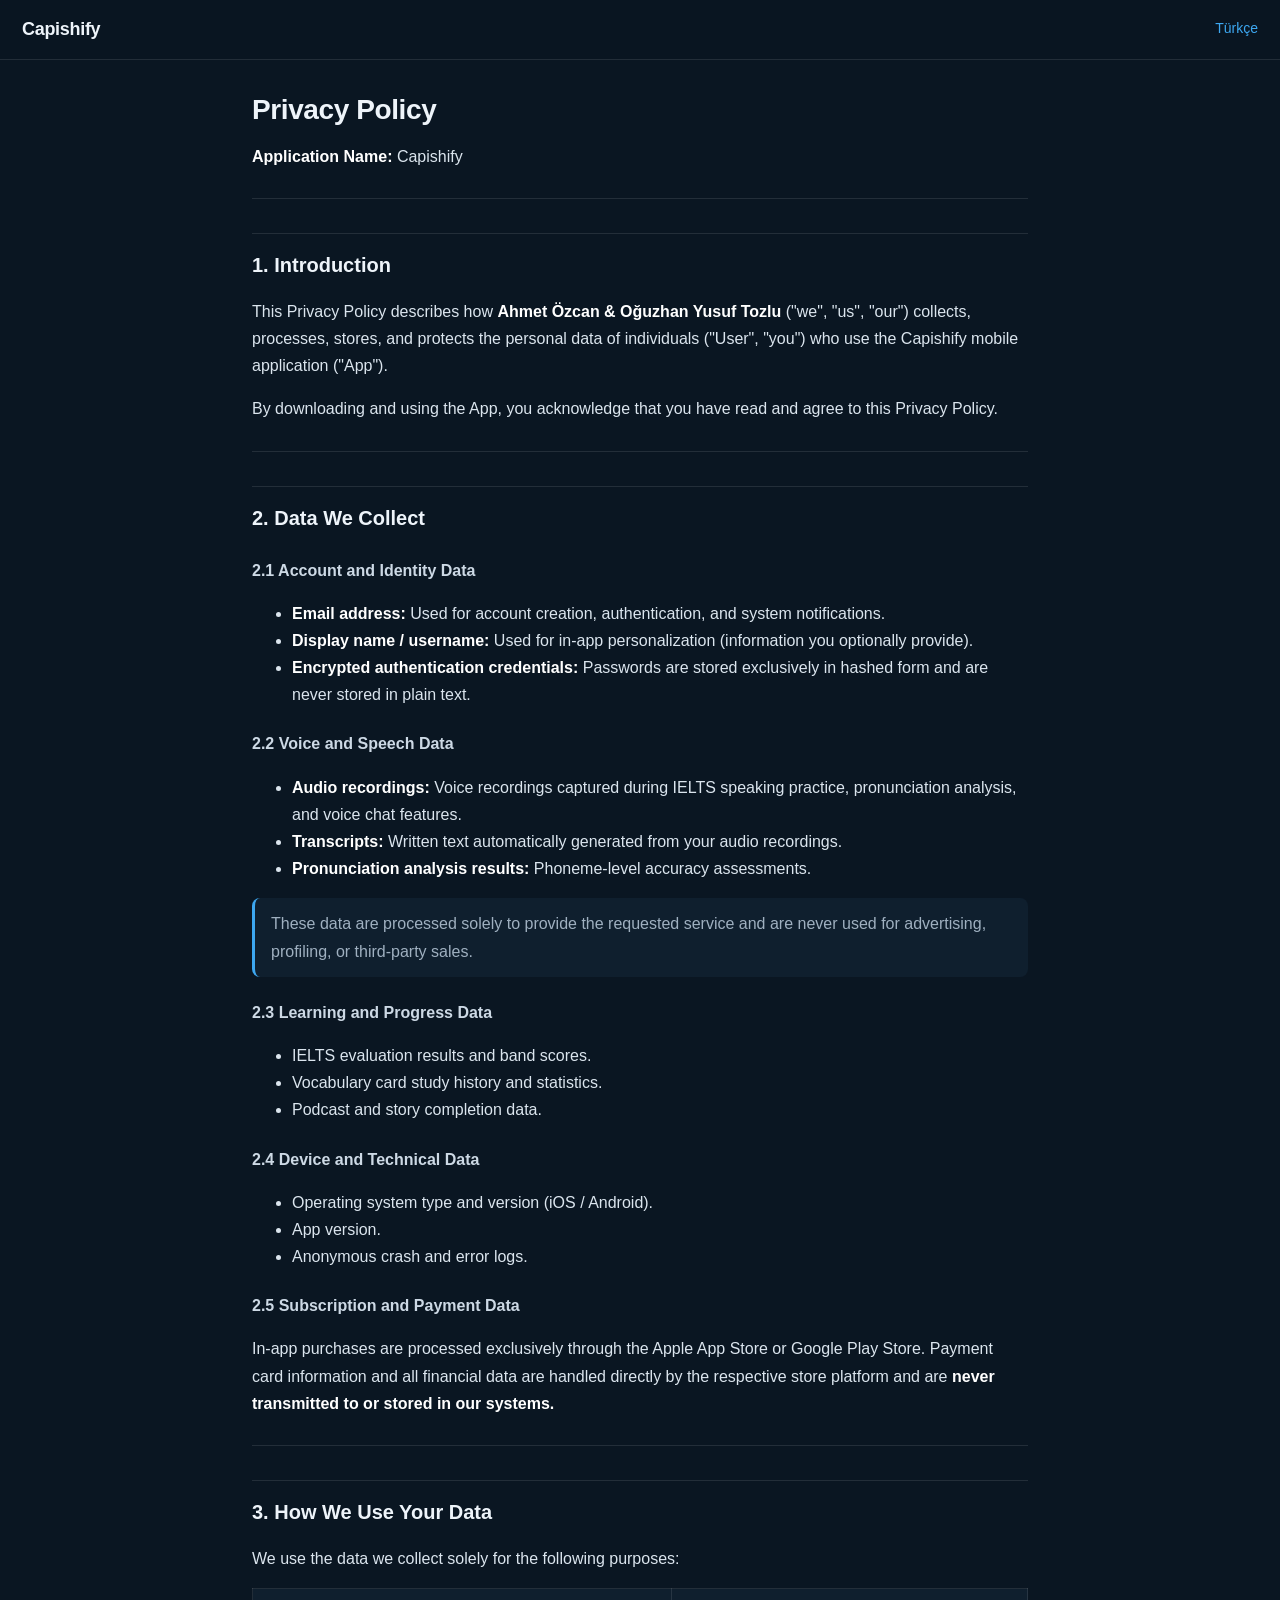
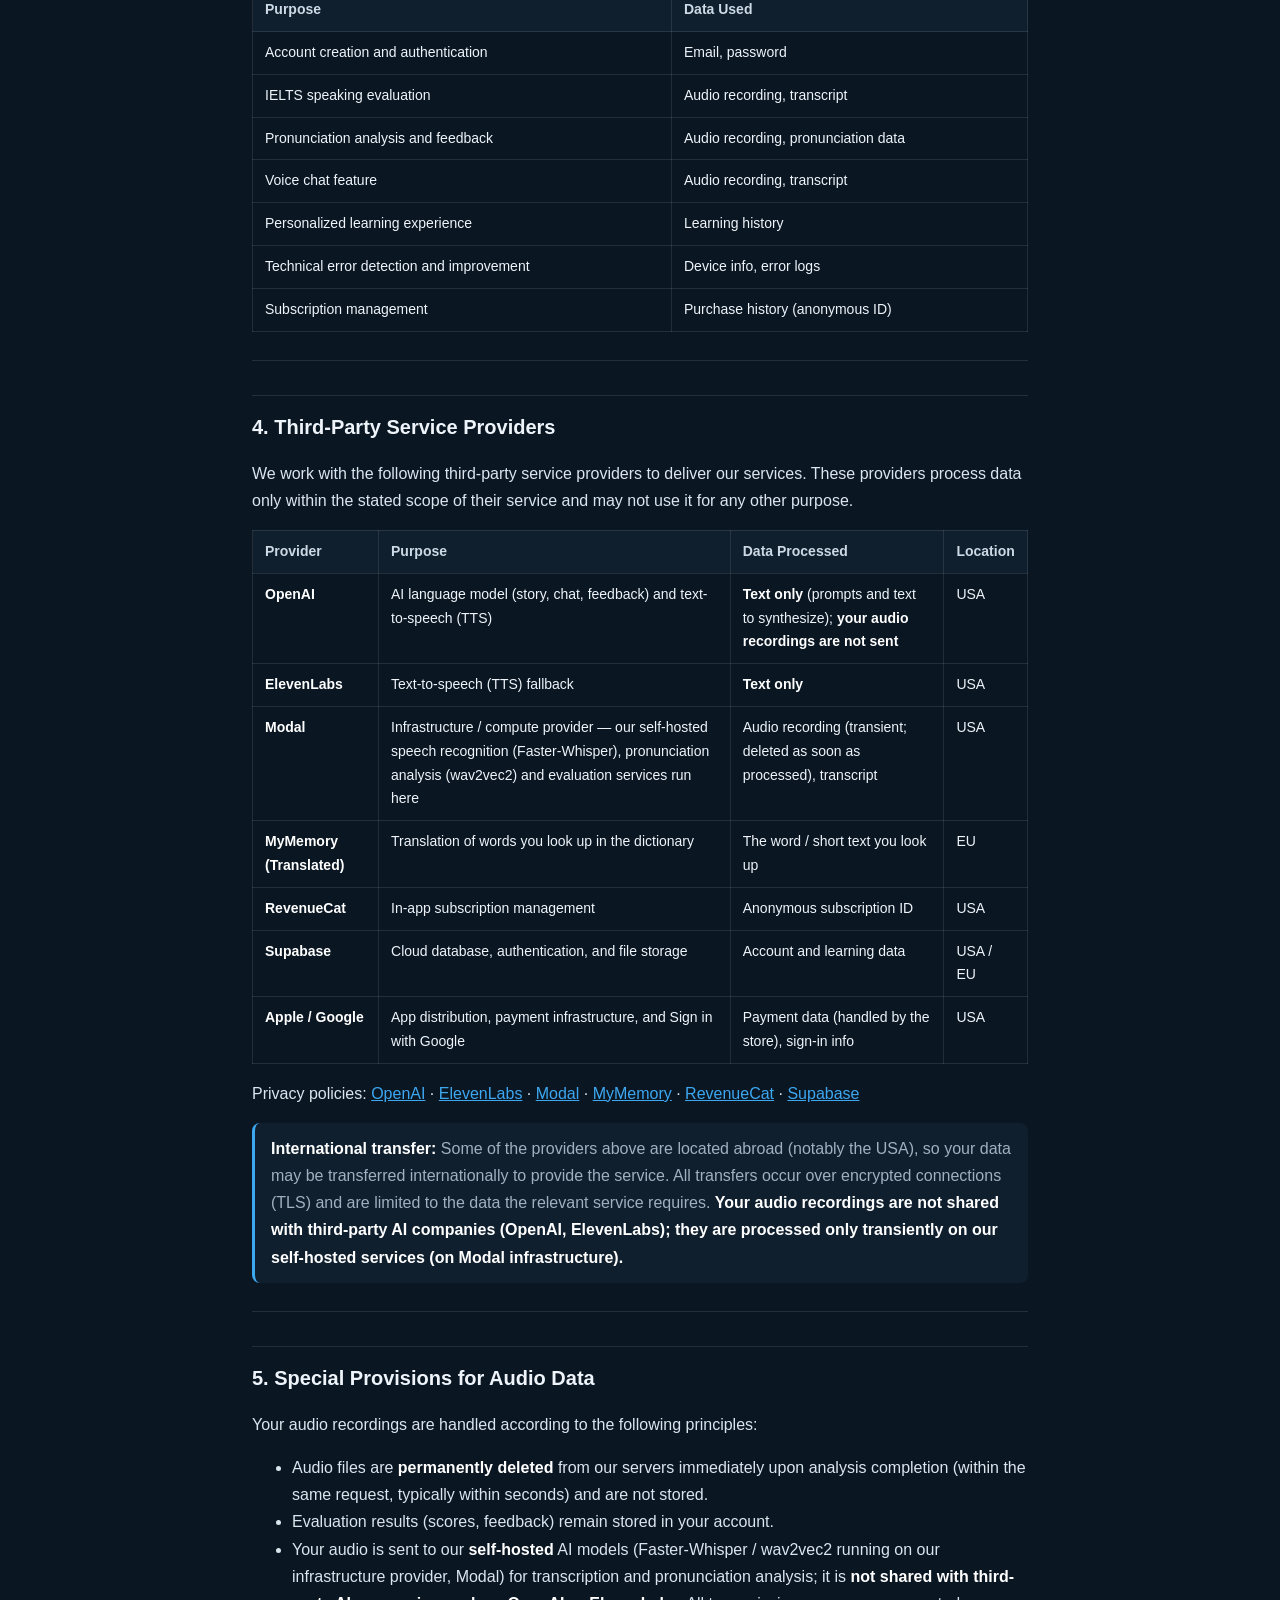
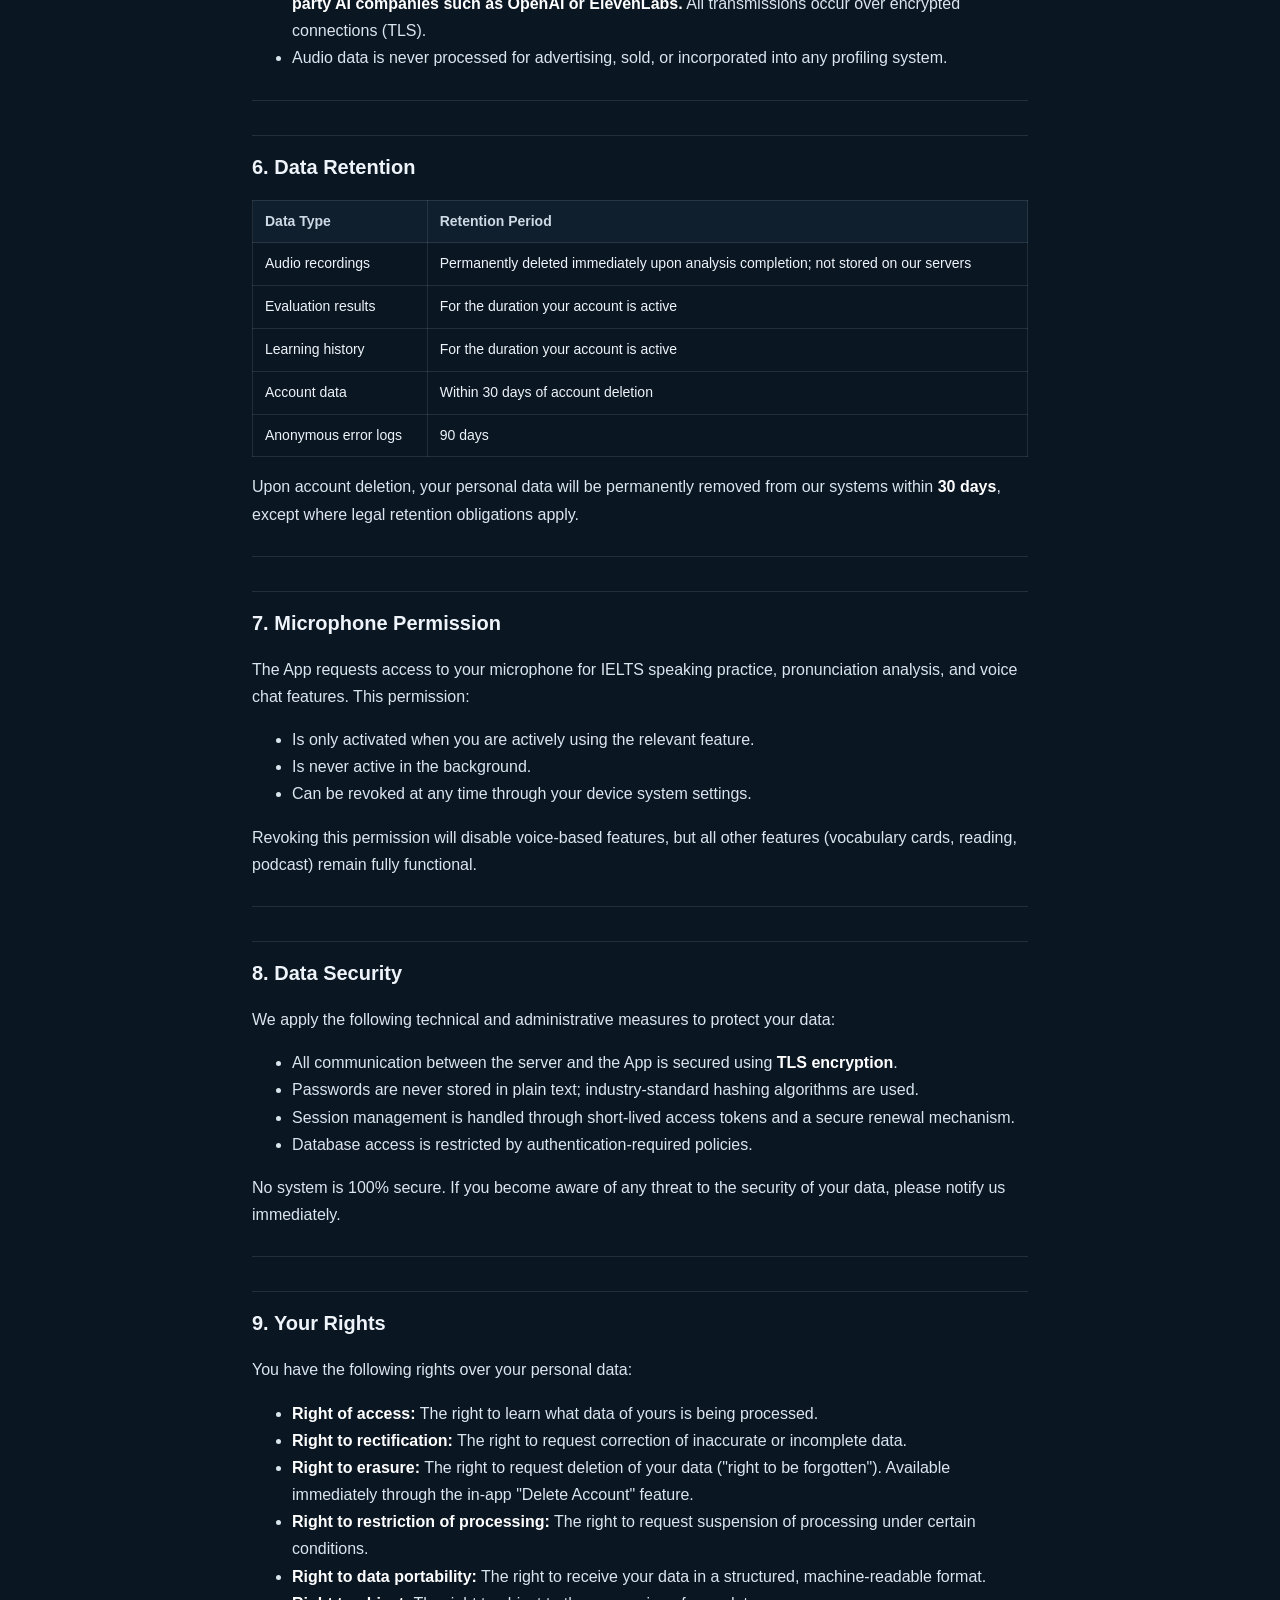
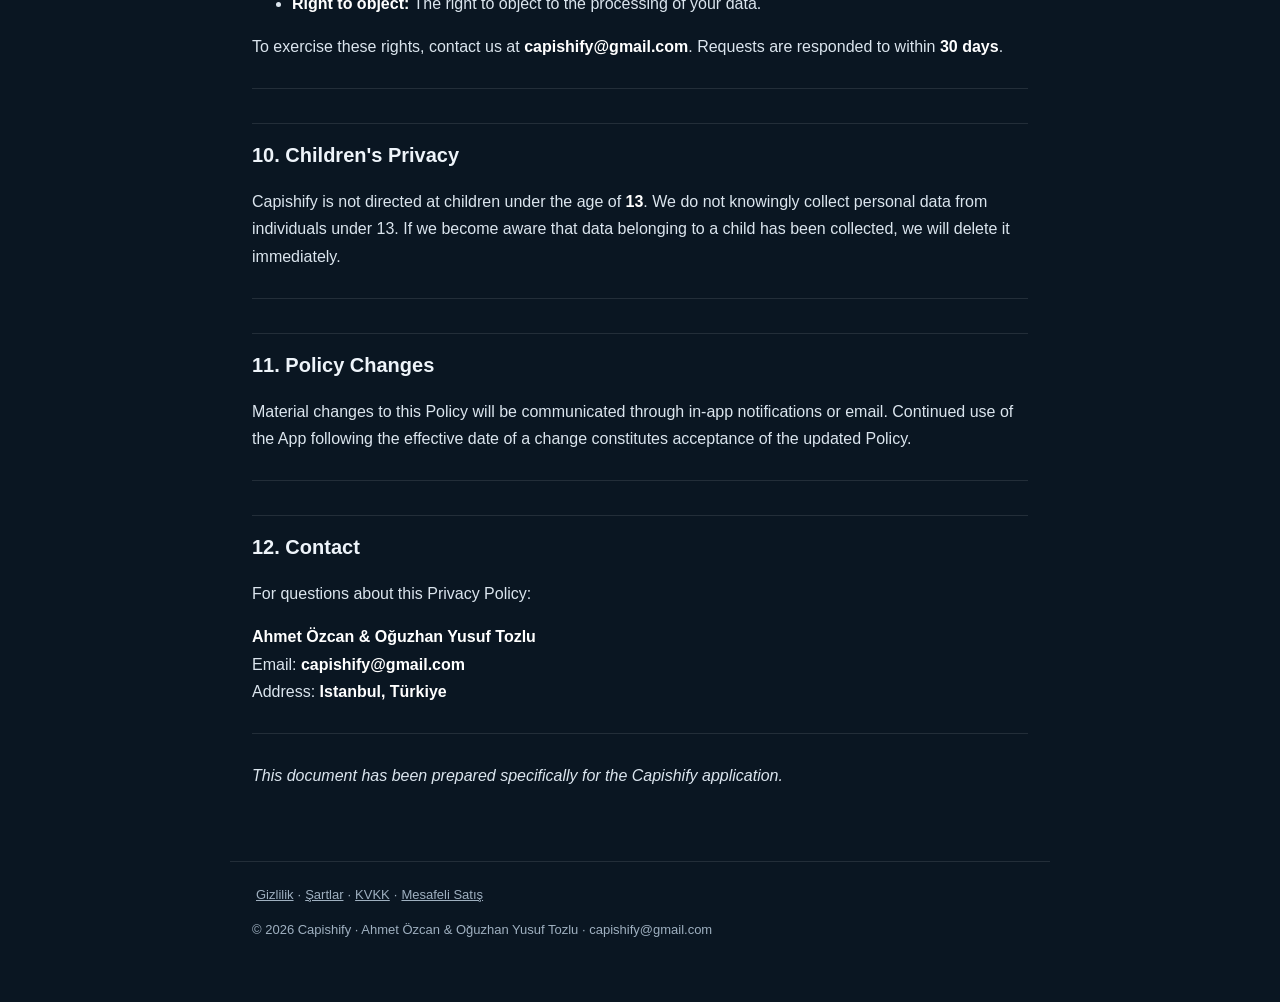
<file: privacy/en/index.html>
<!DOCTYPE html>
<html lang="en">
<head>
  <meta charset="utf-8" />
  <meta name="viewport" content="width=device-width, initial-scale=1" />
  <title>Privacy Policy — Capishify</title>
  <link rel="stylesheet" href="/style.css" />
</head>
<body>
  <header class="site-header">
    <a class="brand" href="/">Capishify</a>
    <a class="lang-toggle" href="/privacy/">Türkçe</a>
  </header>
  <main class="doc">
<h1>Privacy Policy</h1>
<p><strong>Application Name:</strong> Capishify</p>
<hr />
<h2>1. Introduction</h2>
<p>This Privacy Policy describes how <strong>Ahmet Özcan &amp; Oğuzhan Yusuf Tozlu</strong> ("we", "us", "our") collects, processes, stores, and protects the personal data of individuals ("User", "you") who use the Capishify mobile application ("App").</p>
<p>By downloading and using the App, you acknowledge that you have read and agree to this Privacy Policy.</p>
<hr />
<h2>2. Data We Collect</h2>
<h3>2.1 Account and Identity Data</h3>
<ul>
<li><strong>Email address:</strong> Used for account creation, authentication, and system notifications.</li>
<li><strong>Display name / username:</strong> Used for in-app personalization (information you optionally provide).</li>
<li><strong>Encrypted authentication credentials:</strong> Passwords are stored exclusively in hashed form and are never stored in plain text.</li>
</ul>
<h3>2.2 Voice and Speech Data</h3>
<ul>
<li><strong>Audio recordings:</strong> Voice recordings captured during IELTS speaking practice, pronunciation analysis, and voice chat features.</li>
<li><strong>Transcripts:</strong> Written text automatically generated from your audio recordings.</li>
<li><strong>Pronunciation analysis results:</strong> Phoneme-level accuracy assessments.</li>
</ul>
<blockquote>These data are processed solely to provide the requested service and are never used for advertising, profiling, or third-party sales.</blockquote>
<h3>2.3 Learning and Progress Data</h3>
<ul>
<li>IELTS evaluation results and band scores.</li>
<li>Vocabulary card study history and statistics.</li>
<li>Podcast and story completion data.</li>
</ul>
<h3>2.4 Device and Technical Data</h3>
<ul>
<li>Operating system type and version (iOS / Android).</li>
<li>App version.</li>
<li>Anonymous crash and error logs.</li>
</ul>
<h3>2.5 Subscription and Payment Data</h3>
<p>In-app purchases are processed exclusively through the Apple App Store or Google Play Store. Payment card information and all financial data are handled directly by the respective store platform and are <strong>never transmitted to or stored in our systems.</strong></p>
<hr />
<h2>3. How We Use Your Data</h2>
<p>We use the data we collect solely for the following purposes:</p>
<table>
<thead>
<tr><th>Purpose</th><th>Data Used</th></tr>
</thead>
<tbody>
<tr><td>Account creation and authentication</td><td>Email, password</td></tr>
<tr><td>IELTS speaking evaluation</td><td>Audio recording, transcript</td></tr>
<tr><td>Pronunciation analysis and feedback</td><td>Audio recording, pronunciation data</td></tr>
<tr><td>Voice chat feature</td><td>Audio recording, transcript</td></tr>
<tr><td>Personalized learning experience</td><td>Learning history</td></tr>
<tr><td>Technical error detection and improvement</td><td>Device info, error logs</td></tr>
<tr><td>Subscription management</td><td>Purchase history (anonymous ID)</td></tr>
</tbody>
</table>
<hr />
<h2>4. Third-Party Service Providers</h2>
<p>We work with the following third-party service providers to deliver our services. These providers process data only within the stated scope of their service and may not use it for any other purpose.</p>
<table>
<thead>
<tr><th>Provider</th><th>Purpose</th><th>Data Processed</th><th>Location</th></tr>
</thead>
<tbody>
<tr><td><strong>OpenAI</strong></td><td>AI language model (story, chat, feedback) and text-to-speech (TTS)</td><td><strong>Text only</strong> (prompts and text to synthesize); <strong>your audio recordings are not sent</strong></td><td>USA</td></tr>
<tr><td><strong>ElevenLabs</strong></td><td>Text-to-speech (TTS) fallback</td><td><strong>Text only</strong></td><td>USA</td></tr>
<tr><td><strong>Modal</strong></td><td>Infrastructure / compute provider — our self-hosted speech recognition (Faster-Whisper), pronunciation analysis (wav2vec2) and evaluation services run here</td><td>Audio recording (transient; deleted as soon as processed), transcript</td><td>USA</td></tr>
<tr><td><strong>MyMemory (Translated)</strong></td><td>Translation of words you look up in the dictionary</td><td>The word / short text you look up</td><td>EU</td></tr>
<tr><td><strong>RevenueCat</strong></td><td>In-app subscription management</td><td>Anonymous subscription ID</td><td>USA</td></tr>
<tr><td><strong>Supabase</strong></td><td>Cloud database, authentication, and file storage</td><td>Account and learning data</td><td>USA / EU</td></tr>
<tr><td><strong>Apple / Google</strong></td><td>App distribution, payment infrastructure, and Sign in with Google</td><td>Payment data (handled by the store), sign-in info</td><td>USA</td></tr>
</tbody>
</table>
<p>Privacy policies: <a href="https://openai.com/policies/privacy">OpenAI</a> · <a href="https://elevenlabs.io/privacy">ElevenLabs</a> · <a href="https://modal.com/legal/privacy">Modal</a> · <a href="https://mymemory.translated.net/doc/privacy.php">MyMemory</a> · <a href="https://www.revenuecat.com/privacy">RevenueCat</a> · <a href="https://supabase.com/privacy">Supabase</a></p>
<blockquote><strong>International transfer:</strong> Some of the providers above are located abroad (notably the USA), so your data may be transferred internationally to provide the service. All transfers occur over encrypted connections (TLS) and are limited to the data the relevant service requires. <strong>Your audio recordings are not shared with third-party AI companies (OpenAI, ElevenLabs); they are processed only transiently on our self-hosted services (on Modal infrastructure).</strong></blockquote>
<hr />
<h2>5. Special Provisions for Audio Data</h2>
<p>Your audio recordings are handled according to the following principles:</p>
<ul>
<li>Audio files are <strong>permanently deleted</strong> from our servers immediately upon analysis completion (within the same request, typically within seconds) and are not stored.</li>
<li>Evaluation results (scores, feedback) remain stored in your account.</li>
<li>Your audio is sent to our <strong>self-hosted</strong> AI models (Faster-Whisper / wav2vec2 running on our infrastructure provider, Modal) for transcription and pronunciation analysis; it is <strong>not shared with third-party AI companies such as OpenAI or ElevenLabs.</strong> All transmissions occur over encrypted connections (TLS).</li>
<li>Audio data is never processed for advertising, sold, or incorporated into any profiling system.</li>
</ul>
<hr />
<h2>6. Data Retention</h2>
<table>
<thead>
<tr><th>Data Type</th><th>Retention Period</th></tr>
</thead>
<tbody>
<tr><td>Audio recordings</td><td>Permanently deleted immediately upon analysis completion; not stored on our servers</td></tr>
<tr><td>Evaluation results</td><td>For the duration your account is active</td></tr>
<tr><td>Learning history</td><td>For the duration your account is active</td></tr>
<tr><td>Account data</td><td>Within 30 days of account deletion</td></tr>
<tr><td>Anonymous error logs</td><td>90 days</td></tr>
</tbody>
</table>
<p>Upon account deletion, your personal data will be permanently removed from our systems within <strong>30 days</strong>, except where legal retention obligations apply.</p>
<hr />
<h2>7. Microphone Permission</h2>
<p>The App requests access to your microphone for IELTS speaking practice, pronunciation analysis, and voice chat features. This permission:</p>
<ul>
<li>Is only activated when you are actively using the relevant feature.</li>
<li>Is never active in the background.</li>
<li>Can be revoked at any time through your device system settings.</li>
</ul>
<p>Revoking this permission will disable voice-based features, but all other features (vocabulary cards, reading, podcast) remain fully functional.</p>
<hr />
<h2>8. Data Security</h2>
<p>We apply the following technical and administrative measures to protect your data:</p>
<ul>
<li>All communication between the server and the App is secured using <strong>TLS encryption</strong>.</li>
<li>Passwords are never stored in plain text; industry-standard hashing algorithms are used.</li>
<li>Session management is handled through short-lived access tokens and a secure renewal mechanism.</li>
<li>Database access is restricted by authentication-required policies.</li>
</ul>
<p>No system is 100% secure. If you become aware of any threat to the security of your data, please notify us immediately.</p>
<hr />
<h2>9. Your Rights</h2>
<p>You have the following rights over your personal data:</p>
<ul>
<li><strong>Right of access:</strong> The right to learn what data of yours is being processed.</li>
<li><strong>Right to rectification:</strong> The right to request correction of inaccurate or incomplete data.</li>
<li><strong>Right to erasure:</strong> The right to request deletion of your data ("right to be forgotten"). Available immediately through the in-app "Delete Account" feature.</li>
<li><strong>Right to restriction of processing:</strong> The right to request suspension of processing under certain conditions.</li>
<li><strong>Right to data portability:</strong> The right to receive your data in a structured, machine-readable format.</li>
<li><strong>Right to object:</strong> The right to object to the processing of your data.</li>
</ul>
<p>To exercise these rights, contact us at <strong>capishify@gmail.com</strong>. Requests are responded to within <strong>30 days</strong>.</p>
<hr />
<h2>10. Children's Privacy</h2>
<p>Capishify is not directed at children under the age of <strong>13</strong>. We do not knowingly collect personal data from individuals under 13. If we become aware that data belonging to a child has been collected, we will delete it immediately.</p>
<hr />
<h2>11. Policy Changes</h2>
<p>Material changes to this Policy will be communicated through in-app notifications or email. Continued use of the App following the effective date of a change constitutes acceptance of the updated Policy.</p>
<hr />
<h2>12. Contact</h2>
<p>For questions about this Privacy Policy:</p>
<p><strong>Ahmet Özcan &amp; Oğuzhan Yusuf Tozlu</strong><br />
Email: <strong>capishify@gmail.com</strong><br />
Address: <strong>Istanbul, Türkiye</strong></p>
<hr />
<p><em>This document has been prepared specifically for the Capishify application.</em></p>
  </main>
  <footer class="site-footer">
    <a href="/privacy/">Gizlilik</a>·<a href="/terms/">Şartlar</a>·<a href="/kvkk/">KVKK</a>·<a href="/mesafeli-satis/">Mesafeli Satış</a>
    <p>© 2026 Capishify · Ahmet Özcan &amp; Oğuzhan Yusuf Tozlu · capishify@gmail.com</p>
  </footer>
</body>
</html>
</file>
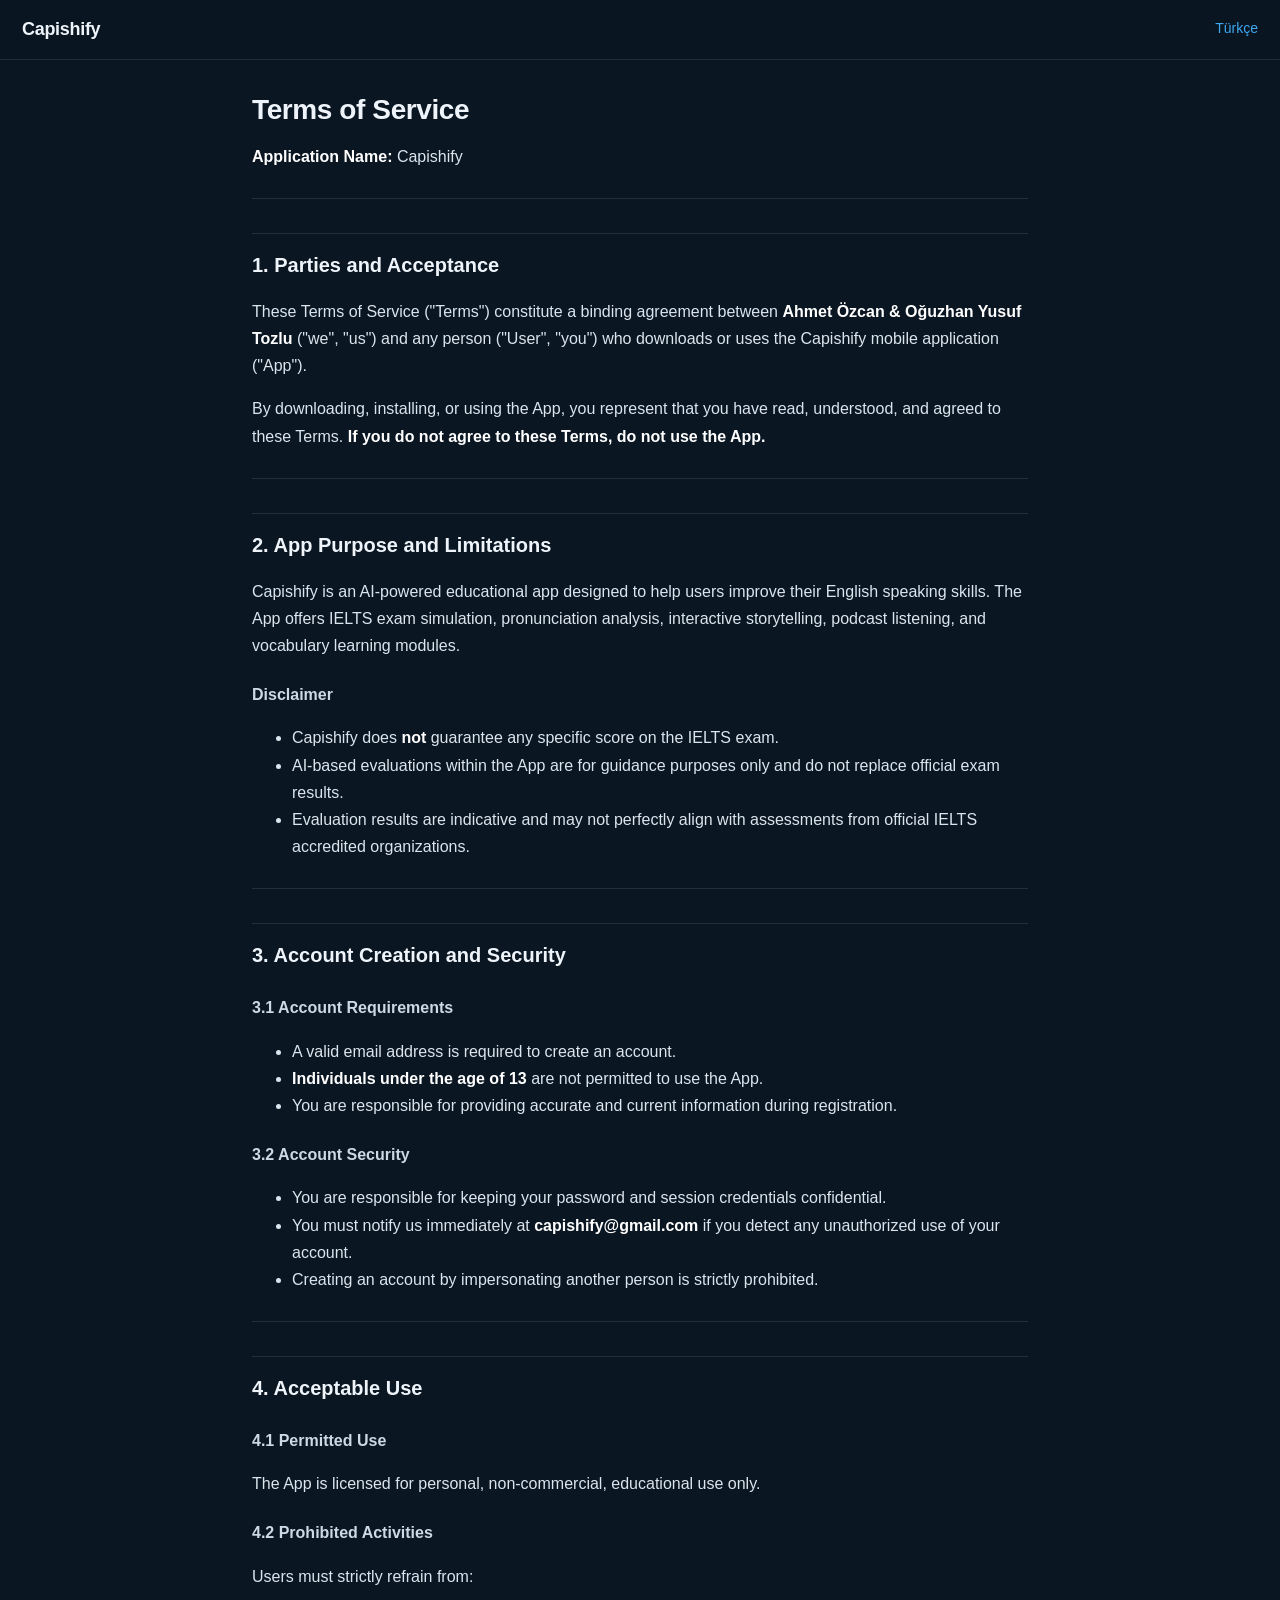
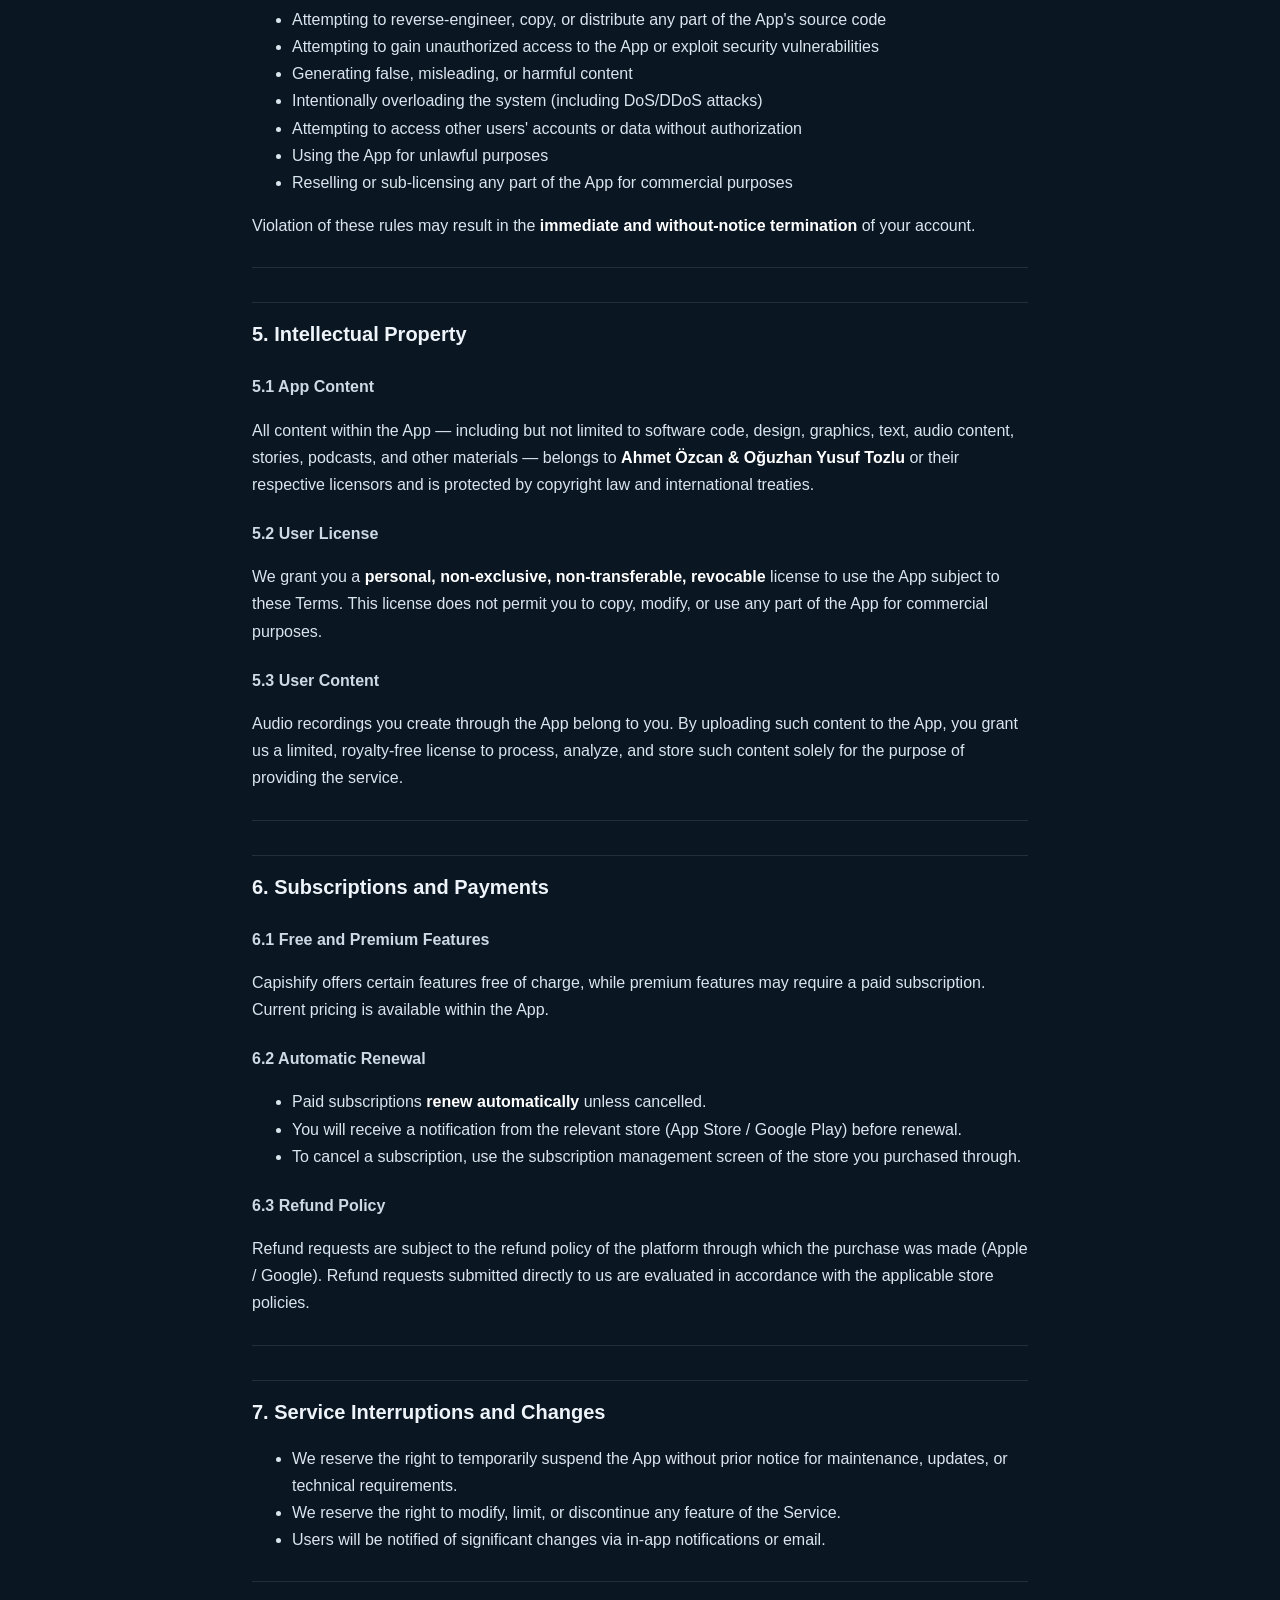
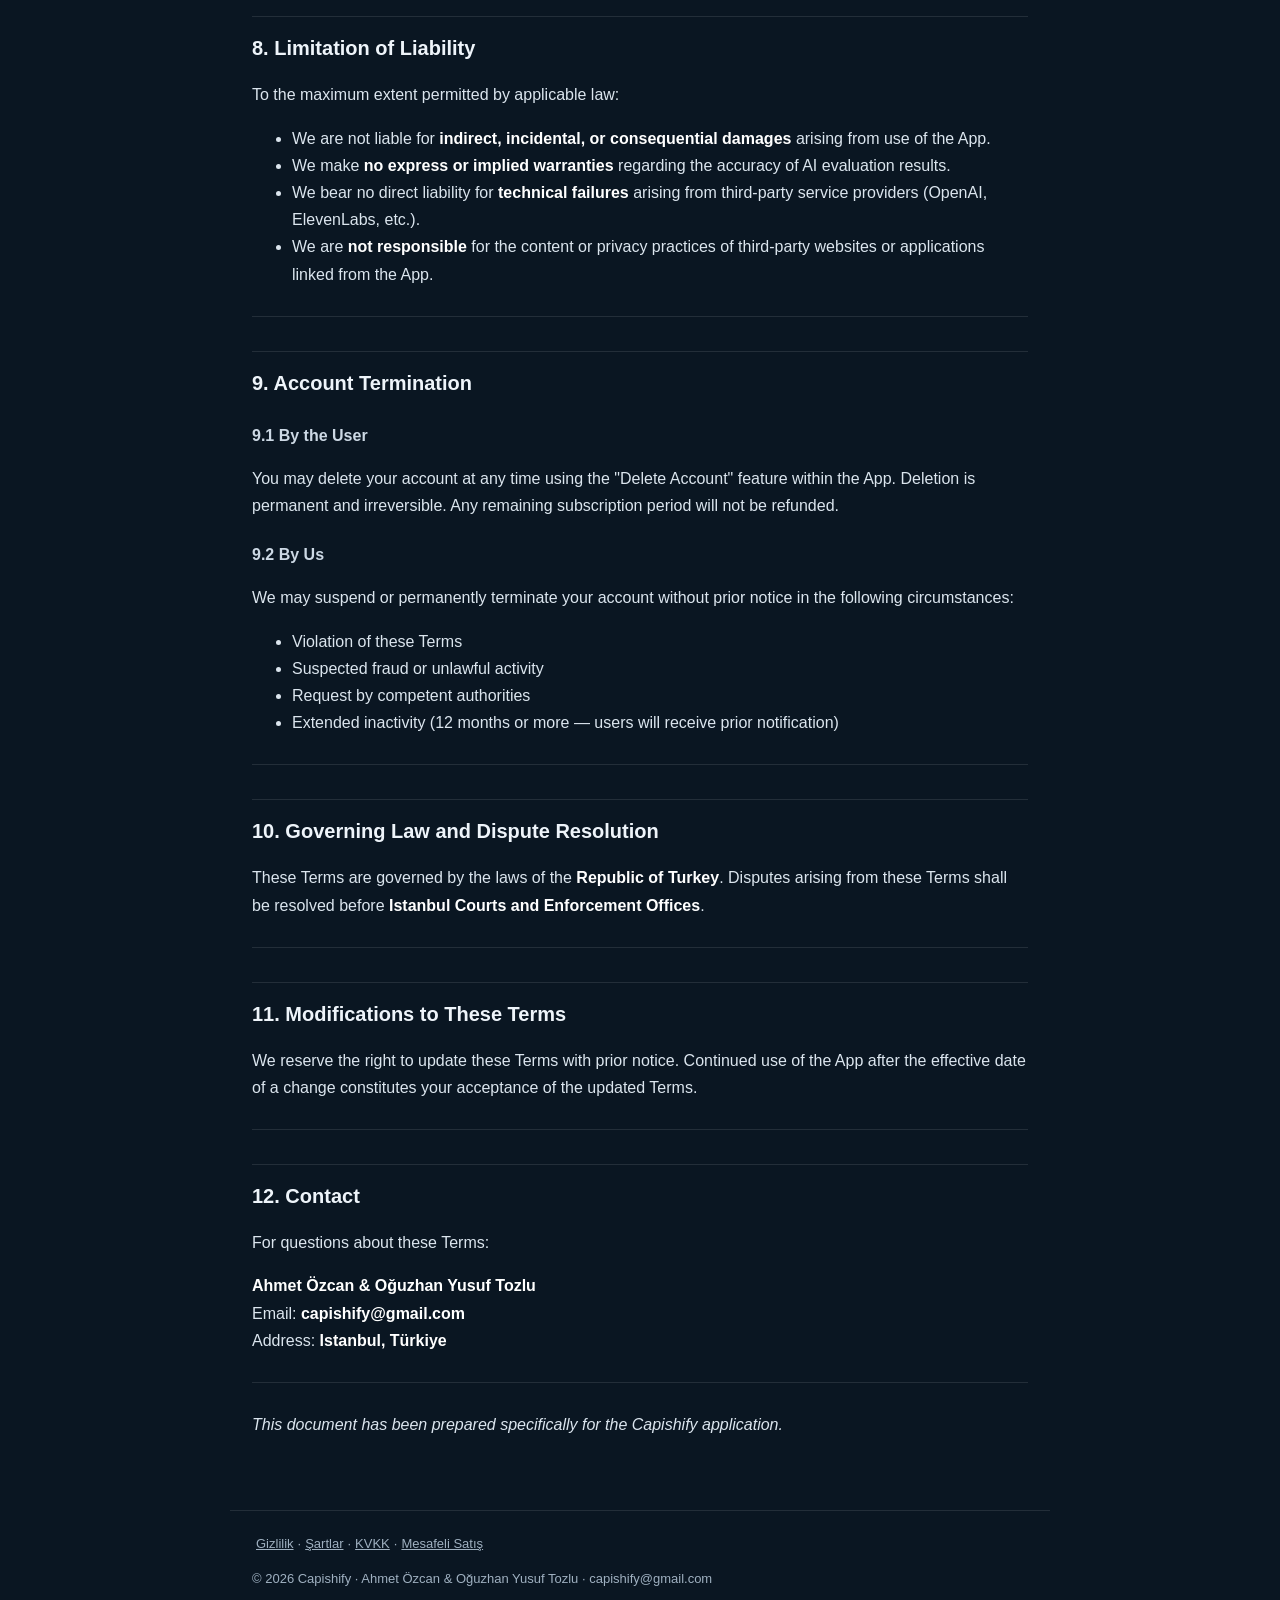
<file: terms/en/index.html>
<!DOCTYPE html>
<html lang="en">
<head>
  <meta charset="utf-8" />
  <meta name="viewport" content="width=device-width, initial-scale=1" />
  <title>Terms of Service — Capishify</title>
  <link rel="stylesheet" href="/style.css" />
</head>
<body>
  <header class="site-header">
    <a class="brand" href="/">Capishify</a>
    <a class="lang-toggle" href="/terms/">Türkçe</a>
  </header>
  <main class="doc">
<h1>Terms of Service</h1>
<p><strong>Application Name:</strong> Capishify</p>
<hr />
<h2>1. Parties and Acceptance</h2>
<p>These Terms of Service ("Terms") constitute a binding agreement between <strong>Ahmet Özcan &amp; Oğuzhan Yusuf Tozlu</strong> ("we", "us") and any person ("User", "you") who downloads or uses the Capishify mobile application ("App").</p>
<p>By downloading, installing, or using the App, you represent that you have read, understood, and agreed to these Terms. <strong>If you do not agree to these Terms, do not use the App.</strong></p>
<hr />
<h2>2. App Purpose and Limitations</h2>
<p>Capishify is an AI-powered educational app designed to help users improve their English speaking skills. The App offers IELTS exam simulation, pronunciation analysis, interactive storytelling, podcast listening, and vocabulary learning modules.</p>
<h3>Disclaimer</h3>
<ul>
<li>Capishify does <strong>not</strong> guarantee any specific score on the IELTS exam.</li>
<li>AI-based evaluations within the App are for guidance purposes only and do not replace official exam results.</li>
<li>Evaluation results are indicative and may not perfectly align with assessments from official IELTS accredited organizations.</li>
</ul>
<hr />
<h2>3. Account Creation and Security</h2>
<h3>3.1 Account Requirements</h3>
<ul>
<li>A valid email address is required to create an account.</li>
<li><strong>Individuals under the age of 13</strong> are not permitted to use the App.</li>
<li>You are responsible for providing accurate and current information during registration.</li>
</ul>
<h3>3.2 Account Security</h3>
<ul>
<li>You are responsible for keeping your password and session credentials confidential.</li>
<li>You must notify us immediately at <strong>capishify@gmail.com</strong> if you detect any unauthorized use of your account.</li>
<li>Creating an account by impersonating another person is strictly prohibited.</li>
</ul>
<hr />
<h2>4. Acceptable Use</h2>
<h3>4.1 Permitted Use</h3>
<p>The App is licensed for personal, non-commercial, educational use only.</p>
<h3>4.2 Prohibited Activities</h3>
<p>Users must strictly refrain from:</p>
<ul>
<li>Attempting to reverse-engineer, copy, or distribute any part of the App's source code</li>
<li>Attempting to gain unauthorized access to the App or exploit security vulnerabilities</li>
<li>Generating false, misleading, or harmful content</li>
<li>Intentionally overloading the system (including DoS/DDoS attacks)</li>
<li>Attempting to access other users' accounts or data without authorization</li>
<li>Using the App for unlawful purposes</li>
<li>Reselling or sub-licensing any part of the App for commercial purposes</li>
</ul>
<p>Violation of these rules may result in the <strong>immediate and without-notice termination</strong> of your account.</p>
<hr />
<h2>5. Intellectual Property</h2>
<h3>5.1 App Content</h3>
<p>All content within the App — including but not limited to software code, design, graphics, text, audio content, stories, podcasts, and other materials — belongs to <strong>Ahmet Özcan &amp; Oğuzhan Yusuf Tozlu</strong> or their respective licensors and is protected by copyright law and international treaties.</p>
<h3>5.2 User License</h3>
<p>We grant you a <strong>personal, non-exclusive, non-transferable, revocable</strong> license to use the App subject to these Terms. This license does not permit you to copy, modify, or use any part of the App for commercial purposes.</p>
<h3>5.3 User Content</h3>
<p>Audio recordings you create through the App belong to you. By uploading such content to the App, you grant us a limited, royalty-free license to process, analyze, and store such content solely for the purpose of providing the service.</p>
<hr />
<h2>6. Subscriptions and Payments</h2>
<h3>6.1 Free and Premium Features</h3>
<p>Capishify offers certain features free of charge, while premium features may require a paid subscription. Current pricing is available within the App.</p>
<h3>6.2 Automatic Renewal</h3>
<ul>
<li>Paid subscriptions <strong>renew automatically</strong> unless cancelled.</li>
<li>You will receive a notification from the relevant store (App Store / Google Play) before renewal.</li>
<li>To cancel a subscription, use the subscription management screen of the store you purchased through.</li>
</ul>
<h3>6.3 Refund Policy</h3>
<p>Refund requests are subject to the refund policy of the platform through which the purchase was made (Apple / Google). Refund requests submitted directly to us are evaluated in accordance with the applicable store policies.</p>
<hr />
<h2>7. Service Interruptions and Changes</h2>
<ul>
<li>We reserve the right to temporarily suspend the App without prior notice for maintenance, updates, or technical requirements.</li>
<li>We reserve the right to modify, limit, or discontinue any feature of the Service.</li>
<li>Users will be notified of significant changes via in-app notifications or email.</li>
</ul>
<hr />
<h2>8. Limitation of Liability</h2>
<p>To the maximum extent permitted by applicable law:</p>
<ul>
<li>We are not liable for <strong>indirect, incidental, or consequential damages</strong> arising from use of the App.</li>
<li>We make <strong>no express or implied warranties</strong> regarding the accuracy of AI evaluation results.</li>
<li>We bear no direct liability for <strong>technical failures</strong> arising from third-party service providers (OpenAI, ElevenLabs, etc.).</li>
<li>We are <strong>not responsible</strong> for the content or privacy practices of third-party websites or applications linked from the App.</li>
</ul>
<hr />
<h2>9. Account Termination</h2>
<h3>9.1 By the User</h3>
<p>You may delete your account at any time using the "Delete Account" feature within the App. Deletion is permanent and irreversible. Any remaining subscription period will not be refunded.</p>
<h3>9.2 By Us</h3>
<p>We may suspend or permanently terminate your account without prior notice in the following circumstances:</p>
<ul>
<li>Violation of these Terms</li>
<li>Suspected fraud or unlawful activity</li>
<li>Request by competent authorities</li>
<li>Extended inactivity (12 months or more — users will receive prior notification)</li>
</ul>
<hr />
<h2>10. Governing Law and Dispute Resolution</h2>
<p>These Terms are governed by the laws of the <strong>Republic of Turkey</strong>. Disputes arising from these Terms shall be resolved before <strong>Istanbul Courts and Enforcement Offices</strong>.</p>
<hr />
<h2>11. Modifications to These Terms</h2>
<p>We reserve the right to update these Terms with prior notice. Continued use of the App after the effective date of a change constitutes your acceptance of the updated Terms.</p>
<hr />
<h2>12. Contact</h2>
<p>For questions about these Terms:</p>
<p><strong>Ahmet Özcan &amp; Oğuzhan Yusuf Tozlu</strong><br />
Email: <strong>capishify@gmail.com</strong><br />
Address: <strong>Istanbul, Türkiye</strong></p>
<hr />
<p><em>This document has been prepared specifically for the Capishify application.</em></p>
  </main>
  <footer class="site-footer">
    <a href="/privacy/">Gizlilik</a>·<a href="/terms/">Şartlar</a>·<a href="/kvkk/">KVKK</a>·<a href="/mesafeli-satis/">Mesafeli Satış</a>
    <p>© 2026 Capishify · Ahmet Özcan &amp; Oğuzhan Yusuf Tozlu · capishify@gmail.com</p>
  </footer>
</body>
</html>
</file>
<file: style.css>
:root {
  --bg: #0a1622;
  --bg2: #0f1f2e;
  --text: #eef4fa;
  --dim: #9fb0c0;
  --accent: #3da7f0;
  --border: rgba(255, 255, 255, 0.10);
}
* { box-sizing: border-box; }
body {
  margin: 0;
  background: var(--bg);
  color: var(--text);
  font: 16px/1.7 -apple-system, "Segoe UI", Roboto, Helvetica, Arial, sans-serif;
}
a { color: var(--accent); }

.site-header {
  display: flex;
  justify-content: space-between;
  align-items: center;
  gap: 12px;
  padding: 14px 22px;
  border-bottom: 1px solid var(--border);
  position: sticky;
  top: 0;
  background: rgba(10, 22, 34, 0.92);
  backdrop-filter: blur(8px);
}
.brand {
  font-weight: 800;
  font-size: 18px;
  color: var(--text);
  text-decoration: none;
  letter-spacing: -0.3px;
}
.lang-toggle { font-size: 14px; color: var(--accent); text-decoration: none; }

main.doc { max-width: 820px; margin: 0 auto; padding: 32px 22px 56px; }
.doc h1 { font-size: 28px; line-height: 1.25; margin: 0 0 10px; letter-spacing: -0.4px; }
.doc h2 {
  font-size: 20px;
  margin: 34px 0 10px;
  padding-top: 14px;
  border-top: 1px solid var(--border);
}
.doc h3 { font-size: 16px; margin: 22px 0 8px; color: #cdd9e5; }
.doc p, .doc li { color: #dbe5ee; }
.doc strong { color: #fff; }
.doc blockquote {
  margin: 16px 0;
  padding: 12px 16px;
  background: var(--bg2);
  border-left: 3px solid var(--accent);
  border-radius: 8px;
  color: var(--dim);
}
.doc table { width: 100%; border-collapse: collapse; margin: 16px 0; font-size: 14px; }
.doc th, .doc td { border: 1px solid var(--border); padding: 9px 12px; text-align: left; vertical-align: top; }
.doc th { background: var(--bg2); color: #cdd9e5; }
.doc hr { border: 0; border-top: 1px solid var(--border); margin: 28px 0; }
.doc code { background: var(--bg2); padding: 2px 6px; border-radius: 5px; font-size: 14px; }

.site-footer {
  max-width: 820px;
  margin: 0 auto;
  padding: 22px 22px 48px;
  border-top: 1px solid var(--border);
  color: var(--dim);
  font-size: 13px;
}
.site-footer a { color: var(--dim); margin: 0 4px; }

@media (max-width: 600px) {
  main.doc { padding: 22px 16px 44px; }
  .doc h1 { font-size: 24px; }
  .doc table { font-size: 13px; }
}
</file>
